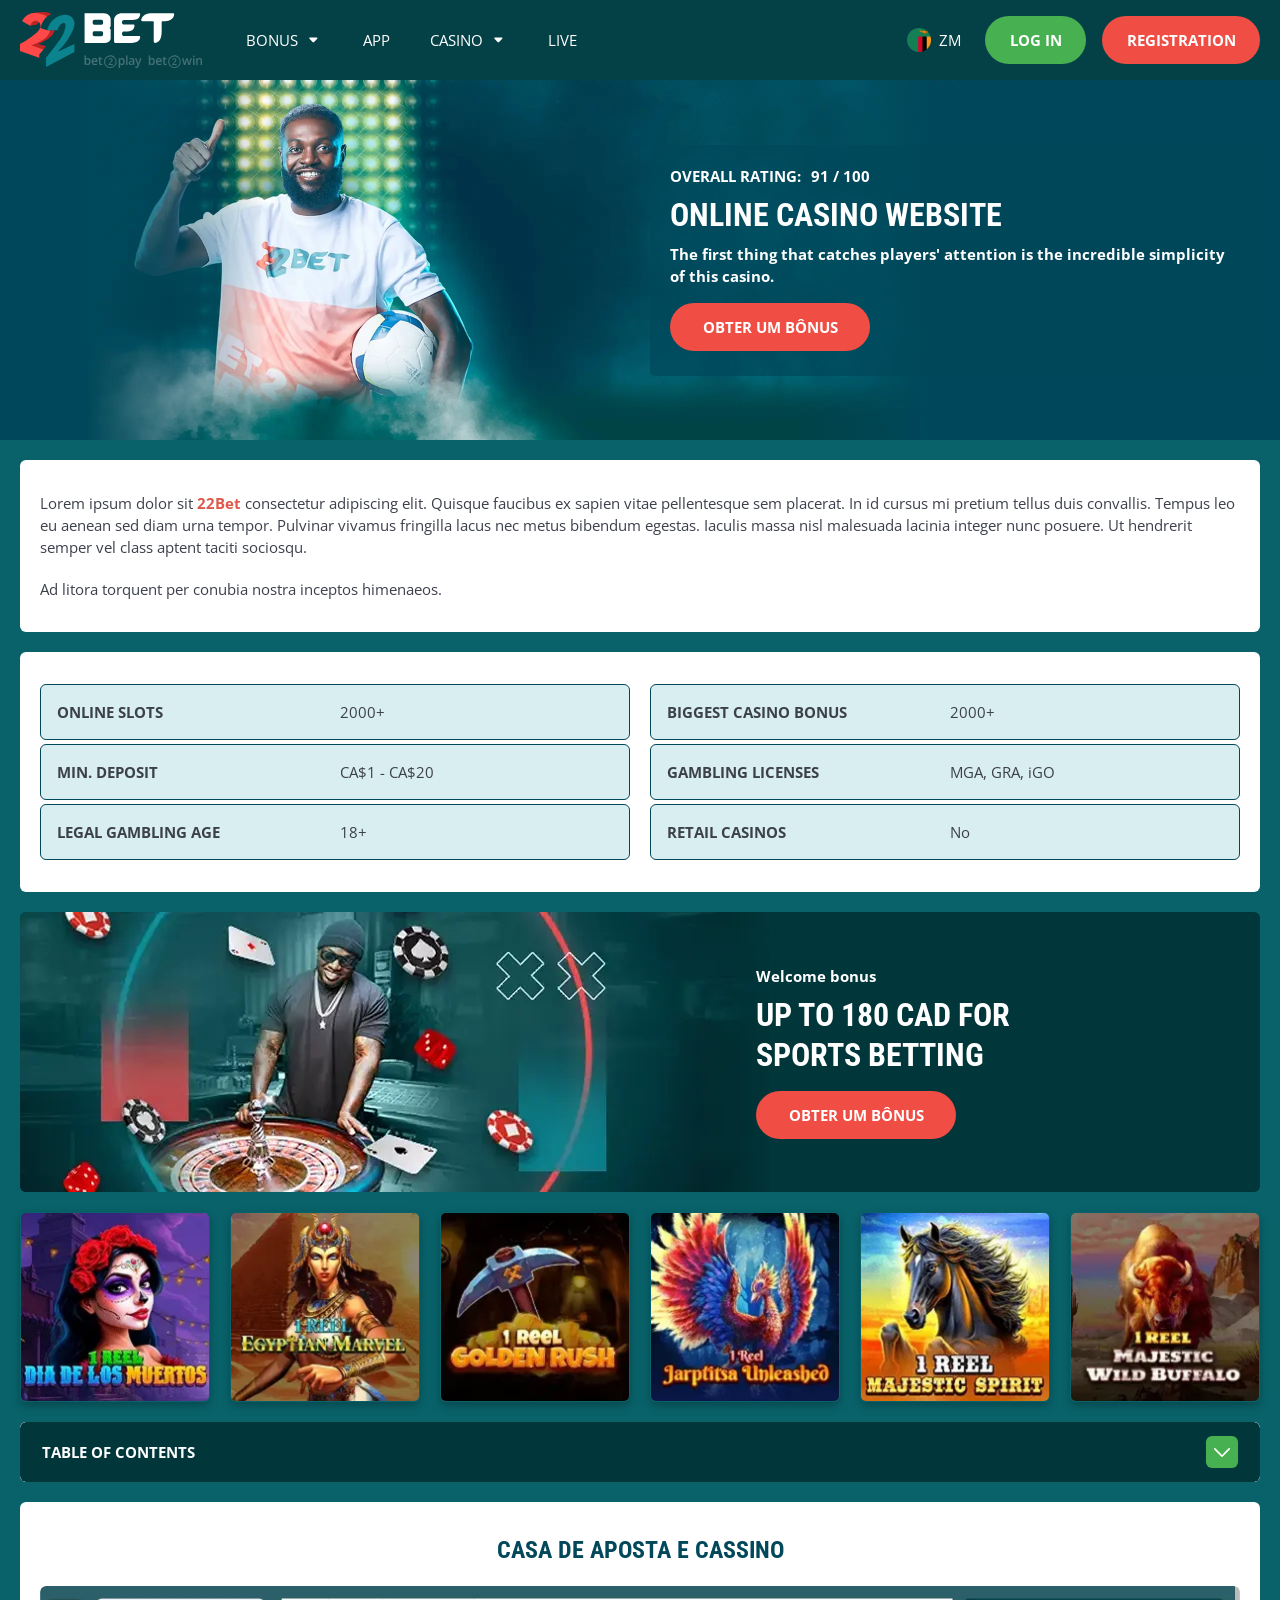
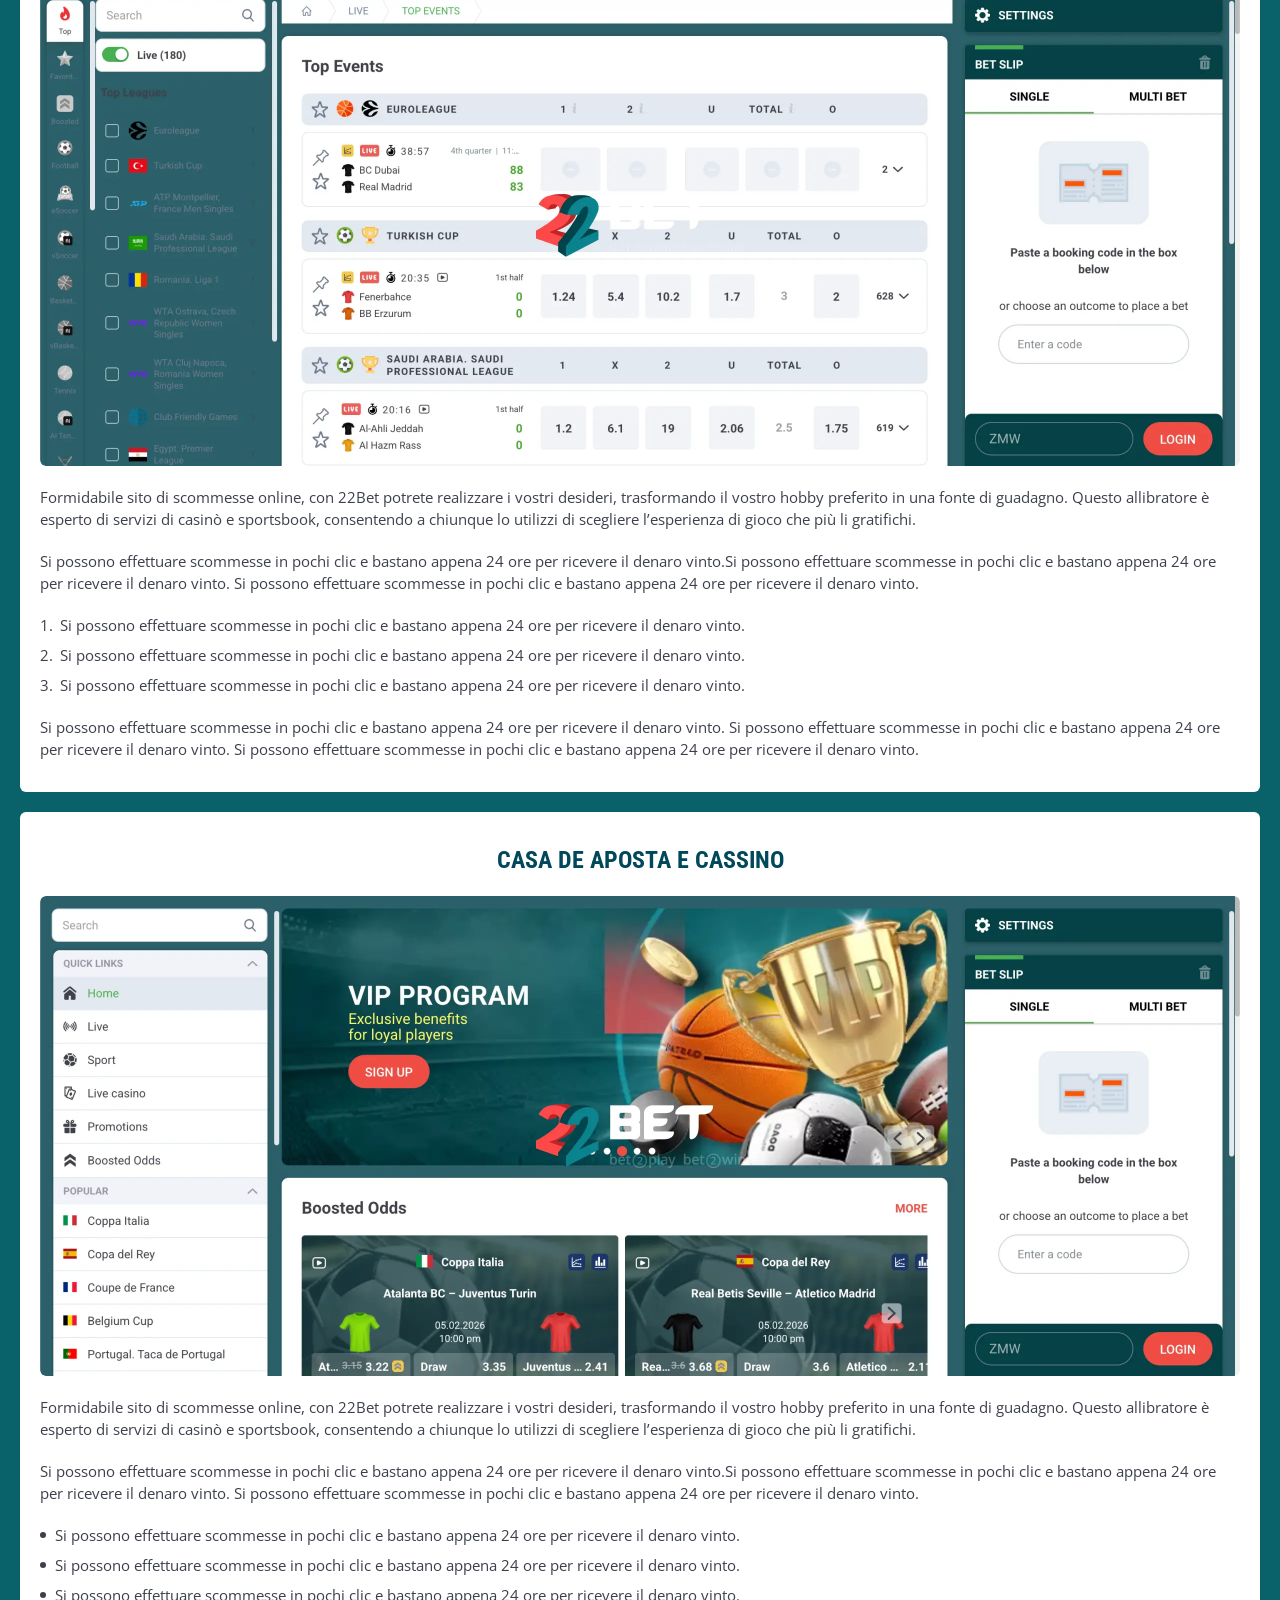
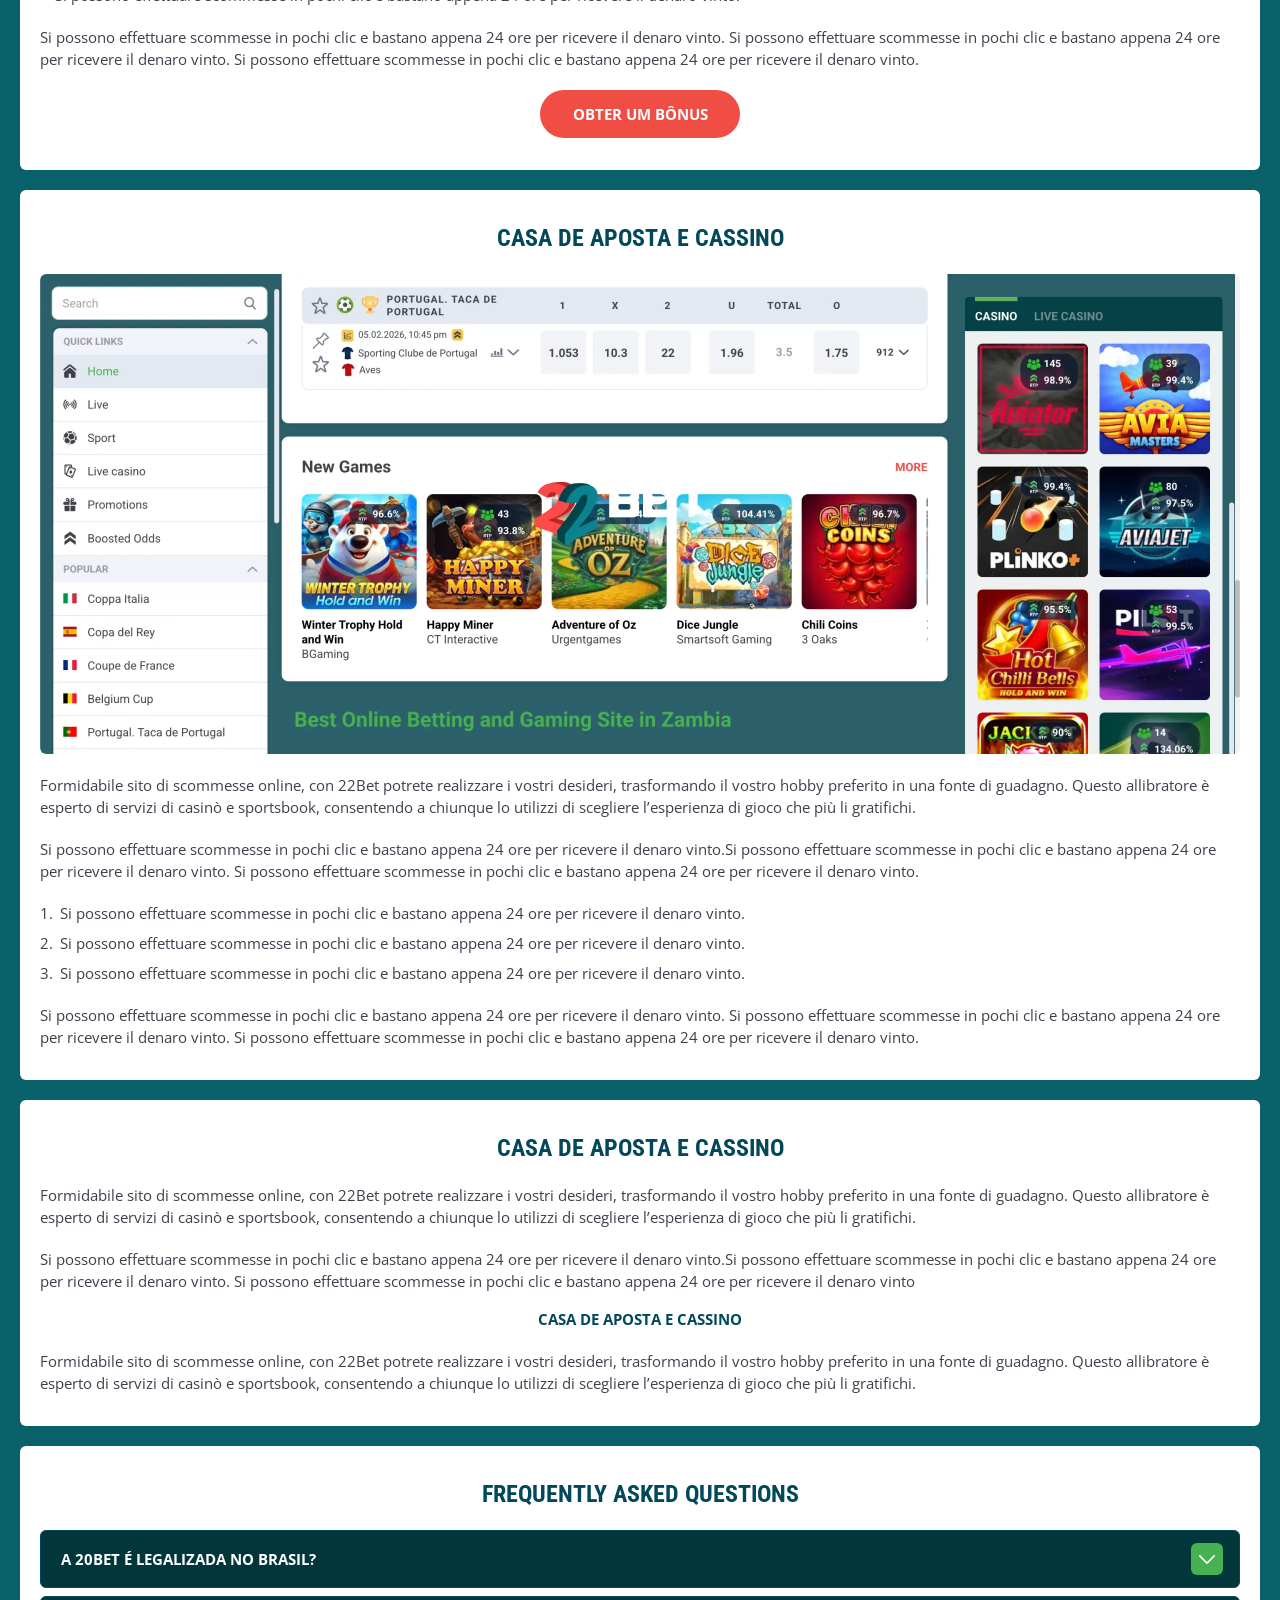
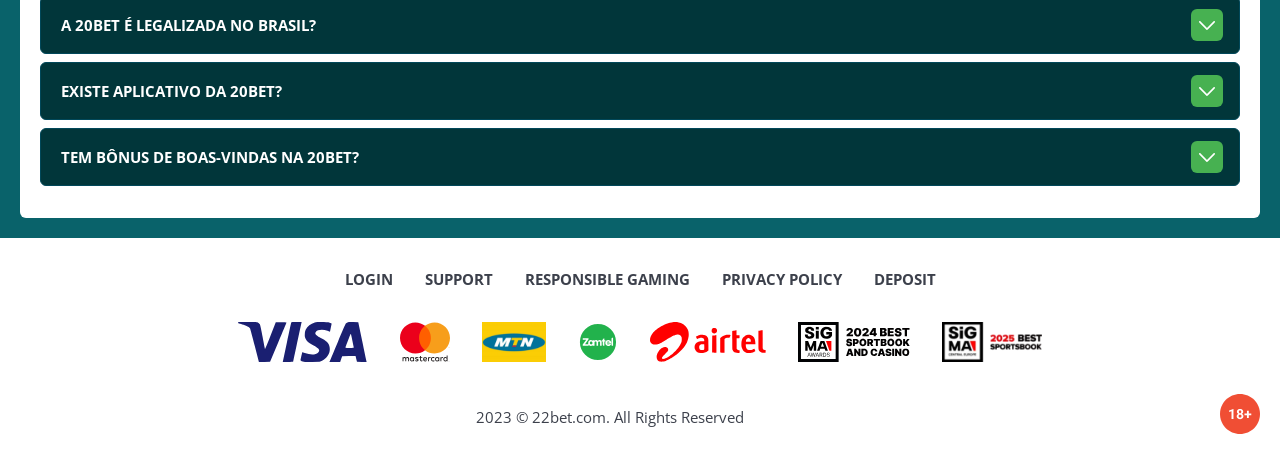
<file: index.html>
<!DOCTYPE html>
<html lang="zm">
  <head>
    <meta charset="UTF-8" />
   
    <meta name="viewport" content="width=device-width, initial-scale=1.0" />
    <title>22Bet </title>
    <meta name="description" content />
    <meta property="og:site_name" content />
    <meta property="og:title" content />
    <meta property="og:type" content="website" />
    <meta property="og:url" content />
    <meta property="og:image" content />
    <meta property="og:image:alt" content />
    <meta property="og:locale" content="zm" />
    <meta property="og:description" content />
    <link rel="preconnect" href="https://fonts.googleapis.com" />
    <link rel="preconnect" href="https://fonts.gstatic.com" crossorigin="anonymous" />
   <link href="https://fonts.googleapis.com/css2?family=Open+Sans:ital,wght@0,300..800;1,300..800&display=swap" rel="stylesheet">
<link href="https://fonts.googleapis.com/css?family=Roboto+Condensed&display=swap" rel="stylesheet">

   <link rel="stylesheet" href="./css/reset.css" />
    <link rel="stylesheet" href="./css/main.css" />
    <link rel="stylesheet" href="./css/media.css"/>
    <link rel="icon" href="./images/Group.png" type="image/x-icon"/>
    <script
    src="https://code.jquery.com/jquery-3.6.1.min.js"
    integrity="sha256-o88AwQnZB+VDvE9tvIXrMQaPlFFSUTR+nldQm1LuPXQ="
    crossorigin="anonymous"
  ></script>
  </head>
  <body>
    <header class="header">
      <section class="content header__content">
        <a href="./index.html" class="logo header__logo"
          ><img src="./images/logo.svg" alt="logo" title
        /></a>
        <button class="header__btn-menu" >
          <svg width="16px" height="16px" viewBox="0 0 16 16" xmlns="http://www.w3.org/2000/svg">
              <rect y="0" width="16" height="3" rx="1.5"></rect>
              <rect y="6.5" width="16" height="3" rx="1.5"></rect>
              <rect y="13" width="16" height="3" rx="1.5"></rect>
            </svg>
        </button>

          <nav class="menu header__menu">
            <ul class="header__menu-list">
                
              <li class="" >
              <div class="header__menu-wrapper">
                <div class="js-button-expander js-button-expander--menu" >
                <a href="./bonus.html" >
                <span>Bonus</span>
              </a>
              </div>
              <div class="header__menu-wrap js-expand-content js-expand-content--menu">
                <ul >
                  <li>
                    <a href="./freeSpins.html">
                    <span>Free Spins</span>
                  </a></li>
                  <li><a href="./promoCode.html">
                    <span>Promo Code</span>
                  </a>
                </li>
                  <li><a href="./welcomeBonus.html">
                    <span>Welcome Bonus</span>
                  </a>
                </li>
                <li><a href="./vip.html">
                    <span>VIP</span>
                  </a>
                </li>
                </ul>
              </div>
              </div>
               <a href="./bonus.html" class="header__menu-item">
                <span>Bonus</span>
              </a>
            </li>
              <li>
                <a href="./app.html">
                 App
                </a>
              </li>
              
              <li class="">
              <div class="header__menu-wrapper">
                <div class="js-button-expander js-button-expander--menu" >
                <a href="./casino.html" >
                <span> Casino</span>
              </a>
              </div>
              <div class="header__menu-wrap js-expand-content js-expand-content--menu">
                <ul >
                  <li>
                    <a href="./slots.html">
                    <span>Slots</span>
                  </a></li>
                 
                </ul>
              </div>
              </div>
               <a href="./casino.html" class="header__menu-item">
                <span>Casino</span>
              </a>
            </li>
               <li>
                <a href="./live.html">
               Live
                </a>
              </li>
              <li>
                    <a href="./freeSpins.html">
                    <span>Free Spins</span>
                  </a></li>
                  <li><a href="./promoCode.html">
                    <span>Promo Code</span>
                  </a>
                </li>
                  <li><a href="./welcomeBonus.html">
                    <span>Welcome Bonus</span>
                  </a>
                </li>
                <li><a href="./vip.html">
                    <span>VIP</span>
                  </a>
                </li>
             <li>
                    <a href="./slots.html">
                    <span>Slots</span>
                  </a></li>
             
             
            </ul>
            <div class="header__button header__button-menu " >
              <a href="#" class="button  button__login-menu">log in</a>
              <a href="#" class="button button__menu">registration</a>
            </div>
           
          </nav>
           <a href="" class="header__flag">
                <span><img src="./images/flag.png" alt="flag" title /></span>
                <span>zm</span>
              </a>
            <a href="#" class="button button__login">log in</a>
            <a href="#" class="button button__singup">registration</a>
            <!-- <div id="clock" class="header__time">00:00</div> -->
           
      </section>
    </header>
     <main class="main home main-page">
        <section class=" hero hero__page">
           
            <div class="background">
              <img src="./images/main/bg-main.webp" alt="hero" title />
              
            </div>
            <div class="hero__wrapper">
              <div class="hero__data">
                <div class="hero__rating" >
                  <p>Overall Rating:</p>
                 
                  <span >
                    <span >91</span>
                  <span>/</span> 
                  <span >100</span>
                  
                  </span>
                </div>
                <h1 class="title general hero__title">
                 Online Casino Website
                </h1>
                <p class="hero__text">The first thing that catches players' attention is the incredible simplicity of this casino.</p>
                <a href="#" class="button  hero__button">Obter um Bônus</a>
               
              </div>
             
            </div>
          </section>
      <section class="main__wrap main__wrap-page">
       
       <section class="content__wrapper content__wrapper-page">

         
        
       
          <section class="content article">
            <p>
             Lorem ipsum dolor sit <a href="#">22Bet</a> consectetur adipiscing elit. Quisque faucibus ex sapien vitae pellentesque sem placerat. In id cursus mi pretium tellus duis convallis. Tempus leo eu aenean sed diam urna tempor. Pulvinar vivamus fringilla lacus nec metus bibendum egestas. Iaculis massa nisl malesuada lacinia integer nunc posuere. Ut hendrerit semper vel class aptent taciti sociosqu.
            </p>
            <p>
             Ad litora torquent per conubia nostra inceptos himenaeos.
            </p>
          </section>
         
            <section class="content features">
           
              <table class="features__table">
               <tbody class="features__group">
                 
                   <tr>
                   <td>Online slots</td>
                   <td>2000+</td>
                  </tr>
                  <tr>
                   <td>Biggest casino bonus</td>
                   <td>2000+</td>
                  </tr>
                  <tr>
                   <td>Min. deposit</td>
                   <td>CA$1 - CA$20</td>
                  </tr>
              
                     <tr>
                     <td>Gambling licenses</td>
                     <td>MGA, GRA, iGO</td>
                   </tr>
                   <tr>
                     <td>Legal gambling age</td>
                     <td>18+</td>
                   </tr>
                   <tr>
                     <td>Retail casinos</td>
                     <td>No</td>
                   </tr>
                
               </tbody>
             </table>
            
         
           </section>  
             <section class="content banner">
            <div class="background  ">
<!--               
              <img src="./images/main/banner-main.webp" alt="banner" title />  -->
              <div class="background__decor  ">
              
              <img src="./images/main/decor-bannerMain.webp" alt="banner" title /> 
             
            </div>
            </div>
            <div class="banner__info">
              <p class="banner__subtitle">Welcome bonus</p>
              <h2 class="title high banner__title-main">
                  
               up to 180 CAD
for sports betting
              </h2>
            
              <a href="#" class="button banner__button">Obter um Bônus</a>
            </div>
          </section>
           <section class="content casino">
           
              <ul class="casino__list">
                <li class="casino__item">
                    <div class="casino__wrapper">
                      <img class="casino__img" src="./images/main/card-main1.webp" alt="" title>
                    <div class="casino__hover casino__hover-live">
                        
                        <div class="casino-box">
                            
                        <a href="#" class="button  casino__buttons">Play now</a>
                        </div>
                    </div>
                    </div>
                    
                </li>
                <li class="casino__item">
                  <div class="casino__wrapper">
                    <img class="casino__img" src="./images/main/card-main2.webp" alt="" title>
                <div class="casino__hover casino__hover-live">
                      
                        <div class="casino-box">
                            
                        <a href="#" class="button  casino__buttons">Play now</a>
                        </div>
                    </div>
                  </div>
                 
              </li>
              <li class="casino__item">
                <div class="casino__wrapper">
                  <img class="casino__img" src="./images/main/card-main3.webp" alt="" title>
               <div class="casino__hover casino__hover-live">
                        
                        <div class="casino-box">
                            
                        <a href="#" class="button  casino__buttons">Play now</a>
                        </div>
                    </div>
               
            </li>
             <li class="casino__item">
                <div class="casino__wrapper">
                  <img class="casino__img" src="./images/main/card-main4.webp" alt="" title>
               <div class="casino__hover casino__hover-live">
                        
                        <div class="casino-box">
                            
                        <a href="#" class="button  casino__buttons">Play now</a>
                        </div>
                    </div>
               
            </li>
             <li class="casino__item">
                <div class="casino__wrapper">
                  <img class="casino__img" src="./images/main/card-main5.webp" alt="" title>
               <div class="casino__hover casino__hover-live">
                        
                        <div class="casino-box">
                            
                        <a href="#" class="button  casino__buttons">Play now</a>
                        </div>
                    </div>
               
            </li>
            <li class="casino__item">
                <div class="casino__wrapper">
                  <img class="casino__img" src="./images/main/card-main6.webp" alt="" title>
               <div class="casino__hover casino__hover-live">
                        
                        <div class="casino-box">
                            
                        <a href="#" class="button  casino__buttons">Play now</a>
                        </div>
                    </div>
               
            </li>
    
      

              </ul>
         </section>
              <section class="content menu-review__content">
              

            
                <div class="menu__review-desk menu__review-content">Table of Contents</div>
                <ul class="menu__review menu__review-list">
                  <li><a href="#">Casa de Aposta e Cassino</a></li>
                    <li><a href="#">Casa de Aposta e Cassino</a></li>
                      <li><a href="#">Casa de Aposta e Cassino</a></li>
                        <li><a href="#">Casa de Aposta e Cassino</a></li>
                          <li><a href="#">Frequently Asked Questions</a></li>
                 
                </ul>
             
          
          </section>
          
        
          <section class="content article">
            <h2 class="title high article__title">Casa de Aposta e Cassino</h2>
             <div class="images">
              <img src="./images/main/image1-main.webp" alt="banner" title />
            </div>
            <p>
             Formidabile sito di scommesse online, con 22Bet potrete realizzare i vostri desideri, trasformando il vostro hobby preferito in una fonte di guadagno. Questo allibratore è esperto di servizi di casinò e sportsbook, consentendo a chiunque lo utilizzi di scegliere l’esperienza di gioco che più li gratifichi.
            </p>
            <p>
             Si possono effettuare scommesse in pochi clic e bastano appena 24 ore per ricevere il denaro vinto.Si possono effettuare scommesse in pochi clic e bastano appena 24 ore per ricevere il denaro vinto. Si possono effettuare scommesse in pochi clic e bastano appena 24 ore per ricevere il denaro vinto.
            </p>
           <ol>
              <li>Si possono effettuare scommesse in pochi clic e bastano appena 24 ore per ricevere il denaro vinto.</li>
              <li>Si possono effettuare scommesse in pochi clic e bastano appena 24 ore per ricevere il denaro vinto.</li>
              <li>Si possono effettuare scommesse in pochi clic e bastano appena 24 ore per ricevere il denaro vinto.</li>
            </ol>
            <p>Si possono effettuare scommesse in pochi clic e bastano appena 24 ore per ricevere il denaro vinto. Si possono effettuare scommesse in pochi clic e bastano appena 24 ore per ricevere il denaro vinto. Si possono effettuare scommesse in pochi clic e bastano appena 24 ore per ricevere il denaro vinto.</p>
          </section>
           <section class="content article">
            <h2 class="title high article__title">Casa de Aposta e Cassino</h2>
             <div class="images">
              <img src="./images/main/image2-main.webp" alt="banner" title />
            </div>
            <p>
             Formidabile sito di scommesse online, con 22Bet potrete realizzare i vostri desideri, trasformando il vostro hobby preferito in una fonte di guadagno. Questo allibratore è esperto di servizi di casinò e sportsbook, consentendo a chiunque lo utilizzi di scegliere l’esperienza di gioco che più li gratifichi.
            </p>
            <p>
             Si possono effettuare scommesse in pochi clic e bastano appena 24 ore per ricevere il denaro vinto.Si possono effettuare scommesse in pochi clic e bastano appena 24 ore per ricevere il denaro vinto. Si possono effettuare scommesse in pochi clic e bastano appena 24 ore per ricevere il denaro vinto.
            </p>
           <ul>
              <li>Si possono effettuare scommesse in pochi clic e bastano appena 24 ore per ricevere il denaro vinto.</li>
              <li>Si possono effettuare scommesse in pochi clic e bastano appena 24 ore per ricevere il denaro vinto.</li>
              <li>Si possono effettuare scommesse in pochi clic e bastano appena 24 ore per ricevere il denaro vinto.</li>
            </ul>
            <p>Si possono effettuare scommesse in pochi clic e bastano appena 24 ore per ricevere il denaro vinto. Si possono effettuare scommesse in pochi clic e bastano appena 24 ore per ricevere il denaro vinto. Si possono effettuare scommesse in pochi clic e bastano appena 24 ore per ricevere il denaro vinto.</p>
         <a href="#" class="button">Obter um Bônus</a>
          </section>
           <section class="content article">
            <h2 class="title high article__title">Casa de Aposta e Cassino</h2>
             <div class="images">
              <img src="./images/main/image3-main.webp" alt="banner" title />
            </div>
            <p>
             Formidabile sito di scommesse online, con 22Bet potrete realizzare i vostri desideri, trasformando il vostro hobby preferito in una fonte di guadagno. Questo allibratore è esperto di servizi di casinò e sportsbook, consentendo a chiunque lo utilizzi di scegliere l’esperienza di gioco che più li gratifichi.
            </p>
            <p>
             Si possono effettuare scommesse in pochi clic e bastano appena 24 ore per ricevere il denaro vinto.Si possono effettuare scommesse in pochi clic e bastano appena 24 ore per ricevere il denaro vinto. Si possono effettuare scommesse in pochi clic e bastano appena 24 ore per ricevere il denaro vinto.
            </p>
           <ol>
              <li>Si possono effettuare scommesse in pochi clic e bastano appena 24 ore per ricevere il denaro vinto.</li>
              <li>Si possono effettuare scommesse in pochi clic e bastano appena 24 ore per ricevere il denaro vinto.</li>
              <li>Si possono effettuare scommesse in pochi clic e bastano appena 24 ore per ricevere il denaro vinto.</li>
            </ol>
            <p>Si possono effettuare scommesse in pochi clic e bastano appena 24 ore per ricevere il denaro vinto. Si possono effettuare scommesse in pochi clic e bastano appena 24 ore per ricevere il denaro vinto. Si possono effettuare scommesse in pochi clic e bastano appena 24 ore per ricevere il denaro vinto.</p>
          </section>
           <section class="content article">
            <h2 class="title high article__title">Casa de Aposta e Cassino</h2>
            <p>Formidabile sito di scommesse online, con 22Bet potrete realizzare i vostri desideri, trasformando il vostro hobby preferito in una fonte di guadagno. Questo allibratore è esperto di servizi di casinò e sportsbook, consentendo a chiunque lo utilizzi di scegliere l’esperienza di gioco che più li gratifichi.</p>
            <p>Si possono effettuare scommesse in pochi clic e bastano appena 24 ore per ricevere il denaro vinto.Si possono effettuare scommesse in pochi clic e bastano appena 24 ore per ricevere il denaro vinto. Si possono effettuare scommesse in pochi clic e bastano appena 24 ore per ricevere il denaro vinto</p>
            <h3>Casa de Aposta e Cassino</h3>
            <p>Formidabile sito di scommesse online, con 22Bet potrete realizzare i vostri desideri, trasformando il vostro hobby preferito in una fonte di guadagno. Questo allibratore è esperto di servizi di casinò e sportsbook, consentendo a chiunque lo utilizzi di scegliere l’esperienza di gioco che più li gratifichi.</p>
           </section>

          <section class="content faq">
            <h2 class="title high faq__title">Frequently Asked Questions</h2>
            <ul class="faq__list " >
              <li class="faq__item"  >
                <h3 class="title medium faq__subtitle js-button-expander js-button-expander--faq"  >A 20Bet é legalizada no Brasil?
                 </h3>
                <div  class="faq__answer js-expand-content js-expand-content--faq" >
                  <p  >
                    Sim, a casa de apostas tem licença emitida por Curaçao, que é reconhecida no Brasil e a permite atuar por aqui.
                  </p>
                </div>
              </li>
              <li class="faq__item"  >
                <h3 class="title medium faq__subtitle js-button-expander js-button-expander--faq"  >A 20Bet é legalizada no Brasil?</h3>
                <div class="faq__answer js-expand-content js-expand-content--faq" >
                  <p  >
                    Sim, a casa de apostas tem licença emitida por Curaçao, que é reconhecida no Brasil e a permite atuar por aqui.
                  </p>
                </div>
              </li> 
              <li class="faq__item"  >
                <h3 class="title medium faq__subtitle js-button-expander js-button-expander--faq"  >Existe aplicativo da 20Bet?</h3>
                <div class="faq__answer js-expand-content js-expand-content--faq" >
                  <p  >
                   Sim, disponível para sistemas operacionais iOS e Android.
                  </p>
                </div>
              </li> 
              <li class="faq__item"  >
                <h3 class="title medium faq__subtitle js-button-expander js-button-expander--faq"  >Tem bônus de boas-vindas na 20Bet?</h3>
                <div class="faq__answer js-expand-content js-expand-content--faq" >
                  <p  >
                   O pacote especial para novos usuários da 20Bet paga 100% sobre o primeiro depósito, com limite de 600 BRL.
                  </p>
                </div>
              </li> 
             
            </ul>
          </section>
          
        </section> 
      
        <div class=""  onclick="scrollToTop()">
          <button class="main__arrow" id="scrollToTopBtn"></button>
        </div> 
        
      </section>
    </main> 
     <footer class=" footer ">
      <section class="content footer__content">
        <ul class="footer__menu">
         <li><a href="./login.html">Login</a></li>
         <li><a href="./support.html">Support</a></li>
         <li><a href="./responsible.html">Responsible Gaming</a></li>
         <li><a href="./policy.html">Privacy Policy</a></li>
         <li><a href="./deposit.html">Deposit</a></li>
        </ul>
       
          <ul class="footer__cards-list">
           
            <li>
              <a href="#"
                ><img src="./images/footer-img1.svg" alt="cardpay" title
              /></a>
            </li>
             <li>
              <a href="#"
                ><img src="./images/footer-img2.svg" alt="cardpay" title
              /></a>
            </li>
             <li>
              <a href="#"
                ><img src="./images/footer-img3.svg" alt="cardpay" title
              /></a>
            </li>
             <li>
              <a href="#"
                ><img src="./images/footer-img4.svg" alt="cardpay" title
              /></a>
            </li>
             <li>
              <a href="#"
                ><img src="./images/footer-img5.svg" alt="cardpay" title
              /></a>
            </li>
             <li>
              <a href="#"
                ><img src="./images/footer-img6.svg" alt="cardpay" title
              /></a>
            </li>
             <li>
              <a href="#"
                ><img src="./images/footer-img7.svg" alt="cardpay" title
              /></a>
            </li>
           
            
          </ul>
       
        <div class="footer__wrapp">
          <div class="footer__text">
           
            <p>2023 &copy; 22bet.com. All Rights Reserved
</p>
           
          </div>
          <div class="footer__age">
            <img src="./images/age.svg" alt="age" title />
          </div>
        </div>
      
      </section>
    </footer>
    <script src="./js/arrowUp.js" defer></script>
    <script src="./js/sidebar.js" defer></script>
    <script src="./js/expander.js" defer></script>
    <script src="./js/mobile-menu.js" defer></script>
    <!-- <script src="./js/clock.js" defer></script> -->
  </body>
</html>
</file>
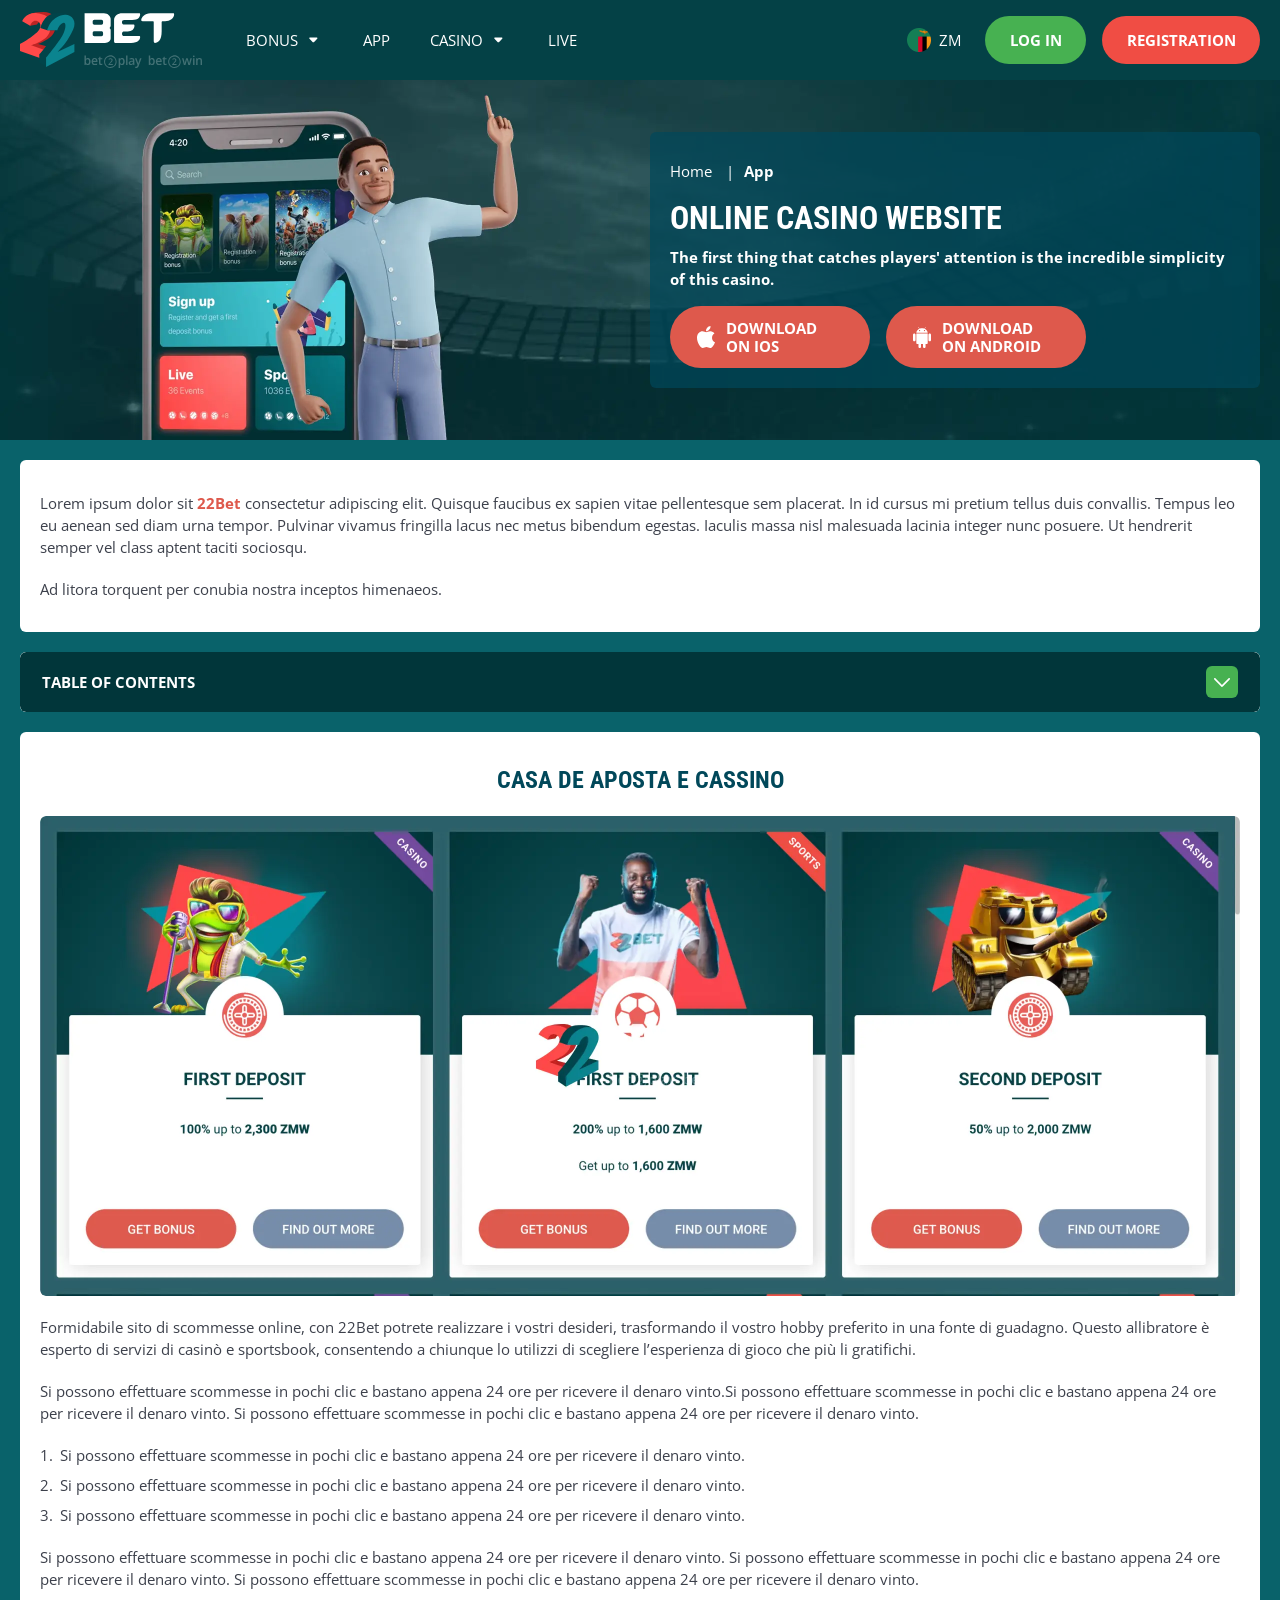
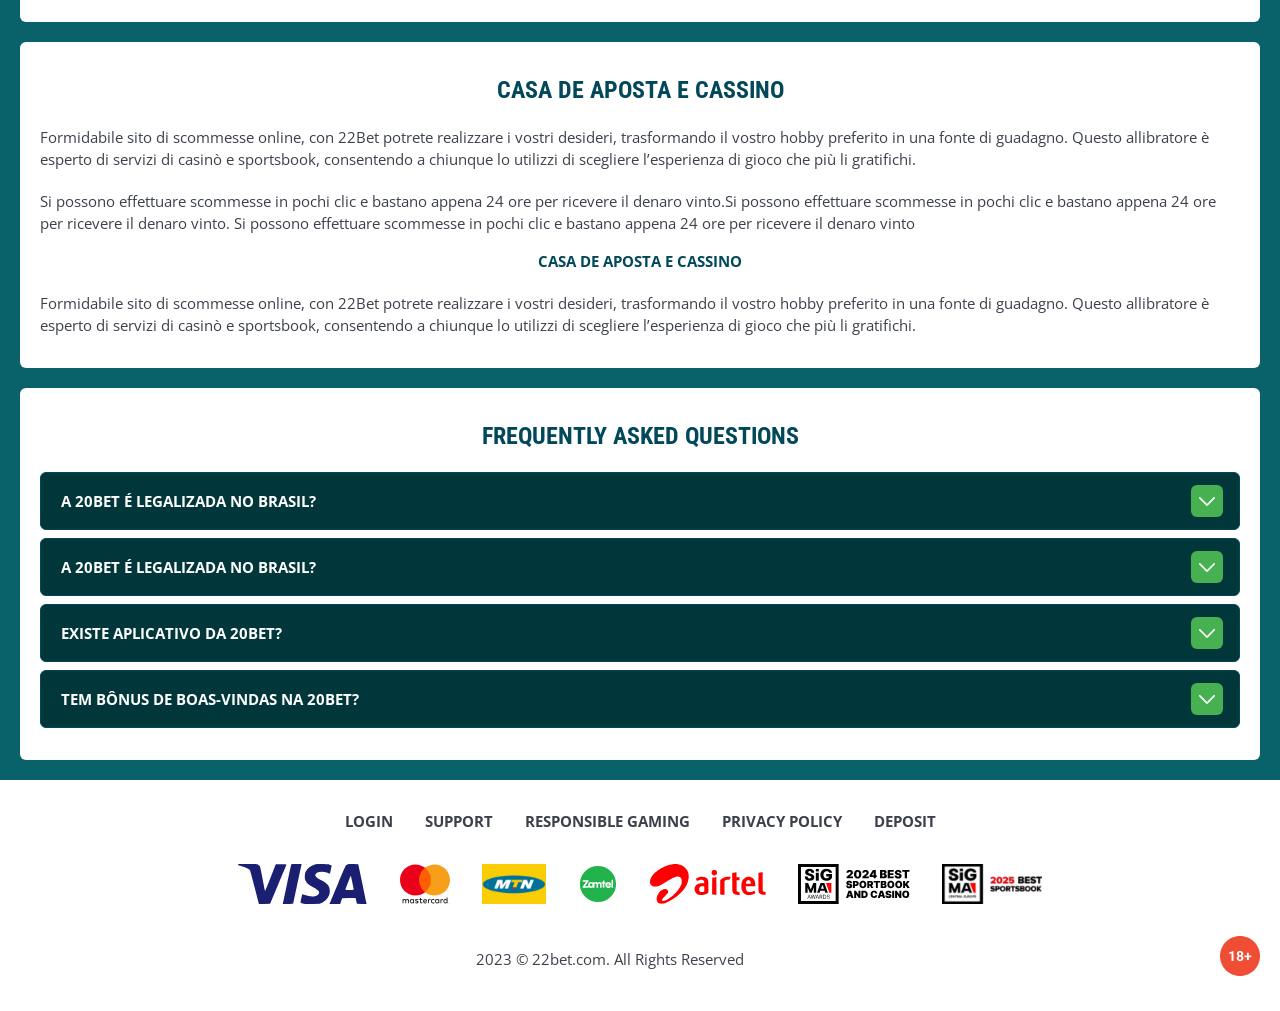
<file: app.html>
<!DOCTYPE html>
<html lang="zm">
  <head>
    <meta charset="UTF-8" />
   
    <meta name="viewport" content="width=device-width, initial-scale=1.0" />
    <title>22Bet </title>
    <meta name="description" content />
    <meta property="og:site_name" content />
    <meta property="og:title" content />
    <meta property="og:type" content="website" />
    <meta property="og:url" content />
    <meta property="og:image" content />
    <meta property="og:image:alt" content />
    <meta property="og:locale" content="zm" />
    <meta property="og:description" content />
    <link rel="preconnect" href="https://fonts.googleapis.com" />
    <link rel="preconnect" href="https://fonts.gstatic.com" crossorigin="anonymous" />
   <link href="https://fonts.googleapis.com/css2?family=Open+Sans:ital,wght@0,300..800;1,300..800&display=swap" rel="stylesheet">
<link href="https://fonts.googleapis.com/css?family=Roboto+Condensed&display=swap" rel="stylesheet">

   <link rel="stylesheet" href="./css/reset.css" />
    <link rel="stylesheet" href="./css/main.css" />
    <link rel="stylesheet" href="./css/media.css"/>
    <link rel="icon" href="./images/Group.png" type="image/x-icon"/>
    <script
    src="https://code.jquery.com/jquery-3.6.1.min.js"
    integrity="sha256-o88AwQnZB+VDvE9tvIXrMQaPlFFSUTR+nldQm1LuPXQ="
    crossorigin="anonymous"
  ></script>
  </head>
  <body>
    <header class="header">
      <section class="content header__content">
        <a href="./index.html" class="logo header__logo"
          ><img src="./images/logo.svg" alt="logo" title
        /></a>
        <button class="header__btn-menu" >
          <svg width="16px" height="16px" viewBox="0 0 16 16" xmlns="http://www.w3.org/2000/svg">
              <rect y="0" width="16" height="3" rx="1.5"></rect>
              <rect y="6.5" width="16" height="3" rx="1.5"></rect>
              <rect y="13" width="16" height="3" rx="1.5"></rect>
            </svg>
        </button>

          <nav class="menu header__menu">
            <ul class="header__menu-list">
                
              <li class="">
              <div class="header__menu-wrapper">
                <div class="js-button-expander js-button-expander--menu" >
                <a href="./bonus.html" >
                <span>Bonus</span>
              </a>
              </div>
              <div class="header__menu-wrap js-expand-content js-expand-content--menu">
                <ul >
                  <li>
                    <a href="./freeSpins.html">
                    <span>Free Spins</span>
                  </a></li>
                  <li><a href="./promoCode.html">
                    <span>Promo Code</span>
                  </a>
                </li>
                  <li><a href="./welcomeBonus.html">
                    <span>Welcome Bonus</span>
                  </a>
                </li>
                <li><a href="./vip.html">
                    <span>VIP</span>
                  </a>
                </li>
                </ul>
              </div>
              </div>
               <a href="./bonus.html" class="header__menu-item">
                <span>Bonus</span>
              </a>
            </li>
              <li>
                <a href="./app.html">
                 App
                </a>
              </li>
              
              <li class="">
              <div class="header__menu-wrapper">
                <div class="js-button-expander js-button-expander--menu" >
                <a href="./casino.html" >
                <span> Casino</span>
              </a>
              </div>
              <div class="header__menu-wrap js-expand-content js-expand-content--menu">
                <ul >
                  <li>
                    <a href="./slots.html">
                    <span>Slots</span>
                  </a></li>
                 
                </ul>
              </div>
              </div>
               <a href="./casino.html" class="header__menu-item">
                <span>Casino</span>
              </a>
            </li>
               <li>
                <a href="./live.html">
               Live
                </a>
              </li>
              <li>
                    <a href="./freeSpins.html">
                    <span>Free Spins</span>
                  </a></li>
                  <li><a href="./promoCode.html">
                    <span>Promo Code</span>
                  </a>
                </li>
                  <li><a href="./welcomeBonus.html">
                    <span>Welcome Bonus</span>
                  </a>
                </li>
                <li><a href="./vip.html">
                    <span>VIP</span>
                  </a>
                </li>
             <li>
                    <a href="./slots.html">
                    <span>Slots</span>
                  </a></li>
             
             
            </ul>
            <div class="header__button header__button-menu " >
              <a href="#" class="button  button__login-menu">log in</a>
              <a href="#" class="button button__menu">registration</a>
            </div>
           
          </nav>
           <a href="" class="header__flag">
                <span><img src="./images/flag.png" alt="flag" title /></span>
                <span>zm</span>
              </a>
            <a href="#" class="button button__login">log in</a>
            <a href="#" class="button button__singup">registration</a>
            <!-- <div id="clock" class="header__time">00:00</div>
            -->
      </section>
    </header>
     <main class="main home main-page">
        <section class=" hero hero__page hero__page-app">
           
            <div class="background ">
              <img src="./images/app/bg-app.webp" alt="hero" title />
              
            </div>
            <div class="hero__wrapper hero__wrapper-page">
              <div class="hero__data hero__data-app">
                <ul
                class="breadcrumbs "
                
              >
                <li
                  
                >
                  <a href="#" >
                    <span >Home</span></a
                  >
                 
                </li>
                <li
                  
                >
                  <a href="#" > <span >App</span></a>
                 
                </li>
              </ul>
                <h1 class="title general hero__title">
                  Online Casino Website
                </h1>
                 <p class="hero__text">The first thing that catches players' attention is the incredible simplicity of this casino.</p>
               
              <div class="banner__content banner__content-app">
             
                  <a href="#" class="banner__btn banner__btn-app">
                    <img src="./images/main/apple-app.svg" alt="icon" title>
                   Download </br>
on iOS
                  </a>
                  <a href="#" class="banner__btn banner__btn-android"
                    > <img src="./images/main/android-app.svg" alt="icon" title>Download </br>
on Android</a
                  >
                </div>
              </div>
             
            </div>
          </section>
      <section class="main__wrap main__wrap-page">
       
       <section class="content__wrapper content__wrapper-page">

         
        
       
          <section class="content article">
            <p>
             Lorem ipsum dolor sit <a href="#">22Bet</a> consectetur adipiscing elit. Quisque faucibus ex sapien vitae pellentesque sem placerat. In id cursus mi pretium tellus duis convallis. Tempus leo eu aenean sed diam urna tempor. Pulvinar vivamus fringilla lacus nec metus bibendum egestas. Iaculis massa nisl malesuada lacinia integer nunc posuere. Ut hendrerit semper vel class aptent taciti sociosqu.
            </p>
            <p>
             Ad litora torquent per conubia nostra inceptos himenaeos.
            </p>
          </section>
         
              <section class="content menu-review__content">
              

            
                <div class="menu__review-desk menu__review-content">Table of Contents</div>
                <ul class="menu__review menu__review-list">
                  <li><a href="#">Casa de Aposta e Cassino</a></li>
                    <li><a href="#">Casa de Aposta e Cassino</a></li>
                      <li><a href="#">Casa de Aposta e Cassino</a></li>
                        <li><a href="#">Casa de Aposta e Cassino</a></li>
                          <li><a href="#">Frequently Asked Questions</a></li>
                 
                </ul>
             
          
          </section>
          
        
          <section class="content article">
            <h2 class="title high article__title">Casa de Aposta e Cassino</h2>
             <div class="images">
              <img src="./images/app/image1-app.webp" alt="banner" title />
            </div>
            <p>
             Formidabile sito di scommesse online, con 22Bet potrete realizzare i vostri desideri, trasformando il vostro hobby preferito in una fonte di guadagno. Questo allibratore è esperto di servizi di casinò e sportsbook, consentendo a chiunque lo utilizzi di scegliere l’esperienza di gioco che più li gratifichi.
            </p>
            <p>
             Si possono effettuare scommesse in pochi clic e bastano appena 24 ore per ricevere il denaro vinto.Si possono effettuare scommesse in pochi clic e bastano appena 24 ore per ricevere il denaro vinto. Si possono effettuare scommesse in pochi clic e bastano appena 24 ore per ricevere il denaro vinto.
            </p>
           <ol>
              <li>Si possono effettuare scommesse in pochi clic e bastano appena 24 ore per ricevere il denaro vinto.</li>
              <li>Si possono effettuare scommesse in pochi clic e bastano appena 24 ore per ricevere il denaro vinto.</li>
              <li>Si possono effettuare scommesse in pochi clic e bastano appena 24 ore per ricevere il denaro vinto.</li>
            </ol>
            <p>Si possono effettuare scommesse in pochi clic e bastano appena 24 ore per ricevere il denaro vinto. Si possono effettuare scommesse in pochi clic e bastano appena 24 ore per ricevere il denaro vinto. Si possono effettuare scommesse in pochi clic e bastano appena 24 ore per ricevere il denaro vinto.</p>
          </section>
         
         
           <section class="content article">
            <h2 class="title high article__title">Casa de Aposta e Cassino</h2>
            <p>Formidabile sito di scommesse online, con 22Bet potrete realizzare i vostri desideri, trasformando il vostro hobby preferito in una fonte di guadagno. Questo allibratore è esperto di servizi di casinò e sportsbook, consentendo a chiunque lo utilizzi di scegliere l’esperienza di gioco che più li gratifichi.</p>
            <p>Si possono effettuare scommesse in pochi clic e bastano appena 24 ore per ricevere il denaro vinto.Si possono effettuare scommesse in pochi clic e bastano appena 24 ore per ricevere il denaro vinto. Si possono effettuare scommesse in pochi clic e bastano appena 24 ore per ricevere il denaro vinto</p>
            <h3>Casa de Aposta e Cassino</h3>
            <p>Formidabile sito di scommesse online, con 22Bet potrete realizzare i vostri desideri, trasformando il vostro hobby preferito in una fonte di guadagno. Questo allibratore è esperto di servizi di casinò e sportsbook, consentendo a chiunque lo utilizzi di scegliere l’esperienza di gioco che più li gratifichi.</p>
           </section>

          <section class="content faq">
            <h2 class="title high faq__title">Frequently Asked Questions</h2>
            <ul class="faq__list " >
              <li class="faq__item"  >
                <h3 class="title medium faq__subtitle js-button-expander js-button-expander--faq"  >A 20Bet é legalizada no Brasil?
                 </h3>
                <div  class="faq__answer js-expand-content js-expand-content--faq" >
                  <p  >
                    Sim, a casa de apostas tem licença emitida por Curaçao, que é reconhecida no Brasil e a permite atuar por aqui.
                  </p>
                </div>
              </li>
              <li class="faq__item"  >
                <h3 class="title medium faq__subtitle js-button-expander js-button-expander--faq"  >A 20Bet é legalizada no Brasil?</h3>
                <div class="faq__answer js-expand-content js-expand-content--faq" >
                  <p  >
                    Sim, a casa de apostas tem licença emitida por Curaçao, que é reconhecida no Brasil e a permite atuar por aqui.
                  </p>
                </div>
              </li> 
              <li class="faq__item"  >
                <h3 class="title medium faq__subtitle js-button-expander js-button-expander--faq"  >Existe aplicativo da 20Bet?</h3>
                <div class="faq__answer js-expand-content js-expand-content--faq" >
                  <p  >
                   Sim, disponível para sistemas operacionais iOS e Android.
                  </p>
                </div>
              </li> 
              <li class="faq__item"  >
                <h3 class="title medium faq__subtitle js-button-expander js-button-expander--faq"  >Tem bônus de boas-vindas na 20Bet?</h3>
                <div class="faq__answer js-expand-content js-expand-content--faq" >
                  <p  >
                   O pacote especial para novos usuários da 20Bet paga 100% sobre o primeiro depósito, com limite de 600 BRL.
                  </p>
                </div>
              </li> 
             
            </ul>
          </section>
          
        </section> 
      
        <div class=""  onclick="scrollToTop()">
          <button class="main__arrow" id="scrollToTopBtn"></button>
        </div> 
        
      </section>
    </main> 
 <footer class=" footer ">
      <section class="content footer__content">
        <ul class="footer__menu">
         <li><a href="./login.html">Login</a></li>
         <li><a href="./support.html">Support</a></li>
         <li><a href="./responsible.html">Responsible Gaming</a></li>
         <li><a href="./policy.html">Privacy Policy</a></li>
         <li><a href="./deposit.html">Deposit</a></li>
        </ul>
       
         
          <ul class="footer__cards-list">
           
            <li>
              <a href="#"
                ><img src="./images/footer-img1.svg" alt="cardpay" title
              /></a>
            </li>
             <li>
              <a href="#"
                ><img src="./images/footer-img2.svg" alt="cardpay" title
              /></a>
            </li>
             <li>
              <a href="#"
                ><img src="./images/footer-img3.svg" alt="cardpay" title
              /></a>
            </li>
             <li>
              <a href="#"
                ><img src="./images/footer-img4.svg" alt="cardpay" title
              /></a>
            </li>
             <li>
              <a href="#"
                ><img src="./images/footer-img5.svg" alt="cardpay" title
              /></a>
            </li>
             <li>
              <a href="#"
                ><img src="./images/footer-img6.svg" alt="cardpay" title
              /></a>
            </li>
             <li>
              <a href="#"
                ><img src="./images/footer-img7.svg" alt="cardpay" title
              /></a>
            </li>
           
            
          </ul>
       
        <div class="footer__wrapp">
          <div class="footer__text">
           
            <p>2023 &copy; 22bet.com. All Rights Reserved
</p>
           
          </div>
          <div class="footer__age">
            <img src="./images/age.svg" alt="age" title />
          </div>
        </div>
      
      </section>
    </footer>
    <script src="./js/arrowUp.js" defer></script>
    <script src="./js/sidebar.js" defer></script>
    <script src="./js/expander.js" defer></script>
    <script src="./js/mobile-menu.js" defer></script>
    <!-- <script src="./js/clock.js" defer></script> -->
  </body>
</html>
</file>
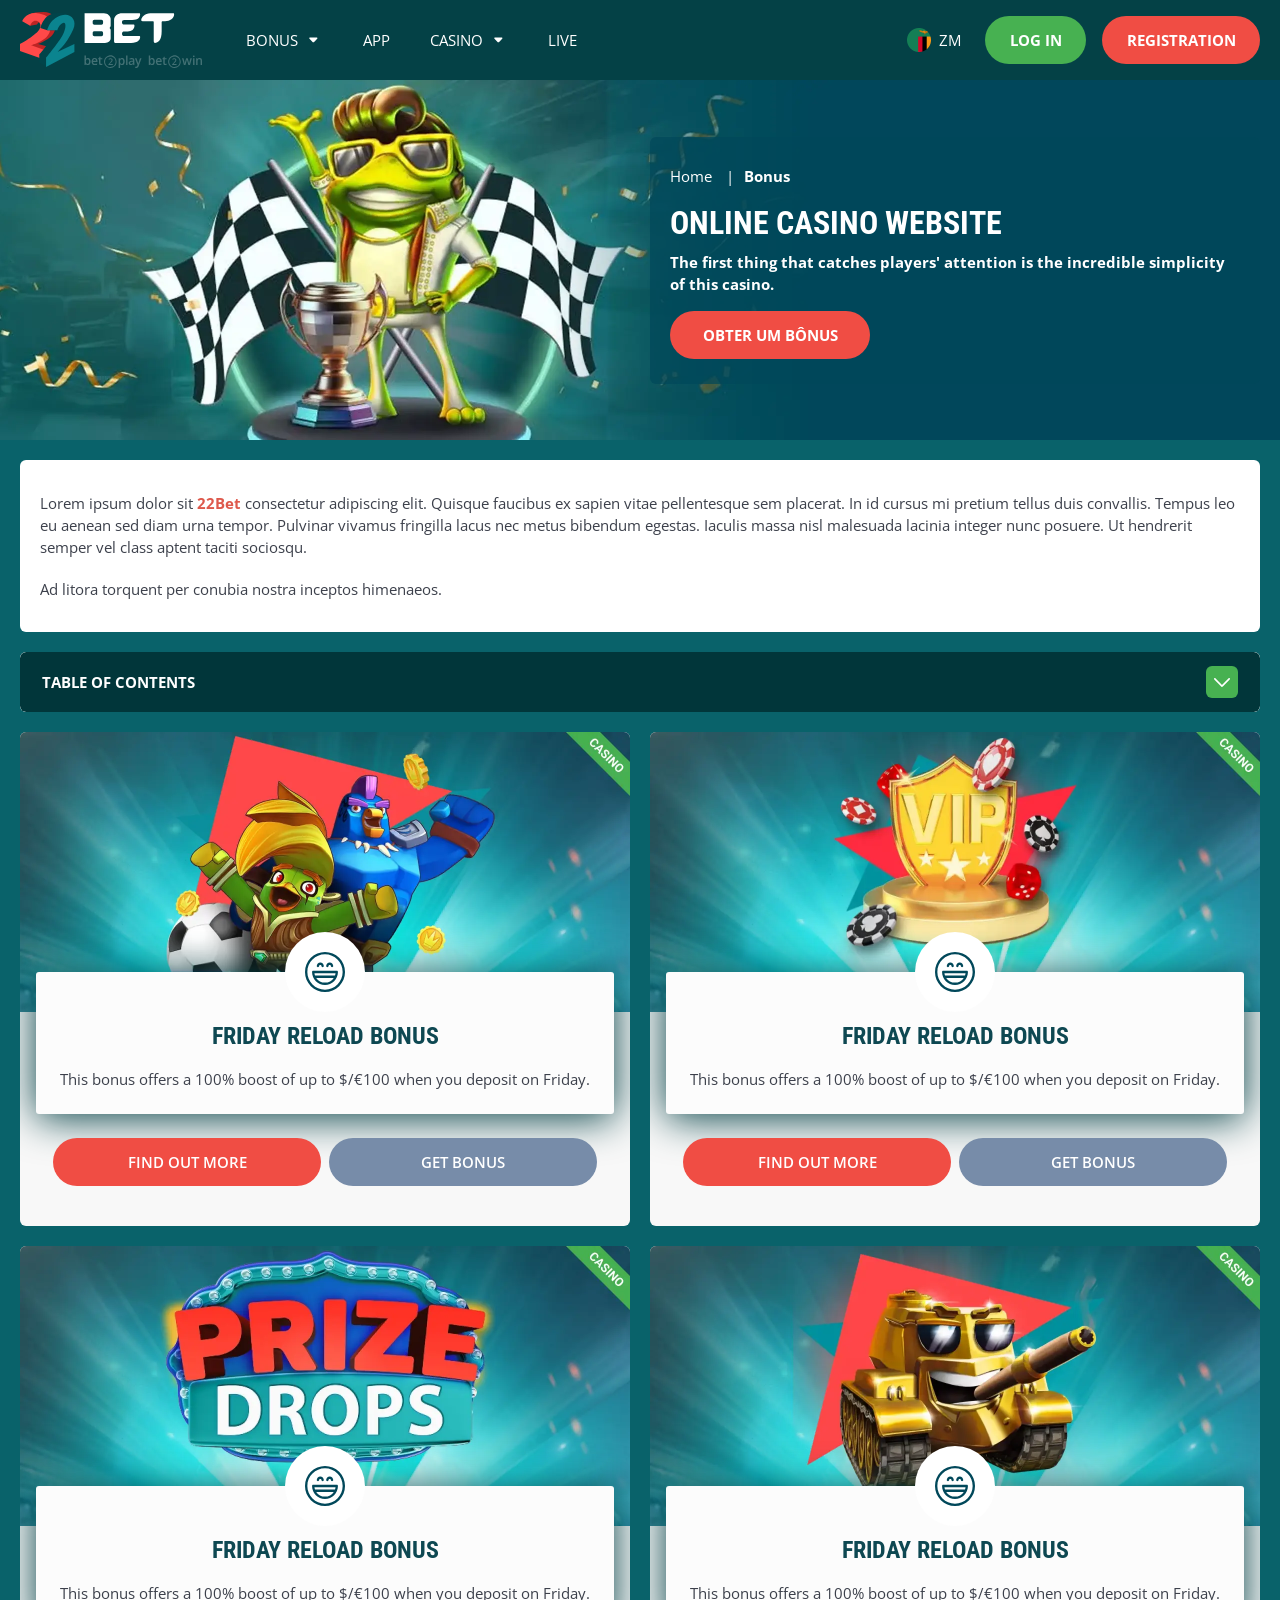
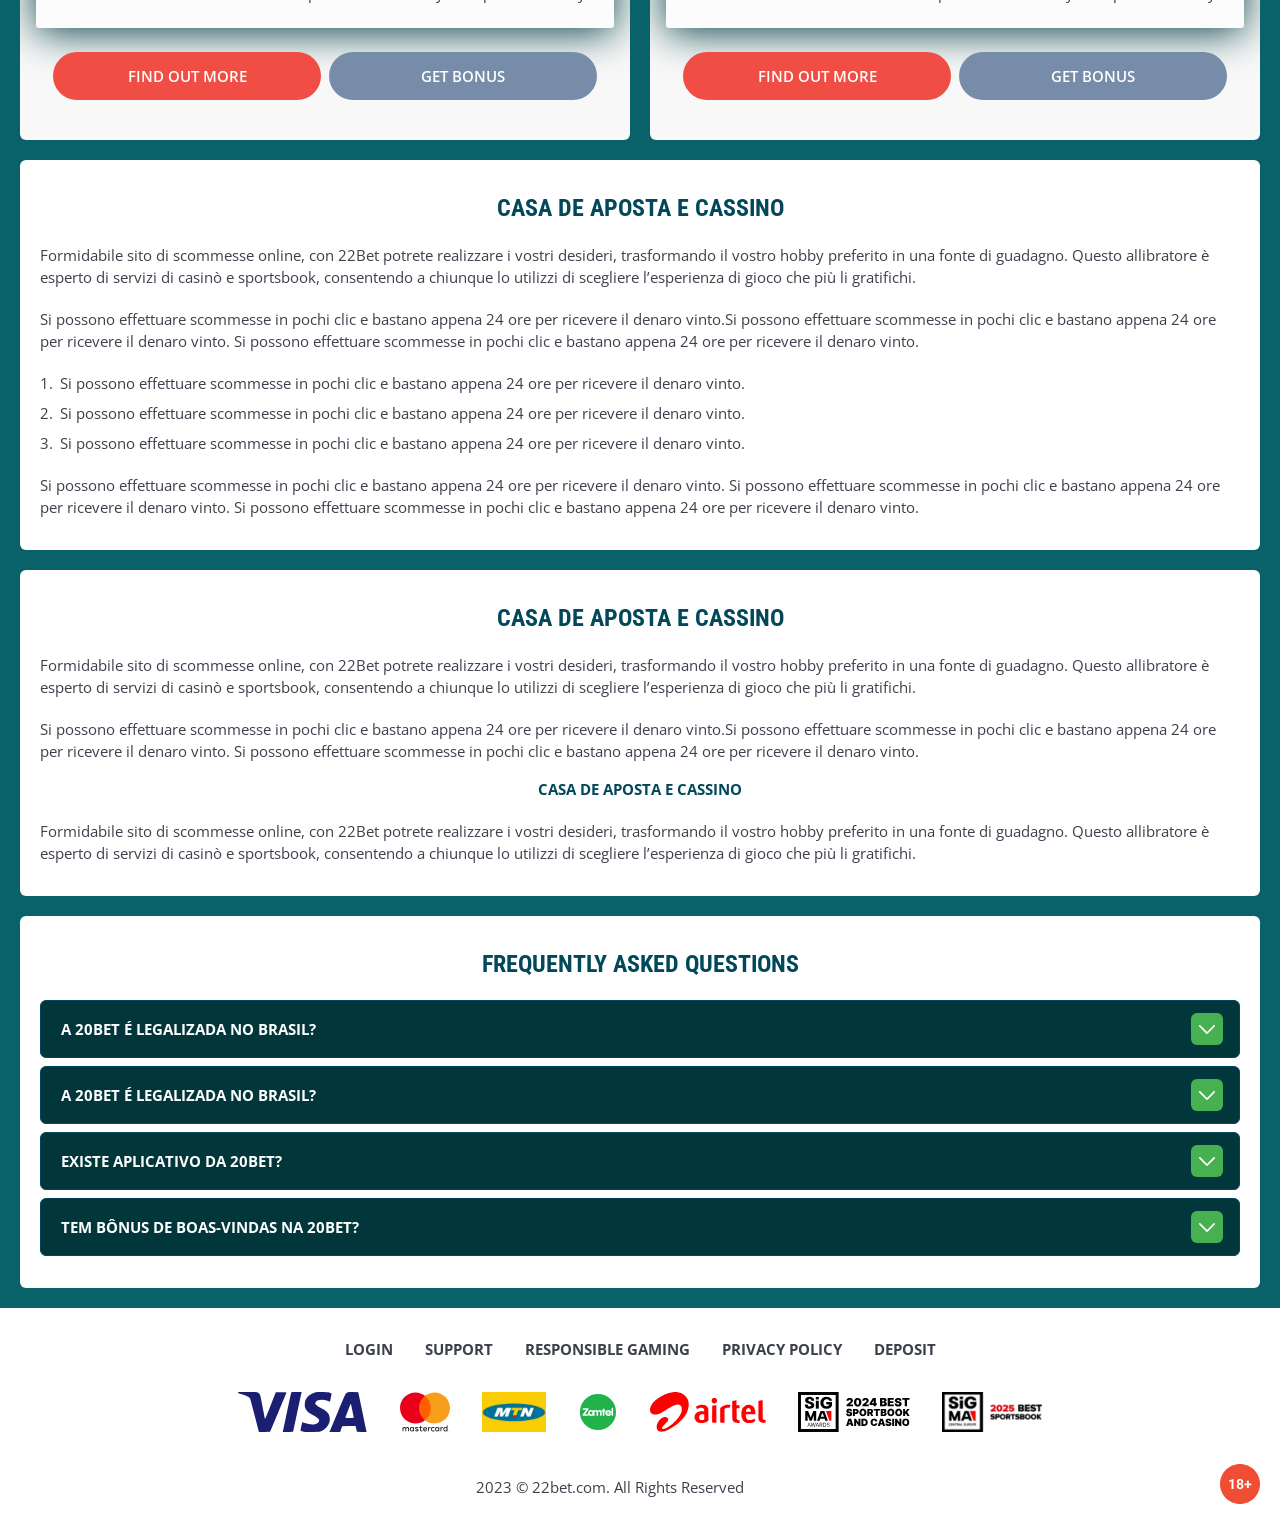
<file: bonus.html>
<!DOCTYPE html>
<html lang="zm">
  <head>
    <meta charset="UTF-8" />
   
    <meta name="viewport" content="width=device-width, initial-scale=1.0" />
    <title>22Bet no</title>
    <meta name="description" content />
    <meta property="og:site_name" content />
    <meta property="og:title" content />
    <meta property="og:type" content="website" />
    <meta property="og:url" content />
    <meta property="og:image" content />
    <meta property="og:image:alt" content />
    <meta property="og:locale" content="zm" />
    <meta property="og:description" content />
    <link rel="preconnect" href="https://fonts.googleapis.com" />
    <link rel="preconnect" href="https://fonts.gstatic.com" crossorigin="anonymous" />
    
   <link href="https://fonts.googleapis.com/css2?family=Open+Sans:ital,wght@0,300..800;1,300..800&display=swap" rel="stylesheet">
<link href="https://fonts.googleapis.com/css?family=Roboto+Condensed&display=swap" rel="stylesheet">

    <link rel="stylesheet" href="./css/reset.css" />
    <link rel="stylesheet" href="./css/main.css" />
    <link rel="stylesheet" href="./css/media.css"/>
    <link rel="icon" href="./images/Group.png" type="image/x-icon"/>
    <script
    src="https://code.jquery.com/jquery-3.6.1.min.js"
    integrity="sha256-o88AwQnZB+VDvE9tvIXrMQaPlFFSUTR+nldQm1LuPXQ="
    crossorigin="anonymous"
  ></script>
  </head>
  <body>
  <header class="header">
      <section class="content header__content">
        <a href="./index.html" class="logo header__logo"
          ><img src="./images/logo.svg" alt="logo" title
        /></a>
        <button class="header__btn-menu" >
          <svg width="16px" height="16px" viewBox="0 0 16 16" xmlns="http://www.w3.org/2000/svg">
              <rect y="0" width="16" height="3" rx="1.5"></rect>
              <rect y="6.5" width="16" height="3" rx="1.5"></rect>
              <rect y="13" width="16" height="3" rx="1.5"></rect>
            </svg>
        </button>

          <nav class="menu header__menu">
            <ul class="header__menu-list">
                
              <li class="">
              <div class="header__menu-wrapper">
                <div class="js-button-expander js-button-expander--menu" >
                <a href="./bonus.html" >
                <span>Bonus</span>
              </a>
              </div>
              <div class="header__menu-wrap js-expand-content js-expand-content--menu">
                <ul >
                  <li>
                    <a href="./freeSpins.html">
                    <span>Free Spins</span>
                  </a></li>
                  <li><a href="./promoCode.html">
                    <span>Promo Code</span>
                  </a>
                </li>
                  <li><a href="./welcomeBonus.html">
                    <span>Welcome Bonus</span>
                  </a>
                </li>
                <li><a href="./vip.html">
                    <span>VIP</span>
                  </a>
                </li>
                </ul>
              </div>
              </div>
               <a href="./bonus.html" class="header__menu-item">
                <span>Bonus</span>
              </a>
            </li>
              <li>
                <a href="./app.html">
                 App
                </a>
              </li>
              
              <li class="">
              <div class="header__menu-wrapper">
                <div class="js-button-expander js-button-expander--menu" >
                <a href="./casino.html" >
                <span> Casino</span>
              </a>
              </div>
              <div class="header__menu-wrap js-expand-content js-expand-content--menu">
                <ul >
                  <li>
                    <a href="./slots.html">
                    <span>Slots</span>
                  </a></li>
                 
                </ul>
              </div>
              </div>
               <a href="./casino.html" class="header__menu-item">
                <span>Casino</span>
              </a>
            </li>
               <li>
                <a href="./live.html">
               Live
                </a>
              </li>
              <li>
                    <a href="./freeSpins.html">
                    <span>Free Spins</span>
                  </a></li>
                  <li><a href="./promoCode.html">
                    <span>Promo Code</span>
                  </a>
                </li>
                  <li><a href="./welcomeBonus.html">
                    <span>Welcome Bonus</span>
                  </a>
                </li>
                <li><a href="./vip.html">
                    <span>VIP</span>
                  </a>
                </li>
             <li>
                    <a href="./slots.html">
                    <span>Slots</span>
                  </a></li>
             
             
            </ul>
            <div class="header__button header__button-menu " >
              <a href="#" class="button  button__login-menu">log in</a>
              <a href="#" class="button button__menu">registration</a>
            </div>
           
          </nav>
           <a href="" class="header__flag">
                <span><img src="./images/flag.png" alt="flag" title /></span>
                <span>zm</span>
              </a>
            <a href="#" class="button button__login">log in</a>
            <a href="#" class="button button__singup">registration</a>
            <!-- <div id="clock" class="header__time">00:00</div> -->
           
      </section>
    </header>
     <main class="main home main-page">
        <section class=" hero hero__page">
           
            <div class="background ">
              <img src="./images/bonus/bg-bonus.webp" alt="hero" title />
              
            </div>
            <div class="hero__wrapper hero__wrapper-page">
              <div class="hero__data hero__data-bonus">
                <ul
                class="breadcrumbs "
                
              >
                <li
                  
                >
                  <a href="#" >
                    <span >Home</span></a
                  >
                 
                </li>
                <li
                  
                >
                  <a href="#" > <span >Bonus</span></a>
                 
                </li>
              </ul>
                <h1 class="title general hero__title">
                  Online Casino Website
                </h1>
                 <p class="hero__text">The first thing that catches players' attention is the incredible simplicity of this casino.</p>
               
                <a href="#" class="button  hero__button ">Obter um Bônus</a>
               
              </div>
             
            </div>
          </section>
      <section class="main__wrap main__wrap-page">
       
       <section class="content__wrapper content__wrapper-page">
        <section class="content article">
            <p>
             Lorem ipsum dolor sit <a href="#">22Bet</a> consectetur adipiscing elit. Quisque faucibus ex sapien vitae pellentesque sem placerat. In id cursus mi pretium tellus duis convallis. Tempus leo eu aenean sed diam urna tempor. Pulvinar vivamus fringilla lacus nec metus bibendum egestas. Iaculis massa nisl malesuada lacinia integer nunc posuere. Ut hendrerit semper vel class aptent taciti sociosqu.
            </p>
            <p>
             Ad litora torquent per conubia nostra inceptos himenaeos.
            </p>
          </section>
          <section class="content menu-review__content">
                <div class="menu__review-desk menu__review-content">Table of Contents</div>
                <ul class="menu__review menu__review-list">
                  <li><a href="#">Casa de Aposta e Cassino</a></li>
                    <li><a href="#">Casa de Aposta e Cassino</a></li>
                      <li><a href="#">Casa de Aposta e Cassino</a></li>
                        <li><a href="#">Casa de Aposta e Cassino</a></li>
                          <li><a href="#">Frequently Asked Questions</a></li>
                </ul>
             
          
          </section>
         
          <section class="content bonuses">
            <ul class="bonuses__list">
               <li class="bonuses__item">
                 
                  <div class="bonuses__img">
                     <img src="./images/bonus/banner-bonus1.webp" alt="" title="">
                  </div>
                  <div class="bonuses__desc">
                     <div class="wrap">
                        <span class="bonuses__icon">
                           <img src="./images/bonus/bonus-icon.svg" alt="" title="">
                        </span>
                        <h2 class="title high bonuses__title">Friday Reload Bonus</h2>
                        <div class="bonuses__text">
                           <p>This bonus offers a 100% boost of up to $/€100 when you deposit on Friday.</p>
                        </div>
                        
                     </div>
                     <div class="bonuses__buttons">
                      <a href="#" class="button bonuses__button">Find out more</a>
                      <a href="#" class="button bonuses__button">Get Bonus</a>
                   </div>
                  </div>
                  
               </li>
               <li class="bonuses__item">
                 
                  <div class="bonuses__img">
                     <img src="./images/bonus/banner-bonus2.webp" alt="" title="">
                  </div>
                  <div class="bonuses__desc">
                     <div class="wrap">
                        <span class="bonuses__icon">
                           <img src="./images/bonus/bonus-icon.svg" alt="" title="">
                        </span>
                        <h2 class="title high bonuses__title">Friday Reload Bonus</h2>
                        <div class="bonuses__text">
                           <p>This bonus offers a 100% boost of up to $/€100 when you deposit on Friday.</p>
                        </div>
                        
                     </div>
                     <div class="bonuses__buttons">
                      <a href="#" class="button bonuses__button">Find out more</a>
                      <a href="#" class="button bonuses__button">Get Bonus</a>
                   </div>
                  </div>
               </li>
               <li class="bonuses__item">
                
                  <div class="bonuses__img">
                     <img src="./images/bonus/banner-bonus3.webp" alt="" title="">
                  </div>
                  <div class="bonuses__desc">
                     <div class="wrap">
                        <span class="bonuses__icon">
                           <img src="./images/bonus/bonus-icon.svg" alt="" title="">
                        </span>
                        <h2 class="title high bonuses__title">Friday Reload Bonus</h2>
                        <div class="bonuses__text">
                           <p>This bonus offers a 100% boost of up to $/€100 when you deposit on Friday.</p>
                        </div>
                       
                     </div>
                     <div class="bonuses__buttons">
                      <a href="#" class="button bonuses__button">Find out more</a>
                      <a href="#" class="button bonuses__button">Get Bonus</a>
                   </div>
                  </div>
               </li>
               <li class="bonuses__item">
                  
                  <div class="bonuses__img">
                     <img src="./images/bonus/banner-bonus4.webp" alt="" title="">
                  </div>
                  <div class="bonuses__desc">
                     <div class="wrap">
                        <span class="bonuses__icon">
                           <img src="./images/bonus/bonus-icon.svg" alt="" title="">
                        </span>
                        <h2 class="title high bonuses__title">Friday Reload Bonus</h2>
                        <div class="bonuses__text">
                           <p>This bonus offers a 100% boost of up to $/€100 when you deposit on Friday.</p>
                        </div>
                        
                     </div>
                     <div class="bonuses__buttons">
                      <a href="#" class="button bonuses__button">Find out more</a>
                      <a href="#" class="button bonuses__button">Get Bonus</a>
                      
                   </div>
                  </div>
               </li>
            </ul>
         </section>
         <section class="content article">
            <h2 class="title high article__title">Casa de Aposta e Cassino</h2>
            
            <p>
             Formidabile sito di scommesse online, con 22Bet potrete realizzare i vostri desideri, trasformando il vostro hobby preferito in una fonte di guadagno. Questo allibratore è esperto di servizi di casinò e sportsbook, consentendo a chiunque lo utilizzi di scegliere l’esperienza di gioco che più li gratifichi.
            </p>
            <p>
             Si possono effettuare scommesse in pochi clic e bastano appena 24 ore per ricevere il denaro vinto.Si possono effettuare scommesse in pochi clic e bastano appena 24 ore per ricevere il denaro vinto. Si possono effettuare scommesse in pochi clic e bastano appena 24 ore per ricevere il denaro vinto.
            </p>
           <ol>
              <li>Si possono effettuare scommesse in pochi clic e bastano appena 24 ore per ricevere il denaro vinto.</li>
              <li>Si possono effettuare scommesse in pochi clic e bastano appena 24 ore per ricevere il denaro vinto.</li>
              <li>Si possono effettuare scommesse in pochi clic e bastano appena 24 ore per ricevere il denaro vinto.</li>
            </ol>
            <p>Si possono effettuare scommesse in pochi clic e bastano appena 24 ore per ricevere il denaro vinto. Si possono effettuare scommesse in pochi clic e bastano appena 24 ore per ricevere il denaro vinto. Si possono effettuare scommesse in pochi clic e bastano appena 24 ore per ricevere il denaro vinto.</p>
          </section>
           <section class="content article">
            <h2 class="title high article__title">Casa de Aposta e Cassino</h2>
            
            <p>
             Formidabile sito di scommesse online, con 22Bet potrete realizzare i vostri desideri, trasformando il vostro hobby preferito in una fonte di guadagno. Questo allibratore è esperto di servizi di casinò e sportsbook, consentendo a chiunque lo utilizzi di scegliere l’esperienza di gioco che più li gratifichi.
            </p>
            <p>
             Si possono effettuare scommesse in pochi clic e bastano appena 24 ore per ricevere il denaro vinto.Si possono effettuare scommesse in pochi clic e bastano appena 24 ore per ricevere il denaro vinto. Si possono effettuare scommesse in pochi clic e bastano appena 24 ore per ricevere il denaro vinto.
            </p>
          
            <h3>Casa de Aposta e Cassino</h3>
            <p>Formidabile sito di scommesse online, con 22Bet potrete realizzare i vostri desideri, trasformando il vostro hobby preferito in una fonte di guadagno. Questo allibratore è esperto di servizi di casinò e sportsbook, consentendo a chiunque lo utilizzi di scegliere l’esperienza di gioco che più li gratifichi.</p>
          </section>
        
           <section class="content faq">
            <h2 class="title high faq__title">Frequently Asked Questions</h2>
            <ul class="faq__list " >
              <li class="faq__item"  >
                <h3 class="title medium faq__subtitle js-button-expander js-button-expander--faq"  >A 20Bet é legalizada no Brasil?
                 </h3>
                <div  class="faq__answer js-expand-content js-expand-content--faq" >
                  <p  >
                    Sim, a casa de apostas tem licença emitida por Curaçao, que é reconhecida no Brasil e a permite atuar por aqui.
                  </p>
                </div>
              </li>
              <li class="faq__item"  >
                <h3 class="title medium faq__subtitle js-button-expander js-button-expander--faq"  >A 20Bet é legalizada no Brasil?</h3>
                <div class="faq__answer js-expand-content js-expand-content--faq" >
                  <p  >
                    Sim, a casa de apostas tem licença emitida por Curaçao, que é reconhecida no Brasil e a permite atuar por aqui.
                  </p>
                </div>
              </li> 
              <li class="faq__item"  >
                <h3 class="title medium faq__subtitle js-button-expander js-button-expander--faq"  >Existe aplicativo da 20Bet?</h3>
                <div class="faq__answer js-expand-content js-expand-content--faq" >
                  <p  >
                   Sim, disponível para sistemas operacionais iOS e Android.
                  </p>
                </div>
              </li> 
              <li class="faq__item"  >
                <h3 class="title medium faq__subtitle js-button-expander js-button-expander--faq"  >Tem bônus de boas-vindas na 20Bet?</h3>
                <div class="faq__answer js-expand-content js-expand-content--faq" >
                  <p  >
                   O pacote especial para novos usuários da 20Bet paga 100% sobre o primeiro depósito, com limite de 600 BRL.
                  </p>
                </div>
              </li> 
             
            </ul>
          </section>
          
        </section> 
        
        <div class=""  onclick="scrollToTop()">
          <button class="main__arrow" id="scrollToTopBtn"></button>
        </div> 
        
      </section>
    </main> 
  <footer class=" footer ">
      <section class="content footer__content">
        <ul class="footer__menu">
         <li><a href="./login.html">Login</a></li>
         <li><a href="./support.html">Support</a></li>
         <li><a href="./responsible.html">Responsible Gaming</a></li>
         <li><a href="./policy.html">Privacy Policy</a></li>
         <li><a href="./deposit.html">Deposit</a></li>
        </ul>
       
             <ul class="footer__cards-list">
           
            <li>
              <a href="#"
                ><img src="./images/footer-img1.svg" alt="cardpay" title
              /></a>
            </li>
             <li>
              <a href="#"
                ><img src="./images/footer-img2.svg" alt="cardpay" title
              /></a>
            </li>
             <li>
              <a href="#"
                ><img src="./images/footer-img3.svg" alt="cardpay" title
              /></a>
            </li>
             <li>
              <a href="#"
                ><img src="./images/footer-img4.svg" alt="cardpay" title
              /></a>
            </li>
             <li>
              <a href="#"
                ><img src="./images/footer-img5.svg" alt="cardpay" title
              /></a>
            </li>
             <li>
              <a href="#"
                ><img src="./images/footer-img6.svg" alt="cardpay" title
              /></a>
            </li>
             <li>
              <a href="#"
                ><img src="./images/footer-img7.svg" alt="cardpay" title
              /></a>
            </li>
           
            
          </ul>
       
        <div class="footer__wrapp">
          <div class="footer__text">
           
            <p>2023 &copy; 22bet.com. All Rights Reserved
</p>
           
          </div>
          <div class="footer__age">
            <img src="./images/age.svg" alt="age" title />
          </div>
        </div>
      
      </section>
    </footer>
    
    <script src="./js/sidebar.js" defer></script>
    <script src="./js/expander.js" defer></script>
    <script src="./js/mobile-menu.js" defer></script>
    <!-- <script src="./js/clock.js" defer></script> -->
       <script src="./js/arrowUp.js" defer></script>
  </body>
</html>
</file>
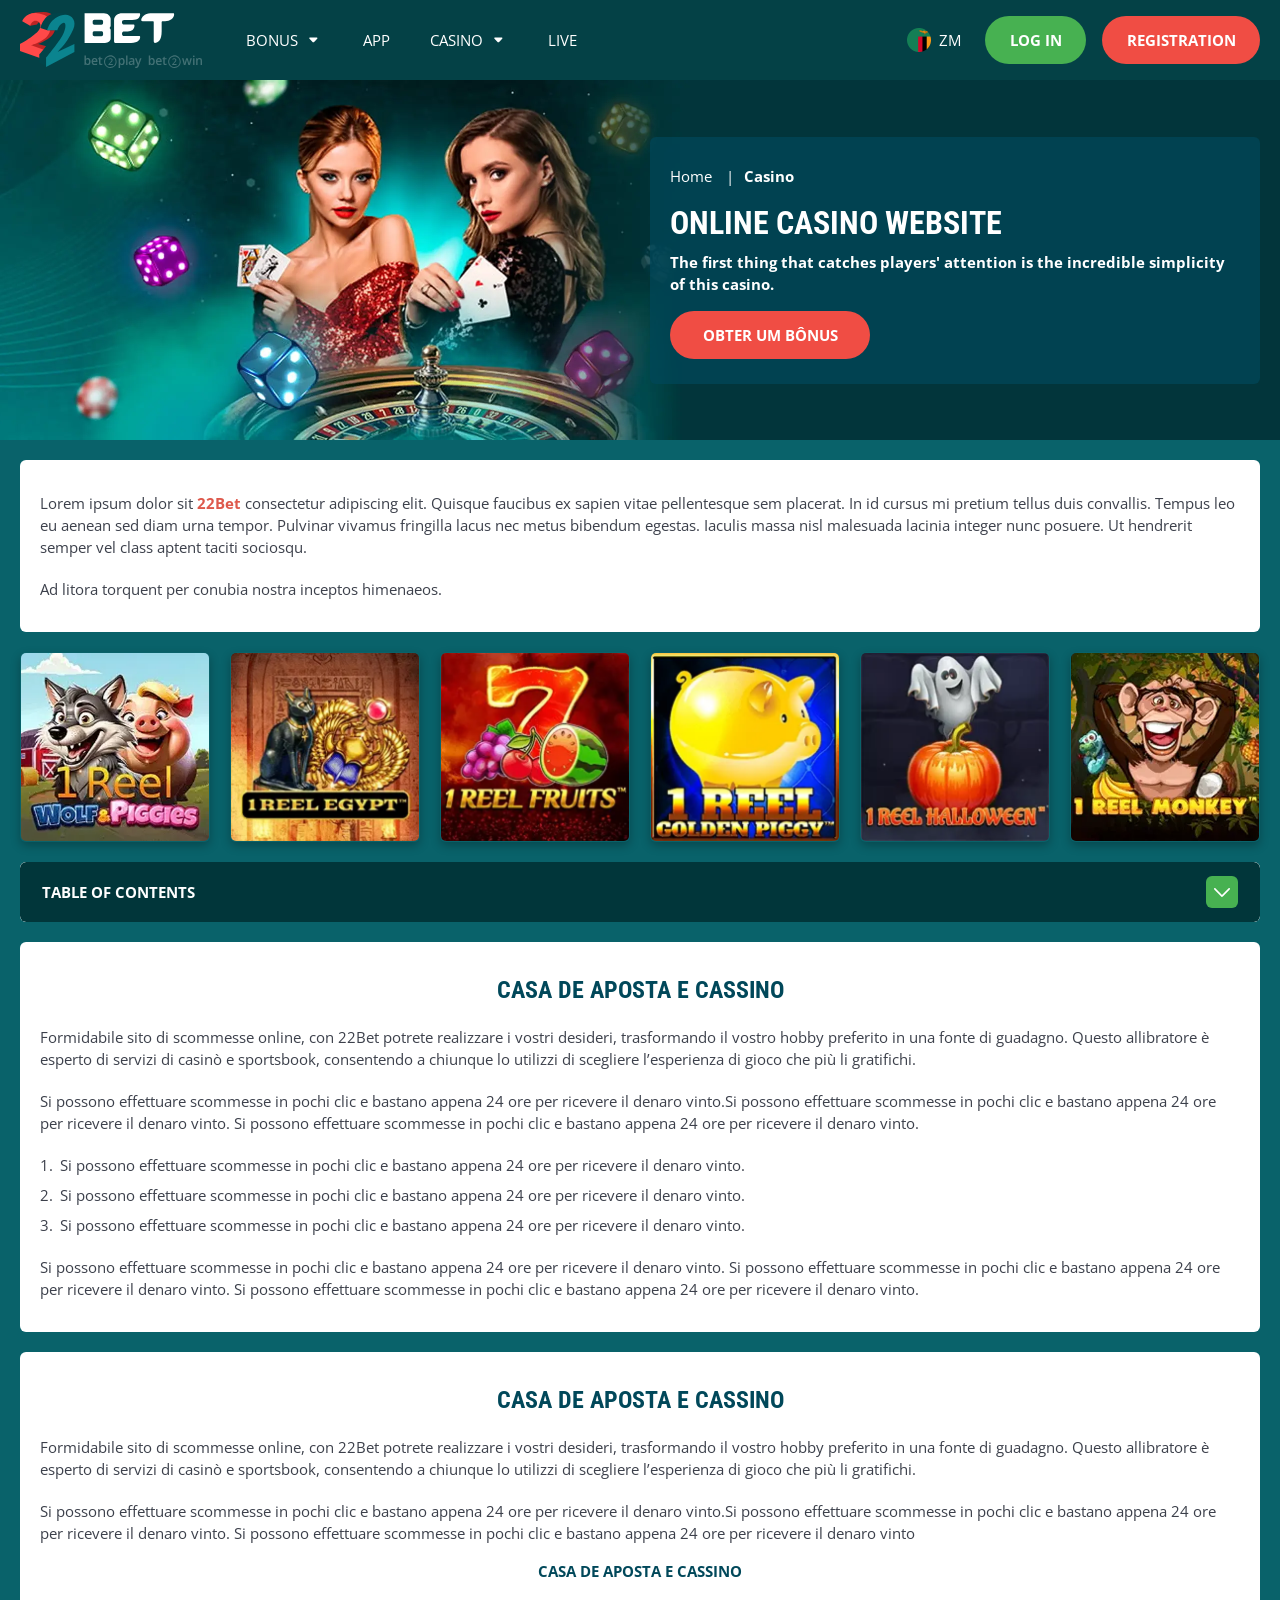
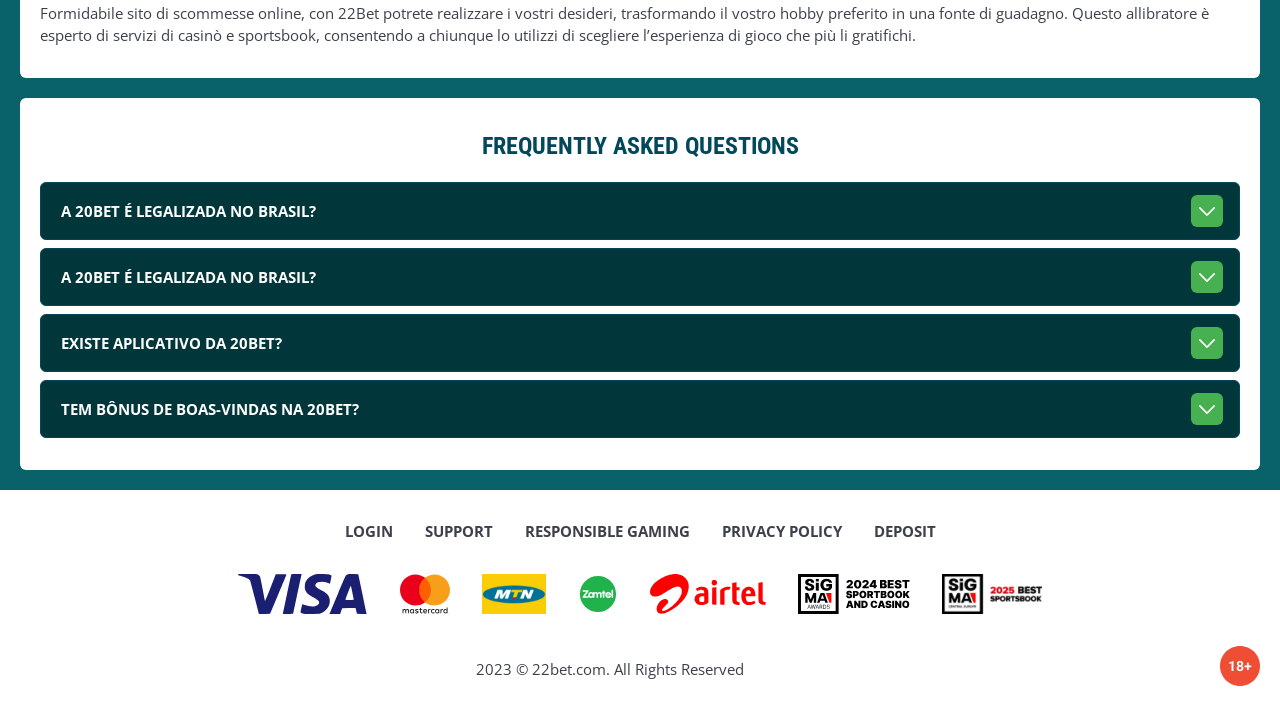
<file: casino.html>
<!DOCTYPE html>
<html lang="zm">
  <head>
    <meta charset="UTF-8" />
   
    <meta name="viewport" content="width=device-width, initial-scale=1.0" />
    <title>22Bet </title>
    <meta name="description" content />
    <meta property="og:site_name" content />
    <meta property="og:title" content />
    <meta property="og:type" content="website" />
    <meta property="og:url" content />
    <meta property="og:image" content />
    <meta property="og:image:alt" content />
    <meta property="og:locale" content="zm" />
    <meta property="og:description" content />
    <link rel="preconnect" href="https://fonts.googleapis.com" />
    <link rel="preconnect" href="https://fonts.gstatic.com" crossorigin="anonymous" />
   <link href="https://fonts.googleapis.com/css2?family=Open+Sans:ital,wght@0,300..800;1,300..800&display=swap" rel="stylesheet">
<link href="https://fonts.googleapis.com/css?family=Roboto+Condensed&display=swap" rel="stylesheet">

   <link rel="stylesheet" href="./css/reset.css" />
    <link rel="stylesheet" href="./css/main.css" />
    <link rel="stylesheet" href="./css/media.css"/>
    <link rel="icon" href="./images/Group.png" type="image/x-icon"/>
    <script
    src="https://code.jquery.com/jquery-3.6.1.min.js"
    integrity="sha256-o88AwQnZB+VDvE9tvIXrMQaPlFFSUTR+nldQm1LuPXQ="
    crossorigin="anonymous"
  ></script>
  </head>
  <body>
    <header class="header">
      <section class="content header__content">
        <a href="./index.html" class="logo header__logo"
          ><img src="./images/logo.svg" alt="logo" title
        /></a>
        <button class="header__btn-menu" >
          <svg width="16px" height="16px" viewBox="0 0 16 16" xmlns="http://www.w3.org/2000/svg">
              <rect y="0" width="16" height="3" rx="1.5"></rect>
              <rect y="6.5" width="16" height="3" rx="1.5"></rect>
              <rect y="13" width="16" height="3" rx="1.5"></rect>
            </svg>
        </button>

          <nav class="menu header__menu">
            <ul class="header__menu-list">
                
              <li class="">
              <div class="header__menu-wrapper">
                <div class="js-button-expander js-button-expander--menu" >
                <a href="./bonus.html" >
                <span>Bonus</span>
              </a>
              </div>
              <div class="header__menu-wrap js-expand-content js-expand-content--menu">
                <ul >
                  <li>
                    <a href="./freeSpins.html">
                    <span>Free Spins</span>
                  </a></li>
                  <li><a href="./promoCode.html">
                    <span>Promo Code</span>
                  </a>
                </li>
                  <li><a href="./welcomeBonus.html">
                    <span>Welcome Bonus</span>
                  </a>
                </li>
                <li><a href="./vip.html">
                    <span>VIP</span>
                  </a>
                </li>
                </ul>
              </div>
              </div>
               <a href="./bonus.html" class="header__menu-item">
                <span>Bonus</span>
              </a>
            </li>
              <li>
                <a href="./app.html">
                 App
                </a>
              </li>
              
              <li class="">
              <div class="header__menu-wrapper">
                <div class="js-button-expander js-button-expander--menu" >
                <a href="./casino.html" >
                <span> Casino</span>
              </a>
              </div>
              <div class="header__menu-wrap js-expand-content js-expand-content--menu">
                <ul >
                  <li>
                    <a href="./slots.html">
                    <span>Slots</span>
                  </a></li>
                 
                </ul>
              </div>
              </div>
               <a href="./bonus.html" class="header__menu-item">
                <span>Casino</span>
              </a>
            </li>
               <li>
                <a href="./live.html">
               Live
                </a>
              </li>
              <li>
                    <a href="./freeSpins.html">
                    <span>Free Spins</span>
                  </a></li>
                  <li><a href="./promoCode.html">
                    <span>Promo Code</span>
                  </a>
                </li>
                  <li><a href="./welcomeBonus.html">
                    <span>Welcome Bonus</span>
                  </a>
                </li>
                <li><a href="./vip.html">
                    <span>VIP</span>
                  </a>
                </li>
             <li>
                    <a href="./slots.html">
                    <span>Slots</span>
                  </a></li>
             
             
            </ul>
            <div class="header__button header__button-menu " >
              <a href="#" class="button  button__login-menu">log in</a>
              <a href="#" class="button button__menu">registration</a>
            </div>
           
          </nav>
           <a href="" class="header__flag">
                <span><img src="./images/flag.png" alt="flag" title /></span>
                <span>zm</span>
              </a>
            <a href="#" class="button button__login">log in</a>
            <a href="#" class="button button__singup">registration</a>
            <!-- <div id="clock" class="header__time">00:00</div>
            -->
      </section>
    </header>
     <main class="main home main-page">
        <section class=" hero hero__page">
           
            <div class="background ">
              <img src="./images/casino/bg-casino.webp" alt="hero" title />
              
            </div>
            <div class="hero__wrapper hero__wrapper-page">
              <div class="hero__data hero__data-bonus">
                <ul
                class="breadcrumbs "
                
              >
                <li
                  
                >
                  <a href="#" >
                    <span >Home</span></a
                  >
                 
                </li>
                <li
                  
                >
                  <a href="#" > <span >Casino</span></a>
                 
                </li>
              </ul>
                <h1 class="title general hero__title">
                  Online Casino Website
                </h1>
                 <p class="hero__text">The first thing that catches players' attention is the incredible simplicity of this casino.</p>
               
                <a href="#" class="button  hero__button ">Obter um Bônus</a>
               
              </div>
             
            </div>
          </section>
      <section class="main__wrap main__wrap-page">
       
       <section class="content__wrapper content__wrapper-page">

         
        
       
          <section class="content article">
            <p>
             Lorem ipsum dolor sit <a href="#">22Bet</a> consectetur adipiscing elit. Quisque faucibus ex sapien vitae pellentesque sem placerat. In id cursus mi pretium tellus duis convallis. Tempus leo eu aenean sed diam urna tempor. Pulvinar vivamus fringilla lacus nec metus bibendum egestas. Iaculis massa nisl malesuada lacinia integer nunc posuere. Ut hendrerit semper vel class aptent taciti sociosqu.
            </p>
            <p>
             Ad litora torquent per conubia nostra inceptos himenaeos.
            </p>
          </section>
               <section class="content casino">
           
              <ul class="casino__list">
                <li class="casino__item">
                    <div class="casino__wrapper">
                      <img class="casino__img" src="./images/casino/card-casino1.webp" alt="" title>
                    <div class="casino__hover casino__hover-live">
                        
                        <div class="casino-box">
                            
                        <a href="#" class="button  casino__buttons">Play now</a>
                        </div>
                    </div>
                    </div>
                    
                </li>
                <li class="casino__item">
                  <div class="casino__wrapper">
                    <img class="casino__img" src="./images/casino/card-casino2.webp" alt="" title>
                <div class="casino__hover casino__hover-live">
                      
                        <div class="casino-box">
                            
                        <a href="#" class="button  casino__buttons">Play now</a>
                        </div>
                    </div>
                  </div>
                 
              </li>
              <li class="casino__item">
                <div class="casino__wrapper">
                  <img class="casino__img" src="./images/casino/card-casino3.webp" alt="" title>
               <div class="casino__hover casino__hover-live">
                        
                        <div class="casino-box">
                            
                        <a href="#" class="button  casino__buttons">Play now</a>
                        </div>
                    </div>
               
            </li>
             <li class="casino__item">
                <div class="casino__wrapper">
                  <img class="casino__img" src="./images/casino/card-casino4.webp" alt="" title>
               <div class="casino__hover casino__hover-live">
                        
                        <div class="casino-box">
                            
                        <a href="#" class="button  casino__buttons">Play now</a>
                        </div>
                    </div>
               
            </li>
             <li class="casino__item">
                <div class="casino__wrapper">
                  <img class="casino__img" src="./images/casino/card-casino5.webp" alt="" title>
               <div class="casino__hover casino__hover-live">
                        
                        <div class="casino-box">
                            
                        <a href="#" class="button  casino__buttons">Play now</a>
                        </div>
                    </div>
               
            </li>
           <li class="casino__item">
                <div class="casino__wrapper">
                  <img class="casino__img" src="./images/casino/card-casino6.webp" alt="" title>
               <div class="casino__hover casino__hover-live">
                        
                        <div class="casino-box">
                            
                        <a href="#" class="button  casino__buttons">Play now</a>
                        </div>
                    </div>
               
            </li>
           
    
      

              </ul>
         </section>
             
        
        
              <section class="content menu-review__content">
              

            
                <div class="menu__review-desk menu__review-content">Table of Contents</div>
                <ul class="menu__review menu__review-list">
                  <li><a href="#">Casa de Aposta e Cassino</a></li>
                    <li><a href="#">Casa de Aposta e Cassino</a></li>
                      <li><a href="#">Casa de Aposta e Cassino</a></li>
                        <li><a href="#">Casa de Aposta e Cassino</a></li>
                          <li><a href="#">Frequently Asked Questions</a></li>
                 
                </ul>
             
          
          </section>
          
        
          <section class="content article">
            <h2 class="title high article__title">Casa de Aposta e Cassino</h2>
             
            <p>
             Formidabile sito di scommesse online, con 22Bet potrete realizzare i vostri desideri, trasformando il vostro hobby preferito in una fonte di guadagno. Questo allibratore è esperto di servizi di casinò e sportsbook, consentendo a chiunque lo utilizzi di scegliere l’esperienza di gioco che più li gratifichi.
            </p>
            <p>
             Si possono effettuare scommesse in pochi clic e bastano appena 24 ore per ricevere il denaro vinto.Si possono effettuare scommesse in pochi clic e bastano appena 24 ore per ricevere il denaro vinto. Si possono effettuare scommesse in pochi clic e bastano appena 24 ore per ricevere il denaro vinto.
            </p>
           <ol>
              <li>Si possono effettuare scommesse in pochi clic e bastano appena 24 ore per ricevere il denaro vinto.</li>
              <li>Si possono effettuare scommesse in pochi clic e bastano appena 24 ore per ricevere il denaro vinto.</li>
              <li>Si possono effettuare scommesse in pochi clic e bastano appena 24 ore per ricevere il denaro vinto.</li>
            </ol>
            <p>Si possono effettuare scommesse in pochi clic e bastano appena 24 ore per ricevere il denaro vinto. Si possono effettuare scommesse in pochi clic e bastano appena 24 ore per ricevere il denaro vinto. Si possono effettuare scommesse in pochi clic e bastano appena 24 ore per ricevere il denaro vinto.</p>
          </section>
         
         
           <section class="content article">
            <h2 class="title high article__title">Casa de Aposta e Cassino</h2>
            <p>Formidabile sito di scommesse online, con 22Bet potrete realizzare i vostri desideri, trasformando il vostro hobby preferito in una fonte di guadagno. Questo allibratore è esperto di servizi di casinò e sportsbook, consentendo a chiunque lo utilizzi di scegliere l’esperienza di gioco che più li gratifichi.</p>
            <p>Si possono effettuare scommesse in pochi clic e bastano appena 24 ore per ricevere il denaro vinto.Si possono effettuare scommesse in pochi clic e bastano appena 24 ore per ricevere il denaro vinto. Si possono effettuare scommesse in pochi clic e bastano appena 24 ore per ricevere il denaro vinto</p>
            <h3>Casa de Aposta e Cassino</h3>
            <p>Formidabile sito di scommesse online, con 22Bet potrete realizzare i vostri desideri, trasformando il vostro hobby preferito in una fonte di guadagno. Questo allibratore è esperto di servizi di casinò e sportsbook, consentendo a chiunque lo utilizzi di scegliere l’esperienza di gioco che più li gratifichi.</p>
           </section>

          <section class="content faq">
            <h2 class="title high faq__title">Frequently Asked Questions</h2>
            <ul class="faq__list " >
              <li class="faq__item"  >
                <h3 class="title medium faq__subtitle js-button-expander js-button-expander--faq"  >A 20Bet é legalizada no Brasil?
                 </h3>
                <div  class="faq__answer js-expand-content js-expand-content--faq" >
                  <p  >
                    Sim, a casa de apostas tem licença emitida por Curaçao, que é reconhecida no Brasil e a permite atuar por aqui.
                  </p>
                </div>
              </li>
              <li class="faq__item"  >
                <h3 class="title medium faq__subtitle js-button-expander js-button-expander--faq"  >A 20Bet é legalizada no Brasil?</h3>
                <div class="faq__answer js-expand-content js-expand-content--faq" >
                  <p  >
                    Sim, a casa de apostas tem licença emitida por Curaçao, que é reconhecida no Brasil e a permite atuar por aqui.
                  </p>
                </div>
              </li> 
              <li class="faq__item"  >
                <h3 class="title medium faq__subtitle js-button-expander js-button-expander--faq"  >Existe aplicativo da 20Bet?</h3>
                <div class="faq__answer js-expand-content js-expand-content--faq" >
                  <p  >
                   Sim, disponível para sistemas operacionais iOS e Android.
                  </p>
                </div>
              </li> 
              <li class="faq__item"  >
                <h3 class="title medium faq__subtitle js-button-expander js-button-expander--faq"  >Tem bônus de boas-vindas na 20Bet?</h3>
                <div class="faq__answer js-expand-content js-expand-content--faq" >
                  <p  >
                   O pacote especial para novos usuários da 20Bet paga 100% sobre o primeiro depósito, com limite de 600 BRL.
                  </p>
                </div>
              </li> 
             
            </ul>
          </section>
          
        </section> 
      
        <div class=""  onclick="scrollToTop()">
          <button class="main__arrow" id="scrollToTopBtn"></button>
        </div> 
        
      </section>
    </main> 
       <footer class=" footer ">
      <section class="content footer__content">
        <ul class="footer__menu">
         <li><a href="./login.html">Login</a></li>
         <li><a href="./support.html">Support</a></li>
         <li><a href="./responsible.html">Responsible Gaming</a></li>
         <li><a href="./policy.html">Privacy Policy</a></li>
         <li><a href="./deposit.html">Deposit</a></li>
        </ul>
       
        <ul class="footer__cards-list">
           
            <li>
              <a href="#"
                ><img src="./images/footer-img1.svg" alt="cardpay" title
              /></a>
            </li>
             <li>
              <a href="#"
                ><img src="./images/footer-img2.svg" alt="cardpay" title
              /></a>
            </li>
             <li>
              <a href="#"
                ><img src="./images/footer-img3.svg" alt="cardpay" title
              /></a>
            </li>
             <li>
              <a href="#"
                ><img src="./images/footer-img4.svg" alt="cardpay" title
              /></a>
            </li>
             <li>
              <a href="#"
                ><img src="./images/footer-img5.svg" alt="cardpay" title
              /></a>
            </li>
             <li>
              <a href="#"
                ><img src="./images/footer-img6.svg" alt="cardpay" title
              /></a>
            </li>
             <li>
              <a href="#"
                ><img src="./images/footer-img7.svg" alt="cardpay" title
              /></a>
            </li>
           
            
          </ul>
       
       
        <div class="footer__wrapp">
          <div class="footer__text">
           
            <p>2023 &copy; 22bet.com. All Rights Reserved
</p>
           
          </div>
          <div class="footer__age">
            <img src="./images/age.svg" alt="age" title />
          </div>
        </div>
      
      </section>
    </footer>
    <script src="./js/arrowUp.js" defer></script>
    <script src="./js/sidebar.js" defer></script>
    <script src="./js/expander.js" defer></script>
    <script src="./js/mobile-menu.js" defer></script>
    <!-- <script src="./js/clock.js" defer></script> -->
  </body>
</html>
</file>
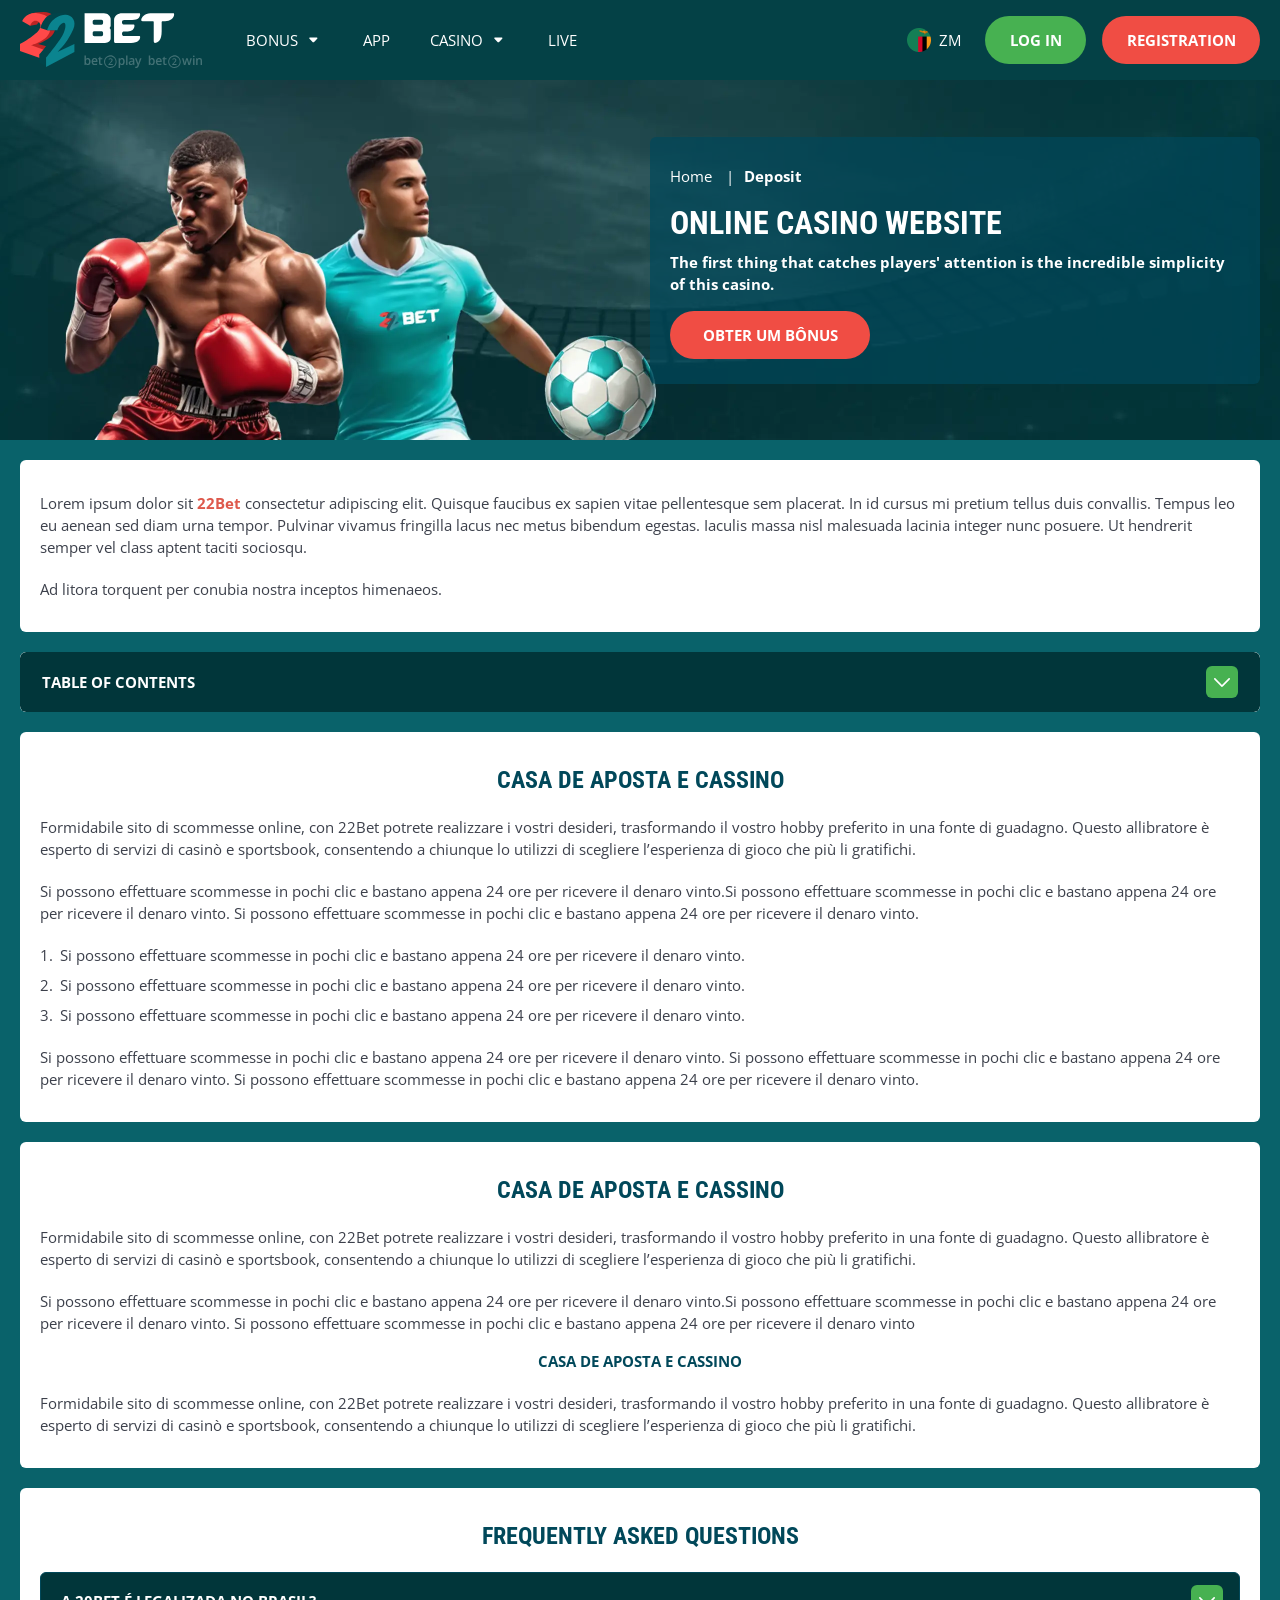
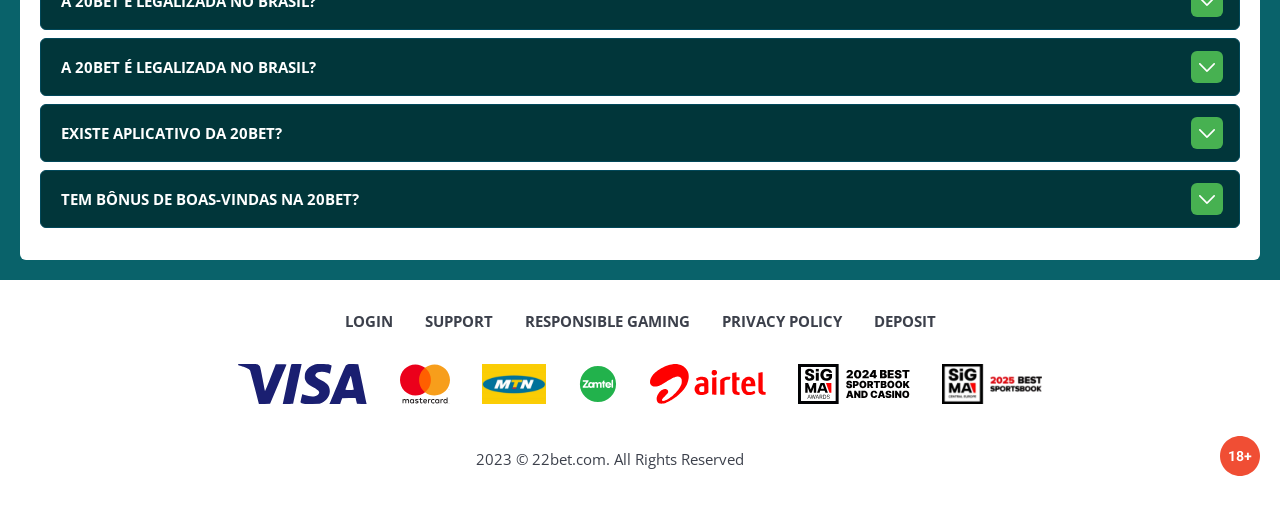
<file: deposit.html>
<!DOCTYPE html>
<html lang="zm">
  <head>
    <meta charset="UTF-8" />
   
    <meta name="viewport" content="width=device-width, initial-scale=1.0" />
    <title>22Bet </title>
    <meta name="description" content />
    <meta property="og:site_name" content />
    <meta property="og:title" content />
    <meta property="og:type" content="website" />
    <meta property="og:url" content />
    <meta property="og:image" content />
    <meta property="og:image:alt" content />
    <meta property="og:locale" content="zm" />
    <meta property="og:description" content />
    <link rel="preconnect" href="https://fonts.googleapis.com" />
    <link rel="preconnect" href="https://fonts.gstatic.com" crossorigin="anonymous" />
   <link href="https://fonts.googleapis.com/css2?family=Open+Sans:ital,wght@0,300..800;1,300..800&display=swap" rel="stylesheet">
<link href="https://fonts.googleapis.com/css?family=Roboto+Condensed&display=swap" rel="stylesheet">

   <link rel="stylesheet" href="./css/reset.css" />
    <link rel="stylesheet" href="./css/main.css" />
    <link rel="stylesheet" href="./css/media.css"/>
    <link rel="icon" href="./images/Group.png" type="image/x-icon"/>
    <script
    src="https://code.jquery.com/jquery-3.6.1.min.js"
    integrity="sha256-o88AwQnZB+VDvE9tvIXrMQaPlFFSUTR+nldQm1LuPXQ="
    crossorigin="anonymous"
  ></script>
  </head>
  <body>
    <header class="header">
      <section class="content header__content">
        <a href="./index.html" class="logo header__logo"
          ><img src="./images/logo.svg" alt="logo" title
        /></a>
        <button class="header__btn-menu" >
          <svg width="16px" height="16px" viewBox="0 0 16 16" xmlns="http://www.w3.org/2000/svg">
              <rect y="0" width="16" height="3" rx="1.5"></rect>
              <rect y="6.5" width="16" height="3" rx="1.5"></rect>
              <rect y="13" width="16" height="3" rx="1.5"></rect>
            </svg>
        </button>

          <nav class="menu header__menu">
            <ul class="header__menu-list">
                
              <li class="">
              <div class="header__menu-wrapper">
                <div class="js-button-expander js-button-expander--menu" >
                <a href="./bonus.html" >
                <span>Bonus</span>
              </a>
              </div>
              <div class="header__menu-wrap js-expand-content js-expand-content--menu">
                <ul >
                  <li>
                    <a href="./freeSpins.html">
                    <span>Free Spins</span>
                  </a></li>
                  <li><a href="./promoCode.html">
                    <span>Promo Code</span>
                  </a>
                </li>
                  <li><a href="./welcomeBonus.html">
                    <span>Welcome Bonus</span>
                  </a>
                </li>
                <li><a href="./vip.html">
                    <span>VIP</span>
                  </a>
                </li>
                </ul>
              </div>
              </div>
               <a href="./bonus.html" class="header__menu-item">
                <span>Bonus</span>
              </a>
            </li>
              <li>
                <a href="./app.html">
                 App
                </a>
              </li>
              
              <li class="">
              <div class="header__menu-wrapper">
                <div class="js-button-expander js-button-expander--menu" >
                <a href="./casino.html" >
                <span> Casino</span>
              </a>
              </div>
              <div class="header__menu-wrap js-expand-content js-expand-content--menu">
                <ul >
                  <li>
                    <a href="./slots.html">
                    <span>Slots</span>
                  </a></li>
                 
                </ul>
              </div>
              </div>
               <a href="./casino.html" class="header__menu-item">
                <span>Casino</span>
              </a>
            </li>
               <li>
                <a href="./live.html">
               Live
                </a>
              </li>
              <li>
                    <a href="./freeSpins.html">
                    <span>Free Spins</span>
                  </a></li>
                  <li><a href="./promoCode.html">
                    <span>Promo Code</span>
                  </a>
                </li>
                  <li><a href="./welcomeBonus.html">
                    <span>Welcome Bonus</span>
                  </a>
                </li>
                <li><a href="./vip.html">
                    <span>VIP</span>
                  </a>
                </li>
             <li>
                    <a href="./slots.html">
                    <span>Slots</span>
                  </a></li>
             
             
            </ul>
            <div class="header__button header__button-menu " >
              <a href="#" class="button  button__login-menu">log in</a>
              <a href="#" class="button button__menu">registration</a>
            </div>
           
          </nav>
           <a href="" class="header__flag">
                <span><img src="./images/flag.png" alt="flag" title /></span>
                <span>zm</span>
              </a>
            <a href="#" class="button button__login">log in</a>
            <a href="#" class="button button__singup">registration</a>
            <!-- <div id="clock" class="header__time">00:00</div>
            -->
      </section>
    </header>
     <main class="main home main-page">
        <section class=" hero hero__page">
           
            <div class="background ">
              <img src="./images/layout-images/bg-deposit.webp" alt="hero" title />
              
            </div>
            <div class="hero__wrapper hero__wrapper-page">
              <div class="hero__data hero__data-bonus">
                <ul
                class="breadcrumbs "
                
              >
                <li
                  
                >
                  <a href="#" >
                    <span >Home</span></a
                  >
                 
                </li>
                <li
                  
                >
                  <a href="#" > <span >Deposit</span></a>
                 
                </li>
              </ul>
                <h1 class="title general hero__title">
                  Online Casino Website
                </h1>
                 <p class="hero__text">The first thing that catches players' attention is the incredible simplicity of this casino.</p>
               
                <a href="#" class="button  hero__button ">Obter um Bônus</a>
               
              </div>
             
            </div>
          </section>
      <section class="main__wrap main__wrap-page">
       
       <section class="content__wrapper content__wrapper-page">

         
        
       
          <section class="content article">
            <p>
             Lorem ipsum dolor sit <a href="#">22Bet</a> consectetur adipiscing elit. Quisque faucibus ex sapien vitae pellentesque sem placerat. In id cursus mi pretium tellus duis convallis. Tempus leo eu aenean sed diam urna tempor. Pulvinar vivamus fringilla lacus nec metus bibendum egestas. Iaculis massa nisl malesuada lacinia integer nunc posuere. Ut hendrerit semper vel class aptent taciti sociosqu.
            </p>
            <p>
             Ad litora torquent per conubia nostra inceptos himenaeos.
            </p>
          </section>
         
              <section class="content menu-review__content">
              

            
                <div class="menu__review-desk menu__review-content">Table of Contents</div>
                <ul class="menu__review menu__review-list">
                  <li><a href="#">Casa de Aposta e Cassino</a></li>
                    <li><a href="#">Casa de Aposta e Cassino</a></li>
                      <li><a href="#">Casa de Aposta e Cassino</a></li>
                        <li><a href="#">Casa de Aposta e Cassino</a></li>
                          <li><a href="#">Frequently Asked Questions</a></li>
                 
                </ul>
             
          
          </section>
          
        
          <section class="content article">
            <h2 class="title high article__title">Casa de Aposta e Cassino</h2>
             
            <p>
             Formidabile sito di scommesse online, con 22Bet potrete realizzare i vostri desideri, trasformando il vostro hobby preferito in una fonte di guadagno. Questo allibratore è esperto di servizi di casinò e sportsbook, consentendo a chiunque lo utilizzi di scegliere l’esperienza di gioco che più li gratifichi.
            </p>
            <p>
             Si possono effettuare scommesse in pochi clic e bastano appena 24 ore per ricevere il denaro vinto.Si possono effettuare scommesse in pochi clic e bastano appena 24 ore per ricevere il denaro vinto. Si possono effettuare scommesse in pochi clic e bastano appena 24 ore per ricevere il denaro vinto.
            </p>
           <ol>
              <li>Si possono effettuare scommesse in pochi clic e bastano appena 24 ore per ricevere il denaro vinto.</li>
              <li>Si possono effettuare scommesse in pochi clic e bastano appena 24 ore per ricevere il denaro vinto.</li>
              <li>Si possono effettuare scommesse in pochi clic e bastano appena 24 ore per ricevere il denaro vinto.</li>
            </ol>
            <p>Si possono effettuare scommesse in pochi clic e bastano appena 24 ore per ricevere il denaro vinto. Si possono effettuare scommesse in pochi clic e bastano appena 24 ore per ricevere il denaro vinto. Si possono effettuare scommesse in pochi clic e bastano appena 24 ore per ricevere il denaro vinto.</p>
          </section>
         
         
           <section class="content article">
            <h2 class="title high article__title">Casa de Aposta e Cassino</h2>
            <p>Formidabile sito di scommesse online, con 22Bet potrete realizzare i vostri desideri, trasformando il vostro hobby preferito in una fonte di guadagno. Questo allibratore è esperto di servizi di casinò e sportsbook, consentendo a chiunque lo utilizzi di scegliere l’esperienza di gioco che più li gratifichi.</p>
            <p>Si possono effettuare scommesse in pochi clic e bastano appena 24 ore per ricevere il denaro vinto.Si possono effettuare scommesse in pochi clic e bastano appena 24 ore per ricevere il denaro vinto. Si possono effettuare scommesse in pochi clic e bastano appena 24 ore per ricevere il denaro vinto</p>
            <h3>Casa de Aposta e Cassino</h3>
            <p>Formidabile sito di scommesse online, con 22Bet potrete realizzare i vostri desideri, trasformando il vostro hobby preferito in una fonte di guadagno. Questo allibratore è esperto di servizi di casinò e sportsbook, consentendo a chiunque lo utilizzi di scegliere l’esperienza di gioco che più li gratifichi.</p>
           </section>

          <section class="content faq">
            <h2 class="title high faq__title">Frequently Asked Questions</h2>
            <ul class="faq__list " >
              <li class="faq__item"  >
                <h3 class="title medium faq__subtitle js-button-expander js-button-expander--faq"  >A 20Bet é legalizada no Brasil?
                 </h3>
                <div  class="faq__answer js-expand-content js-expand-content--faq" >
                  <p  >
                    Sim, a casa de apostas tem licença emitida por Curaçao, que é reconhecida no Brasil e a permite atuar por aqui.
                  </p>
                </div>
              </li>
              <li class="faq__item"  >
                <h3 class="title medium faq__subtitle js-button-expander js-button-expander--faq"  >A 20Bet é legalizada no Brasil?</h3>
                <div class="faq__answer js-expand-content js-expand-content--faq" >
                  <p  >
                    Sim, a casa de apostas tem licença emitida por Curaçao, que é reconhecida no Brasil e a permite atuar por aqui.
                  </p>
                </div>
              </li> 
              <li class="faq__item"  >
                <h3 class="title medium faq__subtitle js-button-expander js-button-expander--faq"  >Existe aplicativo da 20Bet?</h3>
                <div class="faq__answer js-expand-content js-expand-content--faq" >
                  <p  >
                   Sim, disponível para sistemas operacionais iOS e Android.
                  </p>
                </div>
              </li> 
              <li class="faq__item"  >
                <h3 class="title medium faq__subtitle js-button-expander js-button-expander--faq"  >Tem bônus de boas-vindas na 20Bet?</h3>
                <div class="faq__answer js-expand-content js-expand-content--faq" >
                  <p  >
                   O pacote especial para novos usuários da 20Bet paga 100% sobre o primeiro depósito, com limite de 600 BRL.
                  </p>
                </div>
              </li> 
             
            </ul>
          </section>
          
        </section> 
      
        <div class=""  onclick="scrollToTop()">
          <button class="main__arrow" id="scrollToTopBtn"></button>
        </div> 
        
      </section>
    </main> 
   <footer class=" footer ">
      <section class="content footer__content">
        <ul class="footer__menu">
         <li><a href="./login.html">Login</a></li>
         <li><a href="./support.html">Support</a></li>
         <li><a href="./responsible.html">Responsible Gaming</a></li>
         <li><a href="./policy.html">Privacy Policy</a></li>
         <li><a href="./deposit.html">Deposit</a></li>
        </ul>
       
         
          <ul class="footer__cards-list">
           
            <li>
              <a href="#"
                ><img src="./images/footer-img1.svg" alt="cardpay" title
              /></a>
            </li>
             <li>
              <a href="#"
                ><img src="./images/footer-img2.svg" alt="cardpay" title
              /></a>
            </li>
             <li>
              <a href="#"
                ><img src="./images/footer-img3.svg" alt="cardpay" title
              /></a>
            </li>
             <li>
              <a href="#"
                ><img src="./images/footer-img4.svg" alt="cardpay" title
              /></a>
            </li>
             <li>
              <a href="#"
                ><img src="./images/footer-img5.svg" alt="cardpay" title
              /></a>
            </li>
             <li>
              <a href="#"
                ><img src="./images/footer-img6.svg" alt="cardpay" title
              /></a>
            </li>
             <li>
              <a href="#"
                ><img src="./images/footer-img7.svg" alt="cardpay" title
              /></a>
            </li>
           
            
          </ul>
       
        <div class="footer__wrapp">
          <div class="footer__text">
           
            <p>2023 &copy; 22bet.com. All Rights Reserved
</p>
           
          </div>
          <div class="footer__age">
            <img src="./images/age.svg" alt="age" title />
          </div>
        </div>
      
      </section>
    </footer>
    <script src="./js/arrowUp.js" defer></script>
    <script src="./js/sidebar.js" defer></script>
    <script src="./js/expander.js" defer></script>
    <script src="./js/mobile-menu.js" defer></script>
    <!-- <script src="./js/clock.js" defer></script> -->
  </body>
</html>
</file>
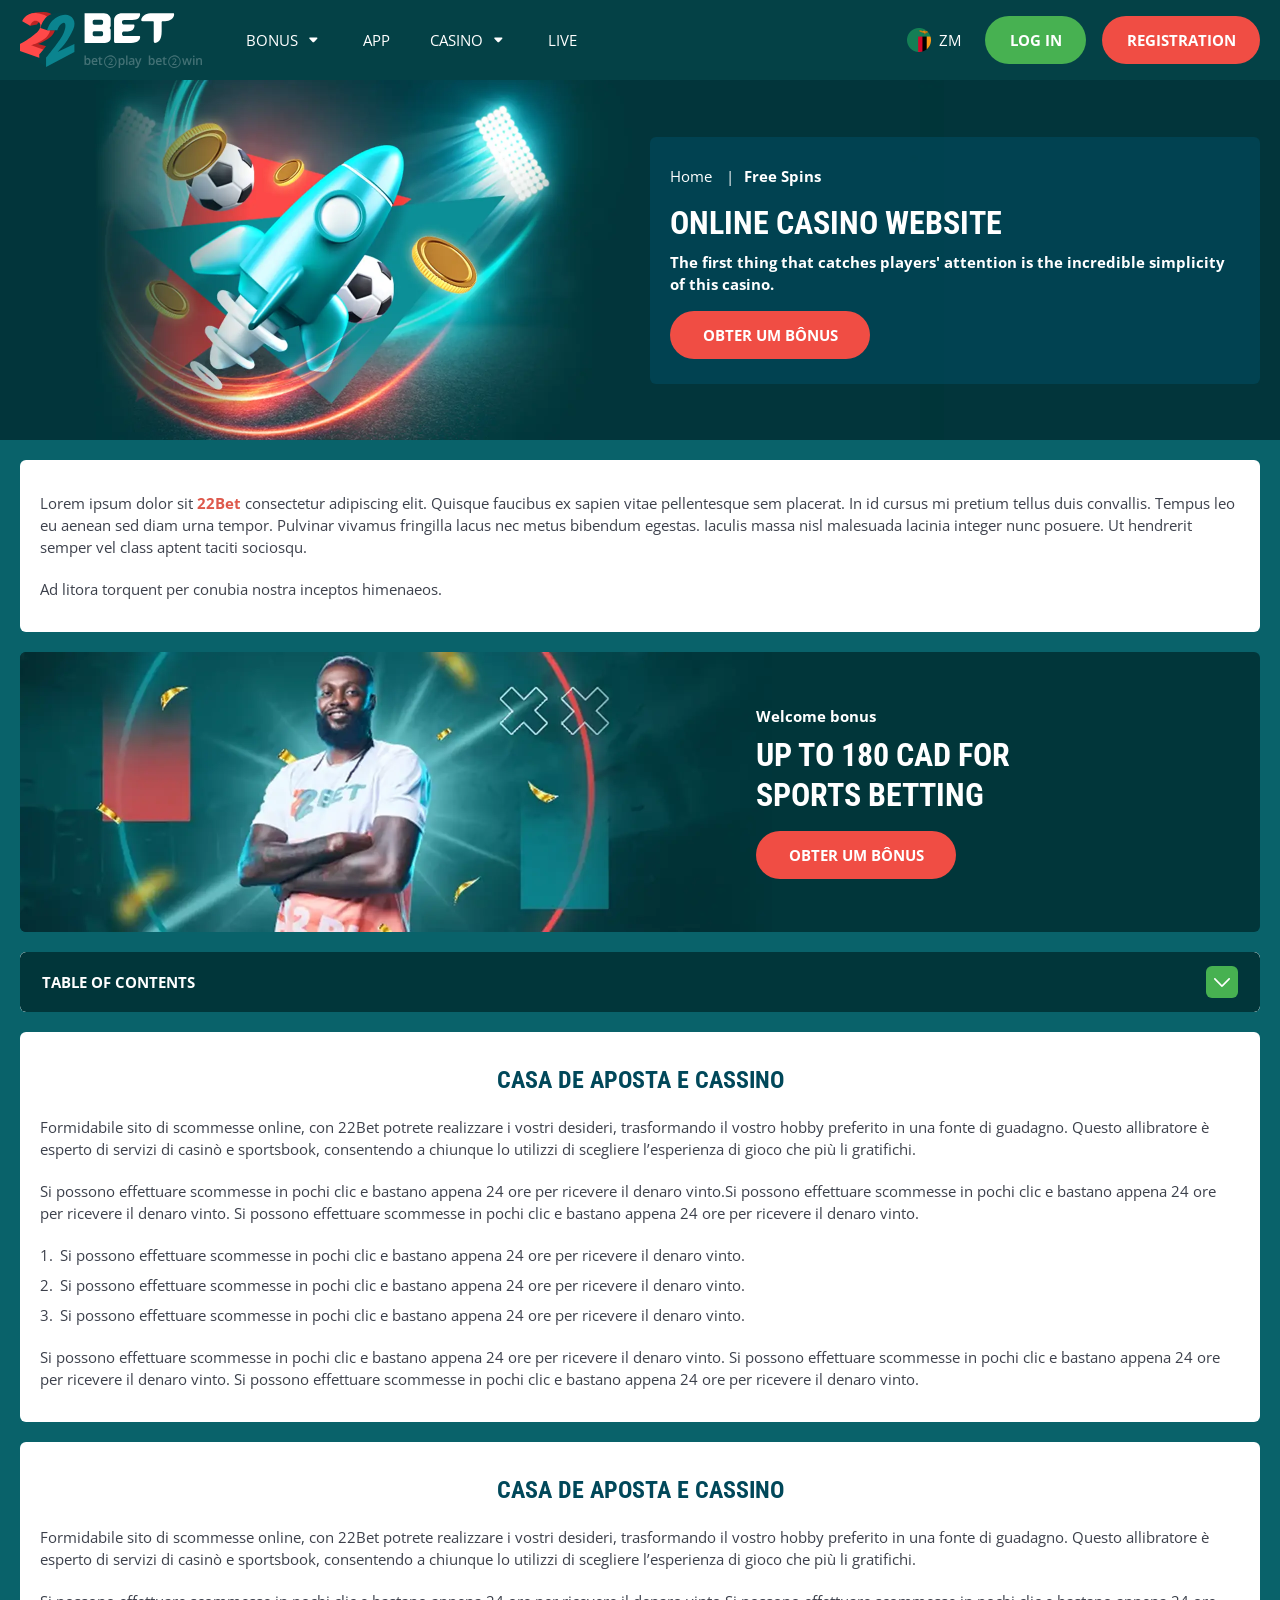
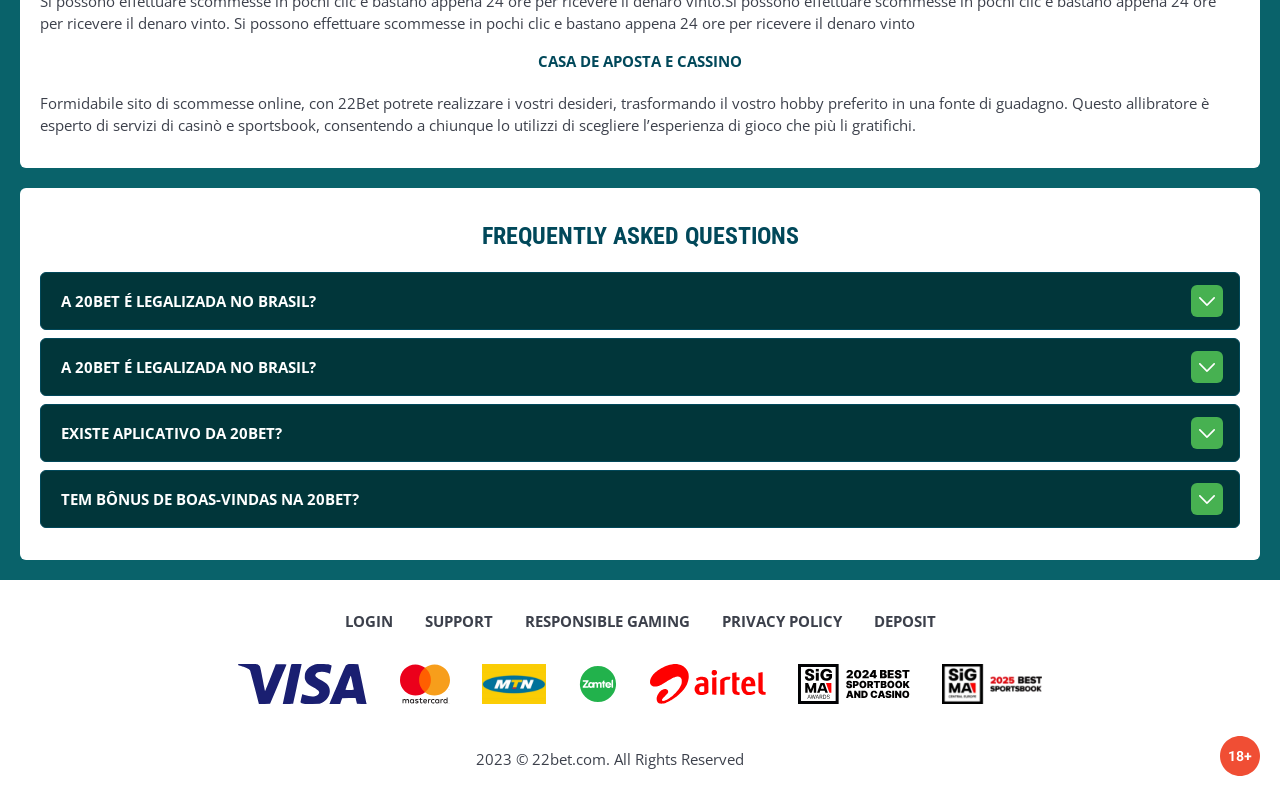
<file: freeSpins.html>
<!DOCTYPE html>
<html lang="zm">
  <head>
    <meta charset="UTF-8" />
   
    <meta name="viewport" content="width=device-width, initial-scale=1.0" />
    <title>22Bet </title>
    <meta name="description" content />
    <meta property="og:site_name" content />
    <meta property="og:title" content />
    <meta property="og:type" content="website" />
    <meta property="og:url" content />
    <meta property="og:image" content />
    <meta property="og:image:alt" content />
    <meta property="og:locale" content="zm" />
    <meta property="og:description" content />
    <link rel="preconnect" href="https://fonts.googleapis.com" />
    <link rel="preconnect" href="https://fonts.gstatic.com" crossorigin="anonymous" />
   <link href="https://fonts.googleapis.com/css2?family=Open+Sans:ital,wght@0,300..800;1,300..800&display=swap" rel="stylesheet">
<link href="https://fonts.googleapis.com/css?family=Roboto+Condensed&display=swap" rel="stylesheet">

   <link rel="stylesheet" href="./css/reset.css" />
    <link rel="stylesheet" href="./css/main.css" />
    <link rel="stylesheet" href="./css/media.css"/>
    <link rel="icon" href="./images/Group.png" type="image/x-icon"/>
    <script
    src="https://code.jquery.com/jquery-3.6.1.min.js"
    integrity="sha256-o88AwQnZB+VDvE9tvIXrMQaPlFFSUTR+nldQm1LuPXQ="
    crossorigin="anonymous"
  ></script>
  </head>
  <body>
    <header class="header">
      <section class="content header__content">
        <a href="./index.html" class="logo header__logo"
          ><img src="./images/logo.svg" alt="logo" title
        /></a>
        <button class="header__btn-menu" >
          <svg width="16px" height="16px" viewBox="0 0 16 16" xmlns="http://www.w3.org/2000/svg">
              <rect y="0" width="16" height="3" rx="1.5"></rect>
              <rect y="6.5" width="16" height="3" rx="1.5"></rect>
              <rect y="13" width="16" height="3" rx="1.5"></rect>
            </svg>
        </button>

          <nav class="menu header__menu">
            <ul class="header__menu-list">
                
              <li class="">
              <div class="header__menu-wrapper">
                <div class="js-button-expander js-button-expander--menu" >
                <a href="./bonus.html" >
                <span>Bonus</span>
              </a>
              </div>
              <div class="header__menu-wrap js-expand-content js-expand-content--menu">
                <ul >
                  <li>
                    <a href="./freeSpins.html">
                    <span>Free Spins</span>
                  </a></li>
                  <li><a href="./promoCode.html">
                    <span>Promo Code</span>
                  </a>
                </li>
                  <li><a href="./welcomeBonus.html">
                    <span>Welcome Bonus</span>
                  </a>
                </li>
                <li><a href="./vip.html">
                    <span>VIP</span>
                  </a>
                </li>
                </ul>
              </div>
              </div>
               <a href="./bonus.html" class="header__menu-item">
                <span>Bonus</span>
              </a>
            </li>
              <li>
                <a href="./app.html">
                 App
                </a>
              </li>
              
              <li class="">
              <div class="header__menu-wrapper">
                <div class="js-button-expander js-button-expander--menu" >
                <a href="./casino.html" >
                <span> Casino</span>
              </a>
              </div>
              <div class="header__menu-wrap js-expand-content js-expand-content--menu">
                <ul >
                  <li>
                    <a href="./slots.html">
                    <span>Slots</span>
                  </a></li>
                 
                </ul>
              </div>
              </div>
               <a href="./casino.html" class="header__menu-item">
                <span>Casino</span>
              </a>
            </li>
               <li>
                <a href="./live.html">
               Live
                </a>
              </li>
              <li>
                    <a href="./freeSpins.html">
                    <span>Free Spins</span>
                  </a></li>
                  <li><a href="./promoCode.html">
                    <span>Promo Code</span>
                  </a>
                </li>
                  <li><a href="./welcomeBonus.html">
                    <span>Welcome Bonus</span>
                  </a>
                </li>
                <li><a href="./vip.html">
                    <span>VIP</span>
                  </a>
                </li>
             <li>
                    <a href="./slots.html">
                    <span>Slots</span>
                  </a></li>
             
             
            </ul>
            <div class="header__button header__button-menu " >
              <a href="#" class="button  button__login-menu">log in</a>
              <a href="#" class="button button__menu">registration</a>
            </div>
           
          </nav>
            <a href="" class="header__flag">
                <span><img src="./images/flag.png" alt="flag" title /></span>
                <span>zm</span>
              </a>
            <a href="#" class="button button__login">log in</a>
            <a href="#" class="button button__singup">registration</a>
            <!-- <div id="clock" class="header__time">00:00</div>
           -->
      </section>
    </header>
     <main class="main home main-page">
        <section class=" hero hero__page">
           
            <div class="background ">
              <img src="./images/layout-images/bg-freeSpin.webp" alt="hero" title />
              
            </div>
            <div class="hero__wrapper hero__wrapper-page">
              <div class="hero__data hero__data-bonus">
                <ul
                class="breadcrumbs "
                
              >
                <li
                  
                >
                  <a href="#" >
                    <span >Home</span></a
                  >
                 
                </li>
                <li
                  
                >
                  <a href="#" > <span >Free Spins</span></a>
                 
                </li>
              </ul>
                <h1 class="title general hero__title">
                  Online Casino Website
                </h1>
                 <p class="hero__text">The first thing that catches players' attention is the incredible simplicity of this casino.</p>
               
                <a href="#" class="button  hero__button ">Obter um Bônus</a>
               
              </div>
             
            </div>
          </section>
      <section class="main__wrap main__wrap-page">
       
       <section class="content__wrapper content__wrapper-page">

         
        
       
          <section class="content article">
            <p>
             Lorem ipsum dolor sit <a href="#">22Bet</a> consectetur adipiscing elit. Quisque faucibus ex sapien vitae pellentesque sem placerat. In id cursus mi pretium tellus duis convallis. Tempus leo eu aenean sed diam urna tempor. Pulvinar vivamus fringilla lacus nec metus bibendum egestas. Iaculis massa nisl malesuada lacinia integer nunc posuere. Ut hendrerit semper vel class aptent taciti sociosqu.
            </p>
            <p>
             Ad litora torquent per conubia nostra inceptos himenaeos.
            </p>
          </section>
         
             
             <section class="content banner">
            <div class="background ">
              
              <!-- <img src="./images/layout-images/banner-freeSpin.webp" alt="banner" title />
               -->
             <div class="background__decor  ">
              
              <img src="./images/layout-images/decor-bannerFS.webp" alt="banner" title /> 
             
            </div>
            </div>
            <div class="banner__info">
              <p class="banner__subtitle">Welcome bonus</p>
              <h2 class="title high banner__title-main">
                  
               up to 180 CAD
for sports betting
              </h2>
            
              <a href="#" class="button banner__button">Obter um Bônus</a>
            </div>
          </section>
        
              <section class="content menu-review__content">
              

            
                <div class="menu__review-desk menu__review-content">Table of Contents</div>
                <ul class="menu__review menu__review-list">
                  <li><a href="#">Casa de Aposta e Cassino</a></li>
                    <li><a href="#">Casa de Aposta e Cassino</a></li>
                      <li><a href="#">Casa de Aposta e Cassino</a></li>
                        <li><a href="#">Casa de Aposta e Cassino</a></li>
                          <li><a href="#">Frequently Asked Questions</a></li>
                 
                </ul>
             
          
          </section>
          
        
          <section class="content article">
            <h2 class="title high article__title">Casa de Aposta e Cassino</h2>
             
            <p>
             Formidabile sito di scommesse online, con 22Bet potrete realizzare i vostri desideri, trasformando il vostro hobby preferito in una fonte di guadagno. Questo allibratore è esperto di servizi di casinò e sportsbook, consentendo a chiunque lo utilizzi di scegliere l’esperienza di gioco che più li gratifichi.
            </p>
            <p>
             Si possono effettuare scommesse in pochi clic e bastano appena 24 ore per ricevere il denaro vinto.Si possono effettuare scommesse in pochi clic e bastano appena 24 ore per ricevere il denaro vinto. Si possono effettuare scommesse in pochi clic e bastano appena 24 ore per ricevere il denaro vinto.
            </p>
           <ol>
              <li>Si possono effettuare scommesse in pochi clic e bastano appena 24 ore per ricevere il denaro vinto.</li>
              <li>Si possono effettuare scommesse in pochi clic e bastano appena 24 ore per ricevere il denaro vinto.</li>
              <li>Si possono effettuare scommesse in pochi clic e bastano appena 24 ore per ricevere il denaro vinto.</li>
            </ol>
            <p>Si possono effettuare scommesse in pochi clic e bastano appena 24 ore per ricevere il denaro vinto. Si possono effettuare scommesse in pochi clic e bastano appena 24 ore per ricevere il denaro vinto. Si possono effettuare scommesse in pochi clic e bastano appena 24 ore per ricevere il denaro vinto.</p>
          </section>
         
         
           <section class="content article">
            <h2 class="title high article__title">Casa de Aposta e Cassino</h2>
            <p>Formidabile sito di scommesse online, con 22Bet potrete realizzare i vostri desideri, trasformando il vostro hobby preferito in una fonte di guadagno. Questo allibratore è esperto di servizi di casinò e sportsbook, consentendo a chiunque lo utilizzi di scegliere l’esperienza di gioco che più li gratifichi.</p>
            <p>Si possono effettuare scommesse in pochi clic e bastano appena 24 ore per ricevere il denaro vinto.Si possono effettuare scommesse in pochi clic e bastano appena 24 ore per ricevere il denaro vinto. Si possono effettuare scommesse in pochi clic e bastano appena 24 ore per ricevere il denaro vinto</p>
            <h3>Casa de Aposta e Cassino</h3>
            <p>Formidabile sito di scommesse online, con 22Bet potrete realizzare i vostri desideri, trasformando il vostro hobby preferito in una fonte di guadagno. Questo allibratore è esperto di servizi di casinò e sportsbook, consentendo a chiunque lo utilizzi di scegliere l’esperienza di gioco che più li gratifichi.</p>
           </section>

          <section class="content faq">
            <h2 class="title high faq__title">Frequently Asked Questions</h2>
            <ul class="faq__list " >
              <li class="faq__item"  >
                <h3 class="title medium faq__subtitle js-button-expander js-button-expander--faq"  >A 20Bet é legalizada no Brasil?
                 </h3>
                <div  class="faq__answer js-expand-content js-expand-content--faq" >
                  <p  >
                    Sim, a casa de apostas tem licença emitida por Curaçao, que é reconhecida no Brasil e a permite atuar por aqui.
                  </p>
                </div>
              </li>
              <li class="faq__item"  >
                <h3 class="title medium faq__subtitle js-button-expander js-button-expander--faq"  >A 20Bet é legalizada no Brasil?</h3>
                <div class="faq__answer js-expand-content js-expand-content--faq" >
                  <p  >
                    Sim, a casa de apostas tem licença emitida por Curaçao, que é reconhecida no Brasil e a permite atuar por aqui.
                  </p>
                </div>
              </li> 
              <li class="faq__item"  >
                <h3 class="title medium faq__subtitle js-button-expander js-button-expander--faq"  >Existe aplicativo da 20Bet?</h3>
                <div class="faq__answer js-expand-content js-expand-content--faq" >
                  <p  >
                   Sim, disponível para sistemas operacionais iOS e Android.
                  </p>
                </div>
              </li> 
              <li class="faq__item"  >
                <h3 class="title medium faq__subtitle js-button-expander js-button-expander--faq"  >Tem bônus de boas-vindas na 20Bet?</h3>
                <div class="faq__answer js-expand-content js-expand-content--faq" >
                  <p  >
                   O pacote especial para novos usuários da 20Bet paga 100% sobre o primeiro depósito, com limite de 600 BRL.
                  </p>
                </div>
              </li> 
             
            </ul>
          </section>
          
        </section> 
      
        <div class=""  onclick="scrollToTop()">
          <button class="main__arrow" id="scrollToTopBtn"></button>
        </div> 
        
      </section>
    </main> 
    <footer class=" footer ">
      <section class="content footer__content">
        <ul class="footer__menu">
         <li><a href="./login.html">Login</a></li>
         <li><a href="./support.html">Support</a></li>
         <li><a href="./responsible.html">Responsible Gaming</a></li>
         <li><a href="./policy.html">Privacy Policy</a></li>
         <li><a href="./deposit.html">Deposit</a></li>
        </ul>
       
             <ul class="footer__cards-list">
           
            <li>
              <a href="#"
                ><img src="./images/footer-img1.svg" alt="cardpay" title
              /></a>
            </li>
             <li>
              <a href="#"
                ><img src="./images/footer-img2.svg" alt="cardpay" title
              /></a>
            </li>
             <li>
              <a href="#"
                ><img src="./images/footer-img3.svg" alt="cardpay" title
              /></a>
            </li>
             <li>
              <a href="#"
                ><img src="./images/footer-img4.svg" alt="cardpay" title
              /></a>
            </li>
             <li>
              <a href="#"
                ><img src="./images/footer-img5.svg" alt="cardpay" title
              /></a>
            </li>
             <li>
              <a href="#"
                ><img src="./images/footer-img6.svg" alt="cardpay" title
              /></a>
            </li>
             <li>
              <a href="#"
                ><img src="./images/footer-img7.svg" alt="cardpay" title
              /></a>
            </li>
           
            
          </ul>
       
        <div class="footer__wrapp">
          <div class="footer__text">
           
            <p>2023 &copy; 22bet.com. All Rights Reserved
</p>
           
          </div>
          <div class="footer__age">
            <img src="./images/age.svg" alt="age" title />
          </div>
        </div>
      
      </section>
    </footer>
    <script src="./js/arrowUp.js" defer></script>
    <script src="./js/sidebar.js" defer></script>
    <script src="./js/expander.js" defer></script>
    <script src="./js/mobile-menu.js" defer></script>
    <!-- <script src="./js/clock.js" defer></script> -->
  </body>
</html>
</file>
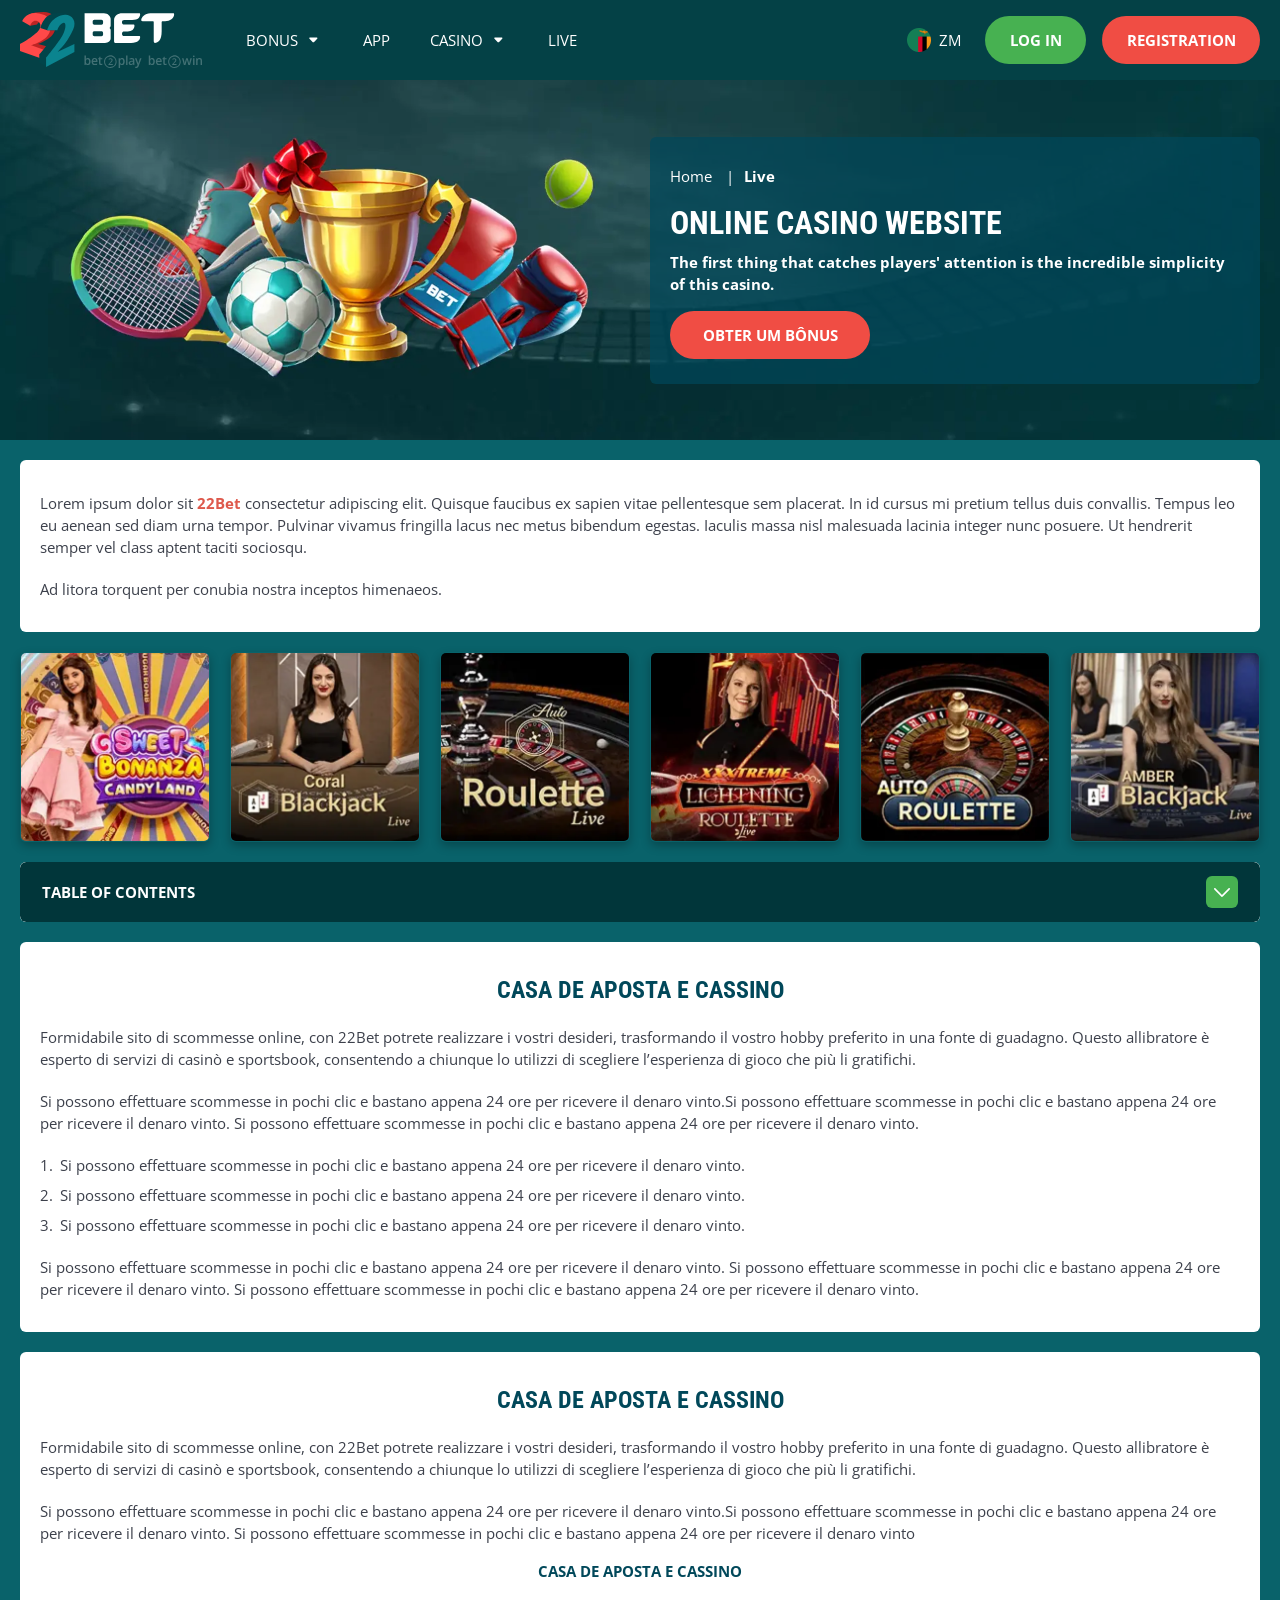
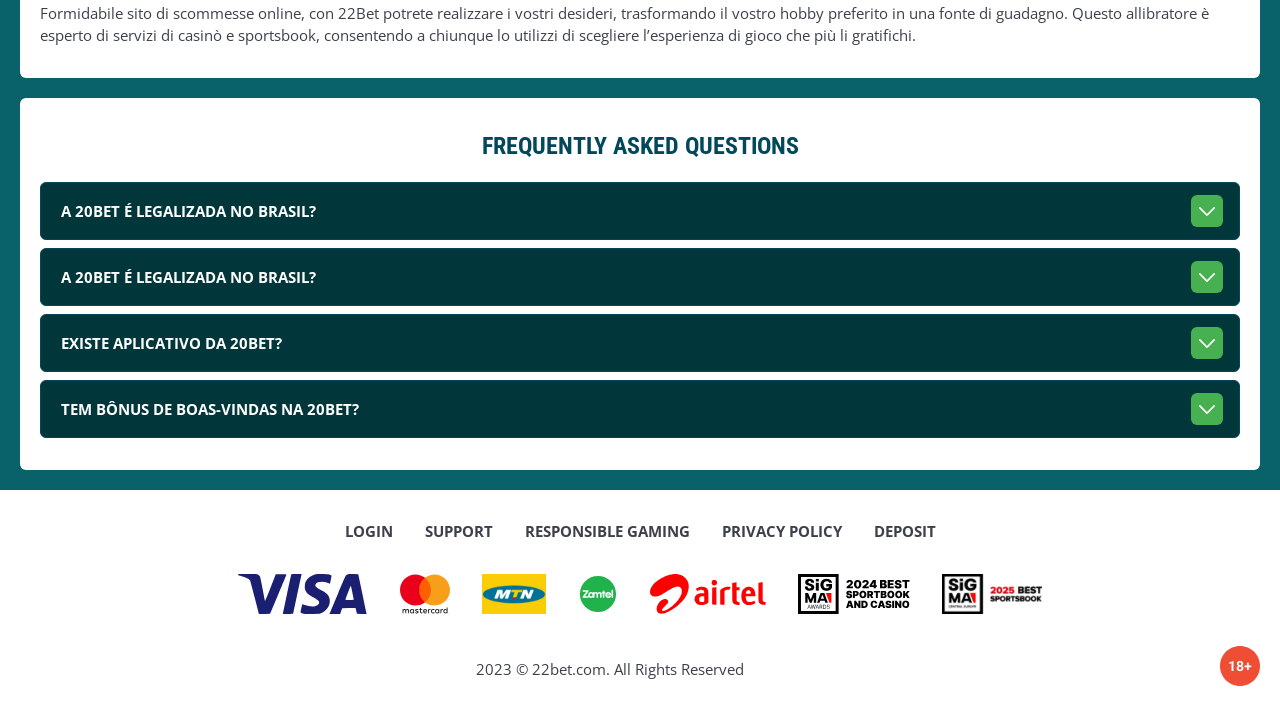
<file: live.html>
<!DOCTYPE html>
<html lang="zm">
  <head>
    <meta charset="UTF-8" />
   
    <meta name="viewport" content="width=device-width, initial-scale=1.0" />
    <title>22Bet </title>
    <meta name="description" content />
    <meta property="og:site_name" content />
    <meta property="og:title" content />
    <meta property="og:type" content="website" />
    <meta property="og:url" content />
    <meta property="og:image" content />
    <meta property="og:image:alt" content />
    <meta property="og:locale" content="zm" />
    <meta property="og:description" content />
    <link rel="preconnect" href="https://fonts.googleapis.com" />
    <link rel="preconnect" href="https://fonts.gstatic.com" crossorigin="anonymous" />
   <link href="https://fonts.googleapis.com/css2?family=Open+Sans:ital,wght@0,300..800;1,300..800&display=swap" rel="stylesheet">
<link href="https://fonts.googleapis.com/css?family=Roboto+Condensed&display=swap" rel="stylesheet">

   <link rel="stylesheet" href="./css/reset.css" />
    <link rel="stylesheet" href="./css/main.css" />
    <link rel="stylesheet" href="./css/media.css"/>
    <link rel="icon" href="./images/Group.png" type="image/x-icon"/>
    <script
    src="https://code.jquery.com/jquery-3.6.1.min.js"
    integrity="sha256-o88AwQnZB+VDvE9tvIXrMQaPlFFSUTR+nldQm1LuPXQ="
    crossorigin="anonymous"
  ></script>
  </head>
  <body>
    <header class="header">
      <section class="content header__content">
        <a href="./index.html" class="logo header__logo"
          ><img src="./images/logo.svg" alt="logo" title
        /></a>
        <button class="header__btn-menu" >
          <svg width="16px" height="16px" viewBox="0 0 16 16" xmlns="http://www.w3.org/2000/svg">
              <rect y="0" width="16" height="3" rx="1.5"></rect>
              <rect y="6.5" width="16" height="3" rx="1.5"></rect>
              <rect y="13" width="16" height="3" rx="1.5"></rect>
            </svg>
        </button>

          <nav class="menu header__menu">
            <ul class="header__menu-list">
                
              <li class="">
              <div class="header__menu-wrapper">
                <div class="js-button-expander js-button-expander--menu" >
                <a href="./bonus.html" >
                <span>Bonus</span>
              </a>
              </div>
              <div class="header__menu-wrap js-expand-content js-expand-content--menu">
                <ul >
                  <li>
                    <a href="./freeSpins.html">
                    <span>Free Spins</span>
                  </a></li>
                  <li><a href="./promoCode.html">
                    <span>Promo Code</span>
                  </a>
                </li>
                  <li><a href="./welcomeBonus.html">
                    <span>Welcome Bonus</span>
                  </a>
                </li>
                <li><a href="./vip.html">
                    <span>VIP</span>
                  </a>
                </li>
                </ul>
              </div>
              </div>
               <a href="./bonus.html" class="header__menu-item">
                <span>Bonus</span>
              </a>
            </li>
              <li>
                <a href="./app.html">
                 App
                </a>
              </li>
              
              <li class="">
              <div class="header__menu-wrapper">
                <div class="js-button-expander js-button-expander--menu" >
                <a href="./casino.html" >
                <span> Casino</span>
              </a>
              </div>
              <div class="header__menu-wrap js-expand-content js-expand-content--menu">
                <ul >
                  <li>
                    <a href="./slots.html">
                    <span>Slots</span>
                  </a></li>
                 
                </ul>
              </div>
              </div>
               <a href="./casino.html" class="header__menu-item">
                <span>Casino</span>
              </a>
            </li>
               <li>
                <a href="./live.html">
               Live
                </a>
              </li>
              <li>
                    <a href="./freeSpins.html">
                    <span>Free Spins</span>
                  </a></li>
                  <li><a href="./promoCode.html">
                    <span>Promo Code</span>
                  </a>
                </li>
                  <li><a href="./welcomeBonus.html">
                    <span>Welcome Bonus</span>
                  </a>
                </li>
                <li><a href="./vip.html">
                    <span>VIP</span>
                  </a>
                </li>
             <li>
                    <a href="./slots.html">
                    <span>Slots</span>
                  </a></li>
             
             
            </ul>
            <div class="header__button header__button-menu " >
              <a href="#" class="button  button__login-menu">log in</a>
              <a href="#" class="button button__menu">registration</a>
            </div>
           
          </nav>
          <a href="" class="header__flag">
                <span><img src="./images/flag.png" alt="flag" title /></span>
                <span>zm</span>
              </a>
            <a href="#" class="button button__login">log in</a>
            <a href="#" class="button button__singup">registration</a>
            <!-- <div id="clock" class="header__time">00:00</div>
             -->
      </section>
    </header>
     <main class="main home main-page">
        <section class=" hero hero__page">
           
            <div class="background ">
              <img src="./images/live/bg-live.webp" alt="hero" title />
              
            </div>
            <div class="hero__wrapper hero__wrapper-page">
              <div class="hero__data hero__data-bonus">
                <ul
                class="breadcrumbs "
                
              >
                <li
                  
                >
                  <a href="#" >
                    <span >Home</span></a
                  >
                 
                </li>
                <li
                  
                >
                  <a href="#" > <span >Live</span></a>
                 
                </li>
              </ul>
                <h1 class="title general hero__title">
                  Online Casino Website
                </h1>
                 <p class="hero__text">The first thing that catches players' attention is the incredible simplicity of this casino.</p>
               
                <a href="#" class="button  hero__button ">Obter um Bônus</a>
               
              </div>
             
            </div>
          </section>
      <section class="main__wrap main__wrap-page">
       
       <section class="content__wrapper content__wrapper-page">

         
        
       
          <section class="content article">
            <p>
             Lorem ipsum dolor sit <a href="#">22Bet</a> consectetur adipiscing elit. Quisque faucibus ex sapien vitae pellentesque sem placerat. In id cursus mi pretium tellus duis convallis. Tempus leo eu aenean sed diam urna tempor. Pulvinar vivamus fringilla lacus nec metus bibendum egestas. Iaculis massa nisl malesuada lacinia integer nunc posuere. Ut hendrerit semper vel class aptent taciti sociosqu.
            </p>
            <p>
             Ad litora torquent per conubia nostra inceptos himenaeos.
            </p>
          </section>
               <section class="content casino">
           
              <ul class="casino__list">
                <li class="casino__item">
                    <div class="casino__wrapper">
                      <img class="casino__img" src="./images/live/card-live1.webp" alt="" title>
                    <div class="casino__hover casino__hover-live">
                        
                        <div class="casino-box">
                            
                        <a href="#" class="button  casino__buttons">Play now</a>
                        </div>
                    </div>
                    </div>
                    
                </li>
                <li class="casino__item">
                  <div class="casino__wrapper">
                    <img class="casino__img" src="./images/live/card-live2.webp" alt="" title>
                <div class="casino__hover casino__hover-live">
                      
                        <div class="casino-box">
                            
                        <a href="#" class="button  casino__buttons">Play now</a>
                        </div>
                    </div>
                  </div>
                 
              </li>
              <li class="casino__item">
                <div class="casino__wrapper">
                  <img class="casino__img" src="./images/live/card-live3.webp" alt="" title>
               <div class="casino__hover casino__hover-live">
                        
                        <div class="casino-box">
                            
                        <a href="#" class="button  casino__buttons">Play now</a>
                        </div>
                    </div>
               
            </li>
             <li class="casino__item">
                <div class="casino__wrapper">
                  <img class="casino__img" src="./images/live/card-live4.webp" alt="" title>
               <div class="casino__hover casino__hover-live">
                        
                        <div class="casino-box">
                            
                        <a href="#" class="button  casino__buttons">Play now</a>
                        </div>
                    </div>
               
            </li>
             <li class="casino__item">
                <div class="casino__wrapper">
                  <img class="casino__img" src="./images/live/card-live5.webp" alt="" title>
               <div class="casino__hover casino__hover-live">
                        
                        <div class="casino-box">
                            
                        <a href="#" class="button  casino__buttons">Play now</a>
                        </div>
                    </div>
               
            </li>
             <li class="casino__item">
                <div class="casino__wrapper">
                  <img class="casino__img" src="./images/live/card-live6.webp" alt="" title>
               <div class="casino__hover casino__hover-live">
                        
                        <div class="casino-box">
                            
                        <a href="#" class="button  casino__buttons">Play now</a>
                        </div>
                    </div>
               
            </li>
           
    
      

              </ul>
         </section>
             
        
        
              <section class="content menu-review__content">
              

            
                <div class="menu__review-desk menu__review-content">Table of Contents</div>
                <ul class="menu__review menu__review-list">
                  <li><a href="#">Casa de Aposta e Cassino</a></li>
                    <li><a href="#">Casa de Aposta e Cassino</a></li>
                      <li><a href="#">Casa de Aposta e Cassino</a></li>
                        <li><a href="#">Casa de Aposta e Cassino</a></li>
                          <li><a href="#">Frequently Asked Questions</a></li>
                 
                </ul>
             
          
          </section>
          
        
          <section class="content article">
            <h2 class="title high article__title">Casa de Aposta e Cassino</h2>
             
            <p>
             Formidabile sito di scommesse online, con 22Bet potrete realizzare i vostri desideri, trasformando il vostro hobby preferito in una fonte di guadagno. Questo allibratore è esperto di servizi di casinò e sportsbook, consentendo a chiunque lo utilizzi di scegliere l’esperienza di gioco che più li gratifichi.
            </p>
            <p>
             Si possono effettuare scommesse in pochi clic e bastano appena 24 ore per ricevere il denaro vinto.Si possono effettuare scommesse in pochi clic e bastano appena 24 ore per ricevere il denaro vinto. Si possono effettuare scommesse in pochi clic e bastano appena 24 ore per ricevere il denaro vinto.
            </p>
           <ol>
              <li>Si possono effettuare scommesse in pochi clic e bastano appena 24 ore per ricevere il denaro vinto.</li>
              <li>Si possono effettuare scommesse in pochi clic e bastano appena 24 ore per ricevere il denaro vinto.</li>
              <li>Si possono effettuare scommesse in pochi clic e bastano appena 24 ore per ricevere il denaro vinto.</li>
            </ol>
            <p>Si possono effettuare scommesse in pochi clic e bastano appena 24 ore per ricevere il denaro vinto. Si possono effettuare scommesse in pochi clic e bastano appena 24 ore per ricevere il denaro vinto. Si possono effettuare scommesse in pochi clic e bastano appena 24 ore per ricevere il denaro vinto.</p>
          </section>
         
         
           <section class="content article">
            <h2 class="title high article__title">Casa de Aposta e Cassino</h2>
            <p>Formidabile sito di scommesse online, con 22Bet potrete realizzare i vostri desideri, trasformando il vostro hobby preferito in una fonte di guadagno. Questo allibratore è esperto di servizi di casinò e sportsbook, consentendo a chiunque lo utilizzi di scegliere l’esperienza di gioco che più li gratifichi.</p>
            <p>Si possono effettuare scommesse in pochi clic e bastano appena 24 ore per ricevere il denaro vinto.Si possono effettuare scommesse in pochi clic e bastano appena 24 ore per ricevere il denaro vinto. Si possono effettuare scommesse in pochi clic e bastano appena 24 ore per ricevere il denaro vinto</p>
            <h3>Casa de Aposta e Cassino</h3>
            <p>Formidabile sito di scommesse online, con 22Bet potrete realizzare i vostri desideri, trasformando il vostro hobby preferito in una fonte di guadagno. Questo allibratore è esperto di servizi di casinò e sportsbook, consentendo a chiunque lo utilizzi di scegliere l’esperienza di gioco che più li gratifichi.</p>
           </section>

          <section class="content faq">
            <h2 class="title high faq__title">Frequently Asked Questions</h2>
            <ul class="faq__list " >
              <li class="faq__item"  >
                <h3 class="title medium faq__subtitle js-button-expander js-button-expander--faq"  >A 20Bet é legalizada no Brasil?
                 </h3>
                <div  class="faq__answer js-expand-content js-expand-content--faq" >
                  <p  >
                    Sim, a casa de apostas tem licença emitida por Curaçao, que é reconhecida no Brasil e a permite atuar por aqui.
                  </p>
                </div>
              </li>
              <li class="faq__item"  >
                <h3 class="title medium faq__subtitle js-button-expander js-button-expander--faq"  >A 20Bet é legalizada no Brasil?</h3>
                <div class="faq__answer js-expand-content js-expand-content--faq" >
                  <p  >
                    Sim, a casa de apostas tem licença emitida por Curaçao, que é reconhecida no Brasil e a permite atuar por aqui.
                  </p>
                </div>
              </li> 
              <li class="faq__item"  >
                <h3 class="title medium faq__subtitle js-button-expander js-button-expander--faq"  >Existe aplicativo da 20Bet?</h3>
                <div class="faq__answer js-expand-content js-expand-content--faq" >
                  <p  >
                   Sim, disponível para sistemas operacionais iOS e Android.
                  </p>
                </div>
              </li> 
              <li class="faq__item"  >
                <h3 class="title medium faq__subtitle js-button-expander js-button-expander--faq"  >Tem bônus de boas-vindas na 20Bet?</h3>
                <div class="faq__answer js-expand-content js-expand-content--faq" >
                  <p  >
                   O pacote especial para novos usuários da 20Bet paga 100% sobre o primeiro depósito, com limite de 600 BRL.
                  </p>
                </div>
              </li> 
             
            </ul>
          </section>
          
        </section> 
      
        <div class=""  onclick="scrollToTop()">
          <button class="main__arrow" id="scrollToTopBtn"></button>
        </div> 
        
      </section>
    </main> 
       <footer class=" footer ">
      <section class="content footer__content">
        <ul class="footer__menu">
         <li><a href="./login.html">Login</a></li>
         <li><a href="./support.html">Support</a></li>
         <li><a href="./responsible.html">Responsible Gaming</a></li>
         <li><a href="./policy.html">Privacy Policy</a></li>
         <li><a href="./deposit.html">Deposit</a></li>
        </ul>
       
         <ul class="footer__cards-list">
           
            <li>
              <a href="#"
                ><img src="./images/footer-img1.svg" alt="cardpay" title
              /></a>
            </li>
             <li>
              <a href="#"
                ><img src="./images/footer-img2.svg" alt="cardpay" title
              /></a>
            </li>
             <li>
              <a href="#"
                ><img src="./images/footer-img3.svg" alt="cardpay" title
              /></a>
            </li>
             <li>
              <a href="#"
                ><img src="./images/footer-img4.svg" alt="cardpay" title
              /></a>
            </li>
             <li>
              <a href="#"
                ><img src="./images/footer-img5.svg" alt="cardpay" title
              /></a>
            </li>
             <li>
              <a href="#"
                ><img src="./images/footer-img6.svg" alt="cardpay" title
              /></a>
            </li>
             <li>
              <a href="#"
                ><img src="./images/footer-img7.svg" alt="cardpay" title
              /></a>
            </li>
           
            
          </ul>
        <div class="footer__wrapp">
          <div class="footer__text">
           
            <p>2023 &copy; 22bet.com. All Rights Reserved
</p>
           
          </div>
          <div class="footer__age">
            <img src="./images/age.svg" alt="age" title />
          </div>
        </div>
      
      </section>
    </footer>
    <script src="./js/arrowUp.js" defer></script>
    <script src="./js/sidebar.js" defer></script>
    <script src="./js/expander.js" defer></script>
    <script src="./js/mobile-menu.js" defer></script>
    <!-- <script src="./js/clock.js" defer></script> -->
  </body>
</html>
</file>
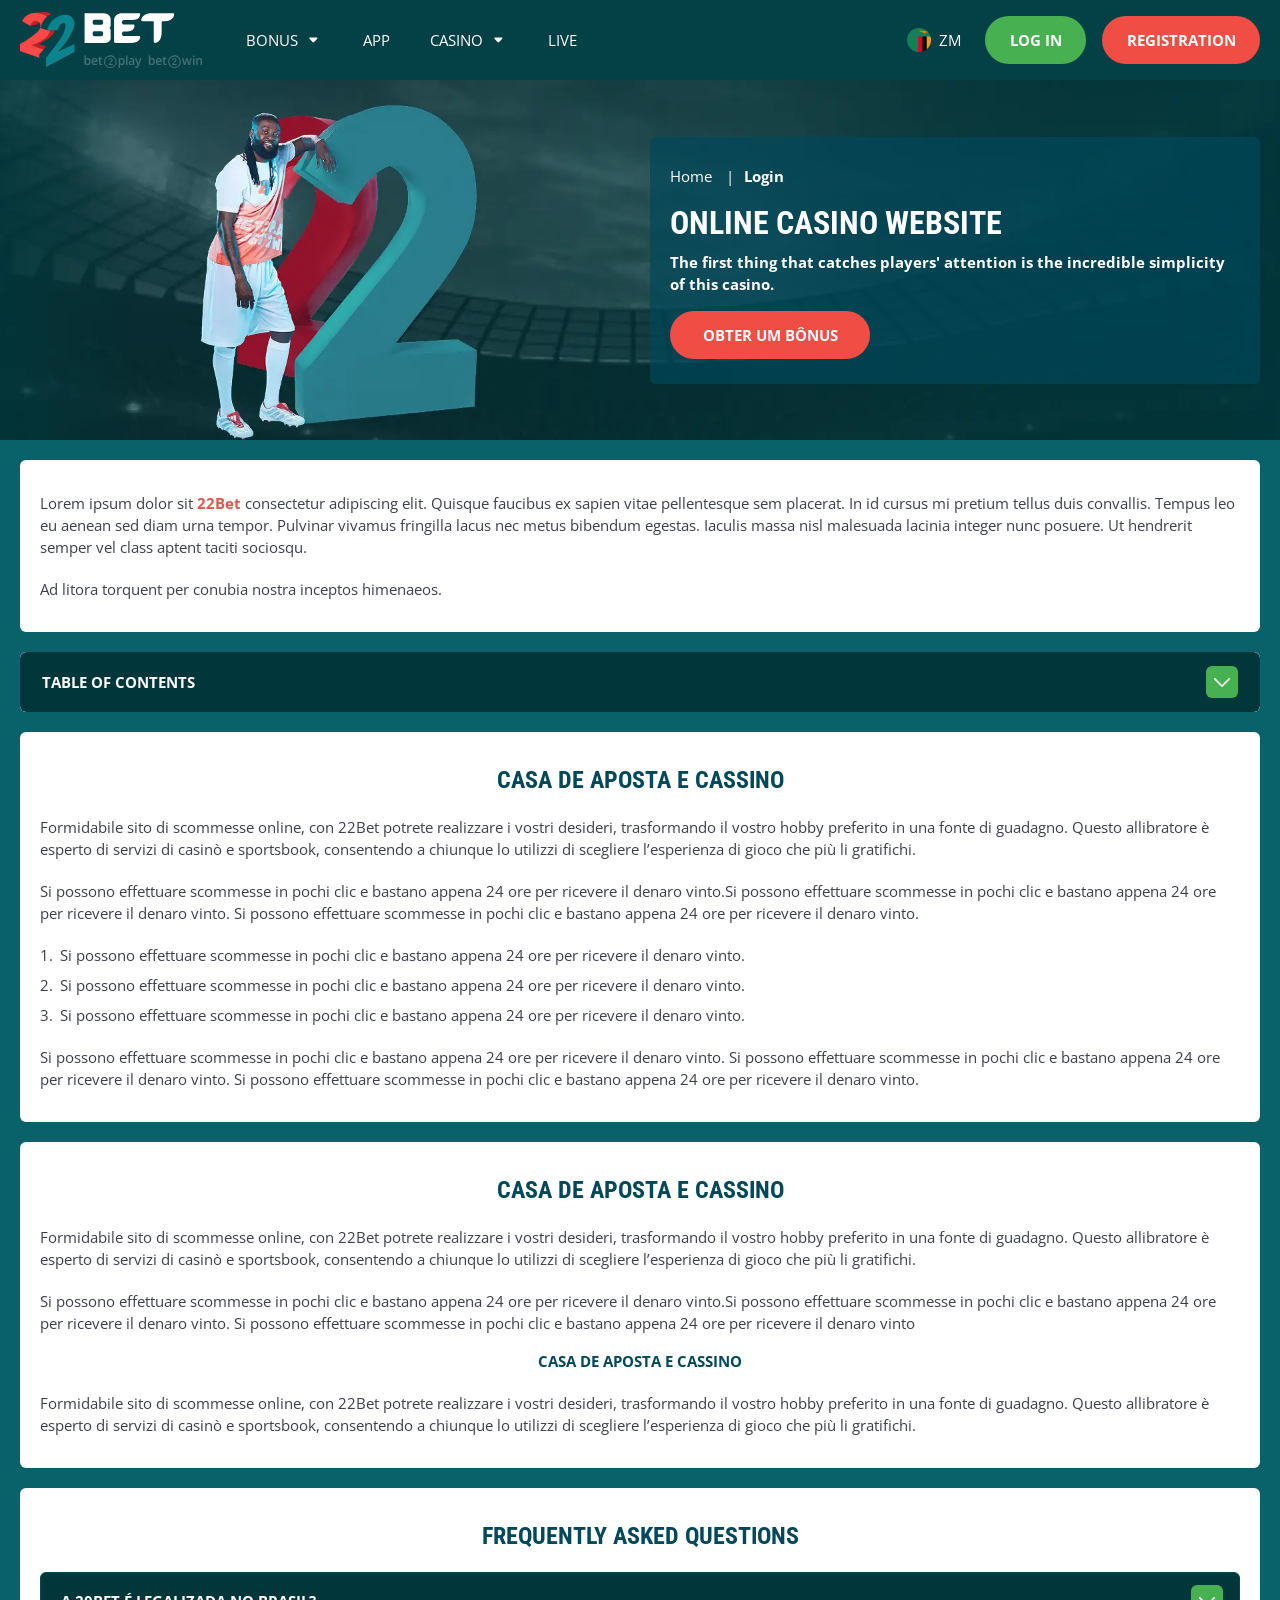
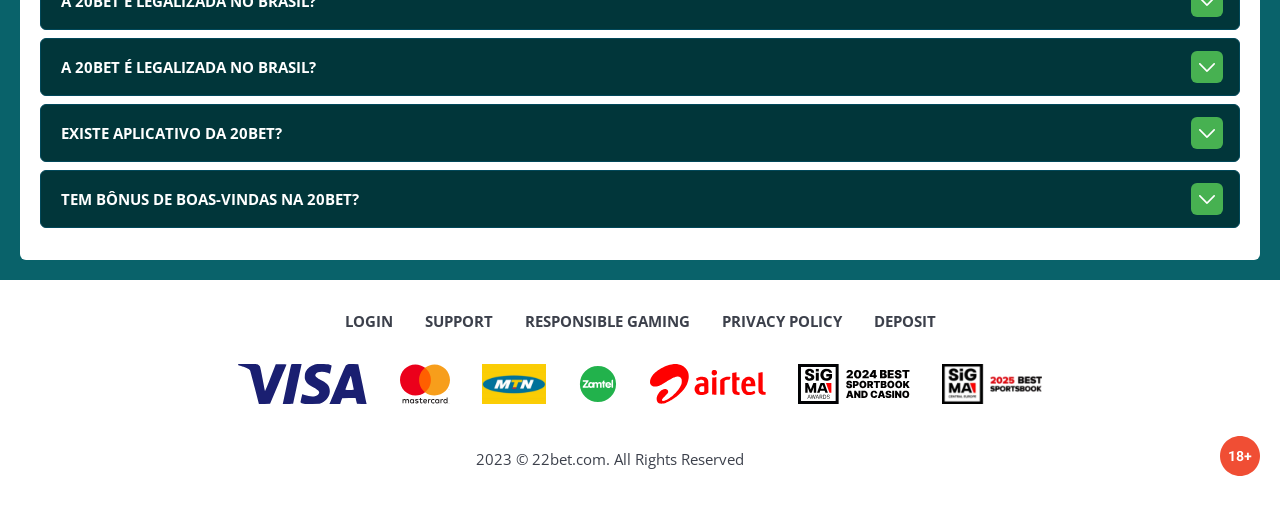
<file: login.html>
<!DOCTYPE html>
<html lang="zm">
  <head>
    <meta charset="UTF-8" />
   
    <meta name="viewport" content="width=device-width, initial-scale=1.0" />
    <title>22Bet </title>
    <meta name="description" content />
    <meta property="og:site_name" content />
    <meta property="og:title" content />
    <meta property="og:type" content="website" />
    <meta property="og:url" content />
    <meta property="og:image" content />
    <meta property="og:image:alt" content />
    <meta property="og:locale" content="zm" />
    <meta property="og:description" content />
    <link rel="preconnect" href="https://fonts.googleapis.com" />
    <link rel="preconnect" href="https://fonts.gstatic.com" crossorigin="anonymous" />
   <link href="https://fonts.googleapis.com/css2?family=Open+Sans:ital,wght@0,300..800;1,300..800&display=swap" rel="stylesheet">
<link href="https://fonts.googleapis.com/css?family=Roboto+Condensed&display=swap" rel="stylesheet">

   <link rel="stylesheet" href="./css/reset.css" />
    <link rel="stylesheet" href="./css/main.css" />
    <link rel="stylesheet" href="./css/media.css"/>
    <link rel="icon" href="./images/Group.png" type="image/x-icon"/>
    <script
    src="https://code.jquery.com/jquery-3.6.1.min.js"
    integrity="sha256-o88AwQnZB+VDvE9tvIXrMQaPlFFSUTR+nldQm1LuPXQ="
    crossorigin="anonymous"
  ></script>
  </head>
  <body>
    <header class="header">
      <section class="content header__content">
        <a href="./index.html" class="logo header__logo"
          ><img src="./images/logo.svg" alt="logo" title
        /></a>
        <button class="header__btn-menu" >
          <svg width="16px" height="16px" viewBox="0 0 16 16" xmlns="http://www.w3.org/2000/svg">
              <rect y="0" width="16" height="3" rx="1.5"></rect>
              <rect y="6.5" width="16" height="3" rx="1.5"></rect>
              <rect y="13" width="16" height="3" rx="1.5"></rect>
            </svg>
        </button>

          <nav class="menu header__menu">
            <ul class="header__menu-list">
                
              <li class="">
              <div class="header__menu-wrapper">
                <div class="js-button-expander js-button-expander--menu" >
                <a href="./bonus.html" >
                <span>Bonus</span>
              </a>
              </div>
              <div class="header__menu-wrap js-expand-content js-expand-content--menu">
                <ul >
                  <li>
                    <a href="./freeSpins.html">
                    <span>Free Spins</span>
                  </a></li>
                  <li><a href="./promoCode.html">
                    <span>Promo Code</span>
                  </a>
                </li>
                  <li><a href="./welcomeBonus.html">
                    <span>Welcome Bonus</span>
                  </a>
                </li>
                <li><a href="./vip.html">
                    <span>VIP</span>
                  </a>
                </li>
                </ul>
              </div>
              </div>
               <a href="./bonus.html" class="header__menu-item">
                <span>Bonus</span>
              </a>
            </li>
              <li>
                <a href="./app.html">
                 App
                </a>
              </li>
              
              <li class="">
              <div class="header__menu-wrapper">
                <div class="js-button-expander js-button-expander--menu" >
                <a href="./casino.html" >
                <span> Casino</span>
              </a>
              </div>
              <div class="header__menu-wrap js-expand-content js-expand-content--menu">
                <ul >
                  <li>
                    <a href="./slots.html">
                    <span>Slots</span>
                  </a></li>
                 
                </ul>
              </div>
              </div>
               <a href="./casino.html" class="header__menu-item">
                <span>Casino</span>
              </a>
            </li>
               <li>
                <a href="./live.html">
               Live
                </a>
              </li>
              <li>
                    <a href="./freeSpins.html">
                    <span>Free Spins</span>
                  </a></li>
                  <li><a href="./promoCode.html">
                    <span>Promo Code</span>
                  </a>
                </li>
                  <li><a href="./welcomeBonus.html">
                    <span>Welcome Bonus</span>
                  </a>
                </li>
                <li><a href="./vip.html">
                    <span>VIP</span>
                  </a>
                </li>
             <li>
                    <a href="./slots.html">
                    <span>Slots</span>
                  </a></li>
             
             
            </ul>
            <div class="header__button header__button-menu " >
              <a href="#" class="button  button__login-menu">log in</a>
              <a href="#" class="button button__menu">registration</a>
            </div>
           
          </nav>
          <a href="" class="header__flag">
                <span><img src="./images/flag.png" alt="flag" title /></span>
                <span>zm</span>
              </a>
            <a href="#" class="button button__login">log in</a>
            <a href="#" class="button button__singup">registration</a>
            <!-- <div id="clock" class="header__time">00:00</div>
             -->
      </section>
    </header>
     <main class="main home main-page">
        <section class=" hero hero__page">
           
            <div class="background ">
              <img src="./images/layout-images/bg-login.webp" alt="hero" title />
              
            </div>
            <div class="hero__wrapper hero__wrapper-page">
              <div class="hero__data hero__data-bonus">
                <ul
                class="breadcrumbs "
                
              >
                <li
                  
                >
                  <a href="#" >
                    <span >Home</span></a
                  >
                 
                </li>
                <li
                  
                >
                  <a href="#" > <span >Login</span></a>
                 
                </li>
              </ul>
                <h1 class="title general hero__title">
                  Online Casino Website
                </h1>
                 <p class="hero__text">The first thing that catches players' attention is the incredible simplicity of this casino.</p>
               
                <a href="#" class="button  hero__button ">Obter um Bônus</a>
               
              </div>
             
            </div>
          </section>
      <section class="main__wrap main__wrap-page">
       
       <section class="content__wrapper content__wrapper-page">

         
        
       
          <section class="content article">
            <p>
             Lorem ipsum dolor sit <a href="#">22Bet</a> consectetur adipiscing elit. Quisque faucibus ex sapien vitae pellentesque sem placerat. In id cursus mi pretium tellus duis convallis. Tempus leo eu aenean sed diam urna tempor. Pulvinar vivamus fringilla lacus nec metus bibendum egestas. Iaculis massa nisl malesuada lacinia integer nunc posuere. Ut hendrerit semper vel class aptent taciti sociosqu.
            </p>
            <p>
             Ad litora torquent per conubia nostra inceptos himenaeos.
            </p>
          </section>
        
        
              <section class="content menu-review__content">
              

            
                <div class="menu__review-desk menu__review-content">Table of Contents</div>
                <ul class="menu__review menu__review-list">
                  <li><a href="#">Casa de Aposta e Cassino</a></li>
                    <li><a href="#">Casa de Aposta e Cassino</a></li>
                      <li><a href="#">Casa de Aposta e Cassino</a></li>
                        <li><a href="#">Casa de Aposta e Cassino</a></li>
                          <li><a href="#">Frequently Asked Questions</a></li>
                 
                </ul>
             
          
          </section>
          
        
          <section class="content article">
            <h2 class="title high article__title">Casa de Aposta e Cassino</h2>
             
            <p>
             Formidabile sito di scommesse online, con 22Bet potrete realizzare i vostri desideri, trasformando il vostro hobby preferito in una fonte di guadagno. Questo allibratore è esperto di servizi di casinò e sportsbook, consentendo a chiunque lo utilizzi di scegliere l’esperienza di gioco che più li gratifichi.
            </p>
            <p>
             Si possono effettuare scommesse in pochi clic e bastano appena 24 ore per ricevere il denaro vinto.Si possono effettuare scommesse in pochi clic e bastano appena 24 ore per ricevere il denaro vinto. Si possono effettuare scommesse in pochi clic e bastano appena 24 ore per ricevere il denaro vinto.
            </p>
           <ol>
              <li>Si possono effettuare scommesse in pochi clic e bastano appena 24 ore per ricevere il denaro vinto.</li>
              <li>Si possono effettuare scommesse in pochi clic e bastano appena 24 ore per ricevere il denaro vinto.</li>
              <li>Si possono effettuare scommesse in pochi clic e bastano appena 24 ore per ricevere il denaro vinto.</li>
            </ol>
            <p>Si possono effettuare scommesse in pochi clic e bastano appena 24 ore per ricevere il denaro vinto. Si possono effettuare scommesse in pochi clic e bastano appena 24 ore per ricevere il denaro vinto. Si possono effettuare scommesse in pochi clic e bastano appena 24 ore per ricevere il denaro vinto.</p>
          </section>
         
         
           <section class="content article">
            <h2 class="title high article__title">Casa de Aposta e Cassino</h2>
            <p>Formidabile sito di scommesse online, con 22Bet potrete realizzare i vostri desideri, trasformando il vostro hobby preferito in una fonte di guadagno. Questo allibratore è esperto di servizi di casinò e sportsbook, consentendo a chiunque lo utilizzi di scegliere l’esperienza di gioco che più li gratifichi.</p>
            <p>Si possono effettuare scommesse in pochi clic e bastano appena 24 ore per ricevere il denaro vinto.Si possono effettuare scommesse in pochi clic e bastano appena 24 ore per ricevere il denaro vinto. Si possono effettuare scommesse in pochi clic e bastano appena 24 ore per ricevere il denaro vinto</p>
            <h3>Casa de Aposta e Cassino</h3>
            <p>Formidabile sito di scommesse online, con 22Bet potrete realizzare i vostri desideri, trasformando il vostro hobby preferito in una fonte di guadagno. Questo allibratore è esperto di servizi di casinò e sportsbook, consentendo a chiunque lo utilizzi di scegliere l’esperienza di gioco che più li gratifichi.</p>
           </section>

          <section class="content faq">
            <h2 class="title high faq__title">Frequently Asked Questions</h2>
            <ul class="faq__list " >
              <li class="faq__item"  >
                <h3 class="title medium faq__subtitle js-button-expander js-button-expander--faq"  >A 20Bet é legalizada no Brasil?
                 </h3>
                <div  class="faq__answer js-expand-content js-expand-content--faq" >
                  <p  >
                    Sim, a casa de apostas tem licença emitida por Curaçao, que é reconhecida no Brasil e a permite atuar por aqui.
                  </p>
                </div>
              </li>
              <li class="faq__item"  >
                <h3 class="title medium faq__subtitle js-button-expander js-button-expander--faq"  >A 20Bet é legalizada no Brasil?</h3>
                <div class="faq__answer js-expand-content js-expand-content--faq" >
                  <p  >
                    Sim, a casa de apostas tem licença emitida por Curaçao, que é reconhecida no Brasil e a permite atuar por aqui.
                  </p>
                </div>
              </li> 
              <li class="faq__item"  >
                <h3 class="title medium faq__subtitle js-button-expander js-button-expander--faq"  >Existe aplicativo da 20Bet?</h3>
                <div class="faq__answer js-expand-content js-expand-content--faq" >
                  <p  >
                   Sim, disponível para sistemas operacionais iOS e Android.
                  </p>
                </div>
              </li> 
              <li class="faq__item"  >
                <h3 class="title medium faq__subtitle js-button-expander js-button-expander--faq"  >Tem bônus de boas-vindas na 20Bet?</h3>
                <div class="faq__answer js-expand-content js-expand-content--faq" >
                  <p  >
                   O pacote especial para novos usuários da 20Bet paga 100% sobre o primeiro depósito, com limite de 600 BRL.
                  </p>
                </div>
              </li> 
             
            </ul>
          </section>
          
        </section> 
      
        <div class=""  onclick="scrollToTop()">
          <button class="main__arrow" id="scrollToTopBtn"></button>
        </div> 
        
      </section>
    </main> 
      <footer class=" footer ">
      <section class="content footer__content">
        <ul class="footer__menu">
         <li><a href="./login.html">Login</a></li>
         <li><a href="./support.html">Support</a></li>
         <li><a href="./responsible.html">Responsible Gaming</a></li>
         <li><a href="./policy.html">Privacy Policy</a></li>
         <li><a href="./deposit.html">Deposit</a></li>
        </ul>
       
        <ul class="footer__cards-list">
           
            <li>
              <a href="#"
                ><img src="./images/footer-img1.svg" alt="cardpay" title
              /></a>
            </li>
             <li>
              <a href="#"
                ><img src="./images/footer-img2.svg" alt="cardpay" title
              /></a>
            </li>
             <li>
              <a href="#"
                ><img src="./images/footer-img3.svg" alt="cardpay" title
              /></a>
            </li>
             <li>
              <a href="#"
                ><img src="./images/footer-img4.svg" alt="cardpay" title
              /></a>
            </li>
             <li>
              <a href="#"
                ><img src="./images/footer-img5.svg" alt="cardpay" title
              /></a>
            </li>
             <li>
              <a href="#"
                ><img src="./images/footer-img6.svg" alt="cardpay" title
              /></a>
            </li>
             <li>
              <a href="#"
                ><img src="./images/footer-img7.svg" alt="cardpay" title
              /></a>
            </li>
           
            
          </ul>
       
        <div class="footer__wrapp">
          <div class="footer__text">
           
            <p>2023 &copy; 22bet.com. All Rights Reserved
</p>
           
          </div>
          <div class="footer__age">
            <img src="./images/age.svg" alt="age" title />
          </div>
        </div>
      
      </section>
    </footer>
    <script src="./js/arrowUp.js" defer></script>
    <script src="./js/sidebar.js" defer></script>
    <script src="./js/expander.js" defer></script>
    <script src="./js/mobile-menu.js" defer></script>
    <!-- <script src="./js/clock.js" defer></script> -->
  </body>
</html>
</file>
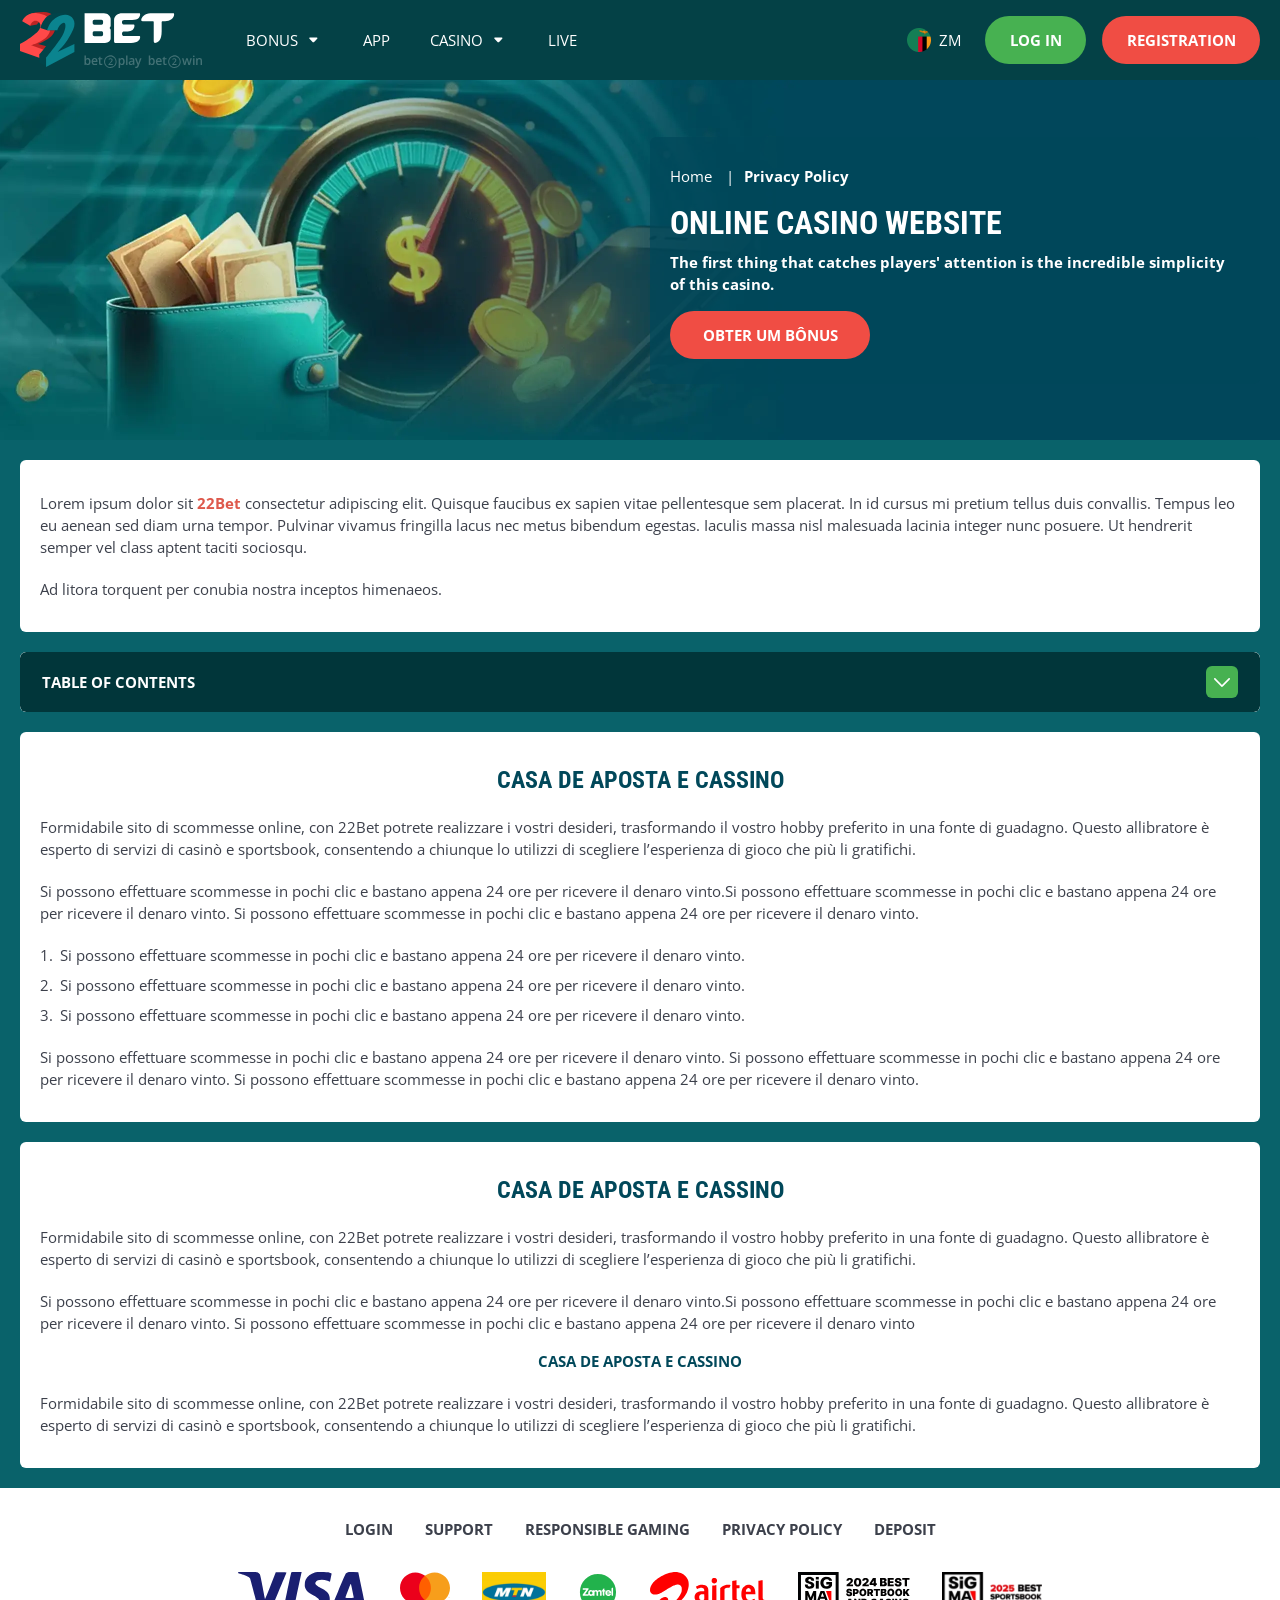
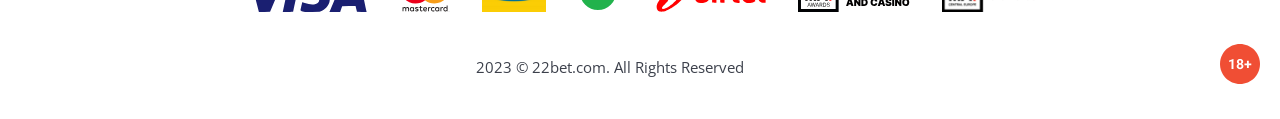
<file: policy.html>
<!DOCTYPE html>
<html lang="zm">
  <head>
    <meta charset="UTF-8" />
   
    <meta name="viewport" content="width=device-width, initial-scale=1.0" />
    <title>22Bet </title>
    <meta name="description" content />
    <meta property="og:site_name" content />
    <meta property="og:title" content />
    <meta property="og:type" content="website" />
    <meta property="og:url" content />
    <meta property="og:image" content />
    <meta property="og:image:alt" content />
    <meta property="og:locale" content="zm" />
    <meta property="og:description" content />
    <link rel="preconnect" href="https://fonts.googleapis.com" />
    <link rel="preconnect" href="https://fonts.gstatic.com" crossorigin="anonymous" />
   <link href="https://fonts.googleapis.com/css2?family=Open+Sans:ital,wght@0,300..800;1,300..800&display=swap" rel="stylesheet">
<link href="https://fonts.googleapis.com/css?family=Roboto+Condensed&display=swap" rel="stylesheet">

   <link rel="stylesheet" href="./css/reset.css" />
    <link rel="stylesheet" href="./css/main.css" />
    <link rel="stylesheet" href="./css/media.css"/>
    <link rel="icon" href="./images/Group.png" type="image/x-icon"/>
    <script
    src="https://code.jquery.com/jquery-3.6.1.min.js"
    integrity="sha256-o88AwQnZB+VDvE9tvIXrMQaPlFFSUTR+nldQm1LuPXQ="
    crossorigin="anonymous"
  ></script>
  </head>
  <body>
    <header class="header">
      <section class="content header__content">
        <a href="./index.html" class="logo header__logo"
          ><img src="./images/logo.svg" alt="logo" title
        /></a>
        <button class="header__btn-menu" >
          <svg width="16px" height="16px" viewBox="0 0 16 16" xmlns="http://www.w3.org/2000/svg">
              <rect y="0" width="16" height="3" rx="1.5"></rect>
              <rect y="6.5" width="16" height="3" rx="1.5"></rect>
              <rect y="13" width="16" height="3" rx="1.5"></rect>
            </svg>
        </button>

          <nav class="menu header__menu">
            <ul class="header__menu-list">
                
              <li class="">
              <div class="header__menu-wrapper">
                <div class="js-button-expander js-button-expander--menu" >
                <a href="./bonus.html" >
                <span>Bonus</span>
              </a>
              </div>
              <div class="header__menu-wrap js-expand-content js-expand-content--menu">
                <ul >
                  <li>
                    <a href="./freeSpins.html">
                    <span>Free Spins</span>
                  </a></li>
                  <li><a href="./promoCode.html">
                    <span>Promo Code</span>
                  </a>
                </li>
                  <li><a href="./welcomeBonus.html">
                    <span>Welcome Bonus</span>
                  </a>
                </li>
                <li><a href="./vip.html">
                    <span>VIP</span>
                  </a>
                </li>
                </ul>
              </div>
              </div>
               <a href="./bonus.html" class="header__menu-item">
                <span>Bonus</span>
              </a>
            </li>
              <li>
                <a href="./app.html">
                 App
                </a>
              </li>
              
              <li class="">
              <div class="header__menu-wrapper">
                <div class="js-button-expander js-button-expander--menu" >
                <a href="./casino.html" >
                <span> Casino</span>
              </a>
              </div>
              <div class="header__menu-wrap js-expand-content js-expand-content--menu">
                <ul >
                  <li>
                    <a href="./slots.html">
                    <span>Slots</span>
                  </a></li>
                 
                </ul>
              </div>
              </div>
               <a href="./casino.html" class="header__menu-item">
                <span>Casino</span>
              </a>
            </li>
               <li>
                <a href="./live.html">
               Live
                </a>
              </li>
              <li>
                    <a href="./freeSpins.html">
                    <span>Free Spins</span>
                  </a></li>
                  <li><a href="./promoCode.html">
                    <span>Promo Code</span>
                  </a>
                </li>
                  <li><a href="./welcomeBonus.html">
                    <span>Welcome Bonus</span>
                  </a>
                </li>
                <li><a href="./vip.html">
                    <span>VIP</span>
                  </a>
                </li>
             <li>
                    <a href="./slots.html">
                    <span>Slots</span>
                  </a></li>
             
             
            </ul>
            <div class="header__button header__button-menu " >
              <a href="#" class="button  button__login-menu">log in</a>
              <a href="#" class="button button__menu">registration</a>
            </div>
           
          </nav>
            <a href="" class="header__flag">
                <span><img src="./images/flag.png" alt="flag" title /></span>
                <span>zm</span>
              </a>
            <a href="#" class="button button__login">log in</a>
            <a href="#" class="button button__singup">registration</a>
            <!-- <div id="clock" class="header__time">00:00</div>
             -->
      </section>
    </header>
     <main class="main home main-page">
        <section class=" hero hero__page">
           
            <div class="background  background-page">
              <img src="./images/layout-images/bg-policy.webp" alt="hero" title />
              
            </div>
            <div class="hero__wrapper hero__wrapper-page">
              <div class="hero__data hero__data-bonus">
                <ul
                class="breadcrumbs "
                
              >
                <li
                  
                >
                  <a href="#" >
                    <span >Home</span></a
                  >
                 
                </li>
                <li
                  
                >
                  <a href="#" > <span >Privacy Policy</span></a>
                 
                </li>
              </ul>
                <h1 class="title general hero__title">
                  Online Casino Website
                </h1>
                 <p class="hero__text">The first thing that catches players' attention is the incredible simplicity of this casino.</p>
               
                <a href="#" class="button  hero__button ">Obter um Bônus</a>
               
              </div>
             
            </div>
          </section>
      <section class="main__wrap main__wrap-page">
       
       <section class="content__wrapper content__wrapper-page">

         
        
       
          <section class="content article">
            <p>
             Lorem ipsum dolor sit <a href="#">22Bet</a> consectetur adipiscing elit. Quisque faucibus ex sapien vitae pellentesque sem placerat. In id cursus mi pretium tellus duis convallis. Tempus leo eu aenean sed diam urna tempor. Pulvinar vivamus fringilla lacus nec metus bibendum egestas. Iaculis massa nisl malesuada lacinia integer nunc posuere. Ut hendrerit semper vel class aptent taciti sociosqu.
            </p>
            <p>
             Ad litora torquent per conubia nostra inceptos himenaeos.
            </p>
          </section>
        
        
              <section class="content menu-review__content">
              

            
                <div class="menu__review-desk menu__review-content">Table of Contents</div>
                <ul class="menu__review menu__review-list">
                  <li><a href="#">Casa de Aposta e Cassino</a></li>
                    <li><a href="#">Casa de Aposta e Cassino</a></li>
                      <li><a href="#">Casa de Aposta e Cassino</a></li>
                        <li><a href="#">Casa de Aposta e Cassino</a></li>
                          <li><a href="#">Frequently Asked Questions</a></li>
                 
                </ul>
             
          
          </section>
          
        
          <section class="content article">
            <h2 class="title high article__title">Casa de Aposta e Cassino</h2>
             
            <p>
             Formidabile sito di scommesse online, con 22Bet potrete realizzare i vostri desideri, trasformando il vostro hobby preferito in una fonte di guadagno. Questo allibratore è esperto di servizi di casinò e sportsbook, consentendo a chiunque lo utilizzi di scegliere l’esperienza di gioco che più li gratifichi.
            </p>
            <p>
             Si possono effettuare scommesse in pochi clic e bastano appena 24 ore per ricevere il denaro vinto.Si possono effettuare scommesse in pochi clic e bastano appena 24 ore per ricevere il denaro vinto. Si possono effettuare scommesse in pochi clic e bastano appena 24 ore per ricevere il denaro vinto.
            </p>
           <ol>
              <li>Si possono effettuare scommesse in pochi clic e bastano appena 24 ore per ricevere il denaro vinto.</li>
              <li>Si possono effettuare scommesse in pochi clic e bastano appena 24 ore per ricevere il denaro vinto.</li>
              <li>Si possono effettuare scommesse in pochi clic e bastano appena 24 ore per ricevere il denaro vinto.</li>
            </ol>
            <p>Si possono effettuare scommesse in pochi clic e bastano appena 24 ore per ricevere il denaro vinto. Si possono effettuare scommesse in pochi clic e bastano appena 24 ore per ricevere il denaro vinto. Si possono effettuare scommesse in pochi clic e bastano appena 24 ore per ricevere il denaro vinto.</p>
          </section>
         
         
           <section class="content article">
            <h2 class="title high article__title">Casa de Aposta e Cassino</h2>
            <p>Formidabile sito di scommesse online, con 22Bet potrete realizzare i vostri desideri, trasformando il vostro hobby preferito in una fonte di guadagno. Questo allibratore è esperto di servizi di casinò e sportsbook, consentendo a chiunque lo utilizzi di scegliere l’esperienza di gioco che più li gratifichi.</p>
            <p>Si possono effettuare scommesse in pochi clic e bastano appena 24 ore per ricevere il denaro vinto.Si possono effettuare scommesse in pochi clic e bastano appena 24 ore per ricevere il denaro vinto. Si possono effettuare scommesse in pochi clic e bastano appena 24 ore per ricevere il denaro vinto</p>
            <h3>Casa de Aposta e Cassino</h3>
            <p>Formidabile sito di scommesse online, con 22Bet potrete realizzare i vostri desideri, trasformando il vostro hobby preferito in una fonte di guadagno. Questo allibratore è esperto di servizi di casinò e sportsbook, consentendo a chiunque lo utilizzi di scegliere l’esperienza di gioco che più li gratifichi.</p>
           </section>

        </section> 
      
        <div class=""  onclick="scrollToTop()">
          <button class="main__arrow" id="scrollToTopBtn"></button>
        </div> 
        
      </section>
    </main> 
     <footer class=" footer ">
      <section class="content footer__content">
        <ul class="footer__menu">
         <li><a href="./login.html">Login</a></li>
         <li><a href="./support.html">Support</a></li>
         <li><a href="./responsible.html">Responsible Gaming</a></li>
         <li><a href="./policy.html">Privacy Policy</a></li>
         <li><a href="./deposit.html">Deposit</a></li>
        </ul>
       
            <ul class="footer__cards-list">
           
            <li>
              <a href="#"
                ><img src="./images/footer-img1.svg" alt="cardpay" title
              /></a>
            </li>
             <li>
              <a href="#"
                ><img src="./images/footer-img2.svg" alt="cardpay" title
              /></a>
            </li>
             <li>
              <a href="#"
                ><img src="./images/footer-img3.svg" alt="cardpay" title
              /></a>
            </li>
             <li>
              <a href="#"
                ><img src="./images/footer-img4.svg" alt="cardpay" title
              /></a>
            </li>
             <li>
              <a href="#"
                ><img src="./images/footer-img5.svg" alt="cardpay" title
              /></a>
            </li>
             <li>
              <a href="#"
                ><img src="./images/footer-img6.svg" alt="cardpay" title
              /></a>
            </li>
             <li>
              <a href="#"
                ><img src="./images/footer-img7.svg" alt="cardpay" title
              /></a>
            </li>
           
            
          </ul>
       
       
        <div class="footer__wrapp">
          <div class="footer__text">
           
            <p>2023 &copy; 22bet.com. All Rights Reserved
</p>
           
          </div>
          <div class="footer__age">
            <img src="./images/age.svg" alt="age" title />
          </div>
        </div>
      
      </section>
    </footer>
    <script src="./js/arrowUp.js" defer></script>
    <script src="./js/sidebar.js" defer></script>
    <script src="./js/expander.js" defer></script>
    <script src="./js/mobile-menu.js" defer></script>
    <!-- <script src="./js/clock.js" defer></script> -->
  </body>
</html>
</file>
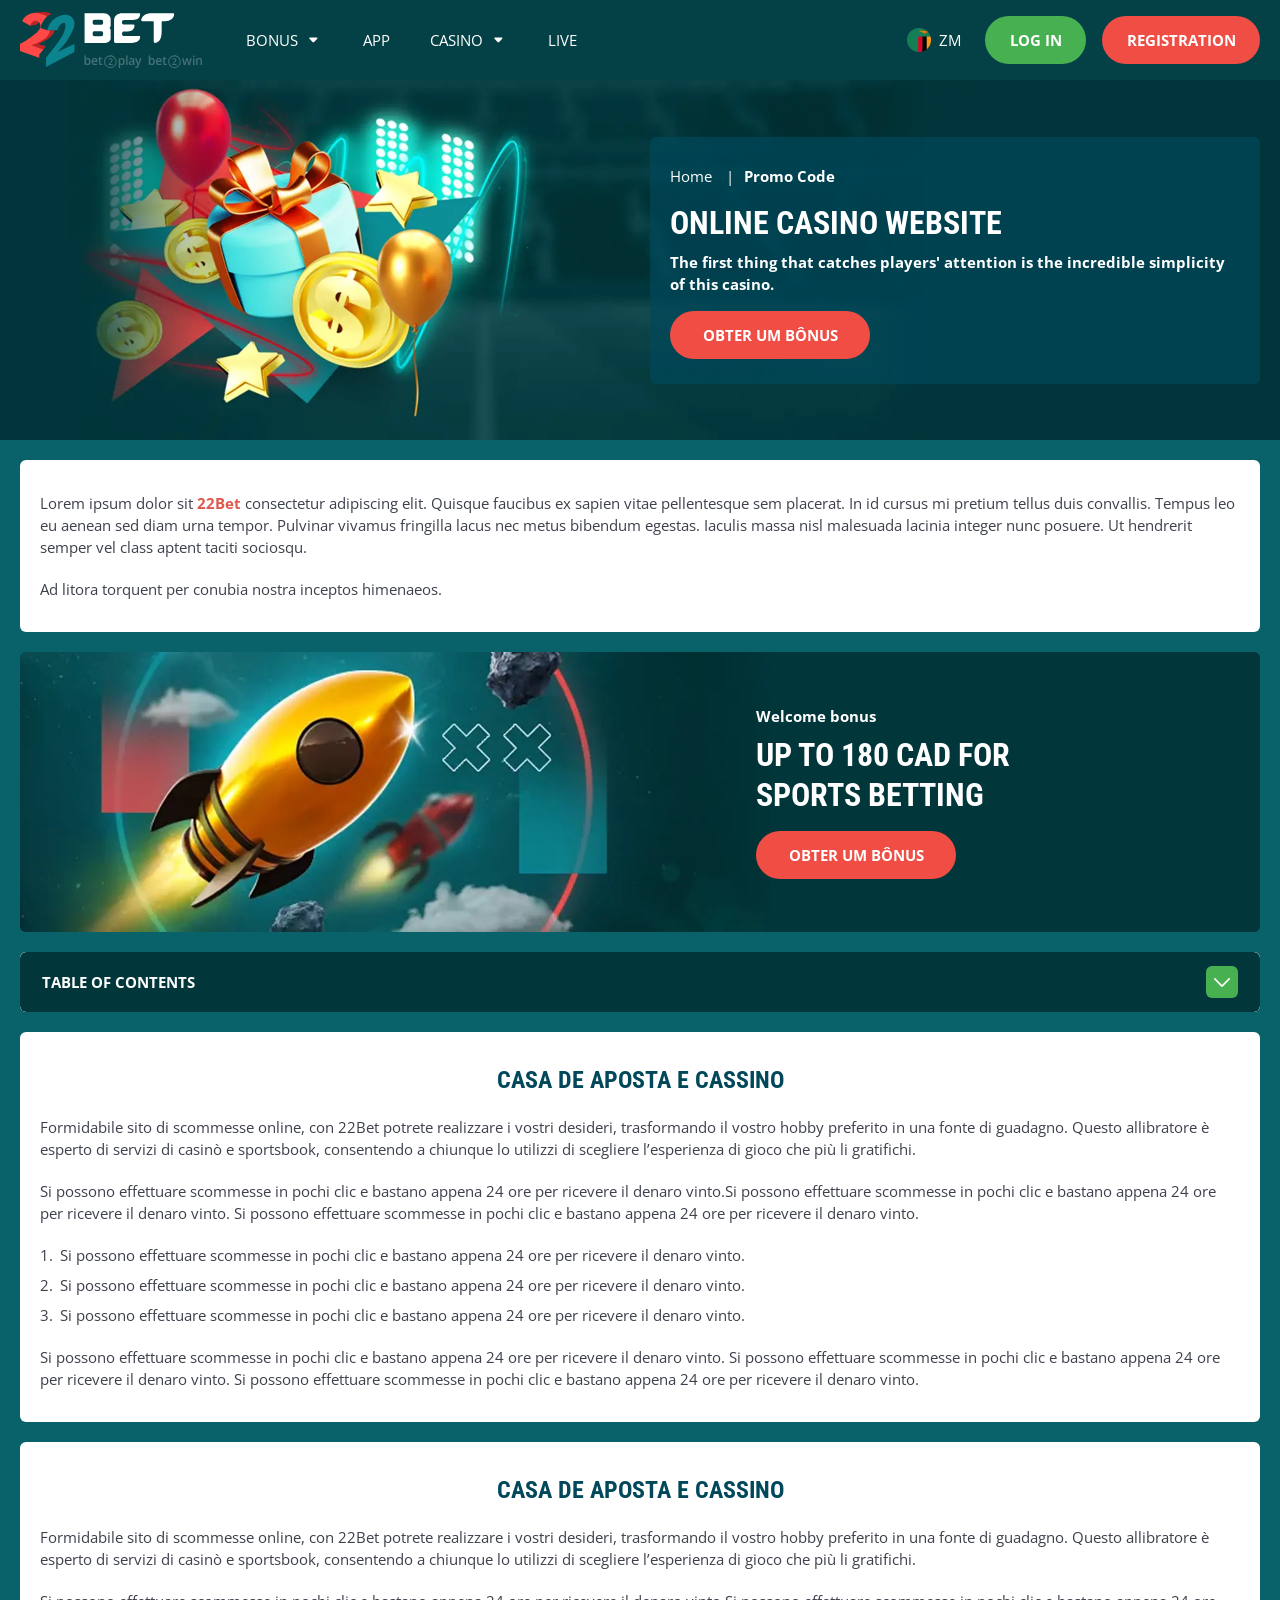
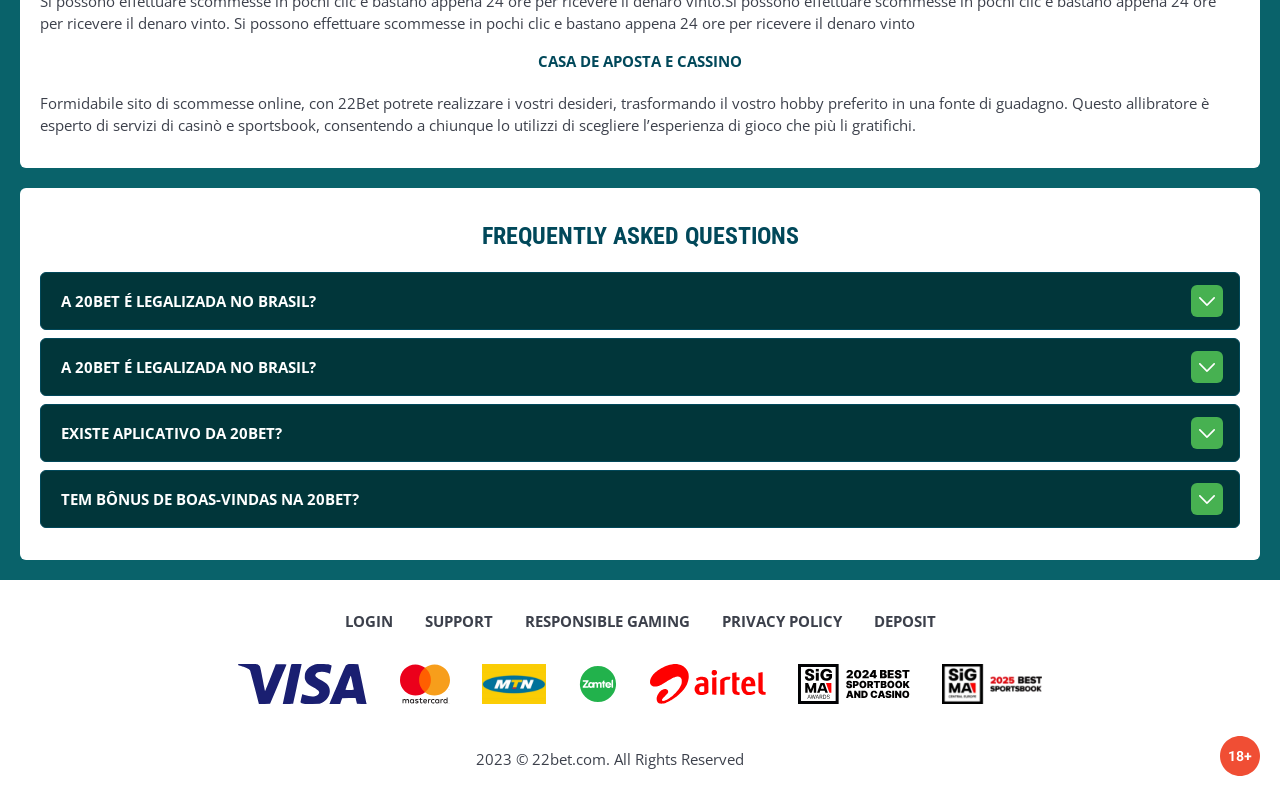
<file: promoCode.html>
<!DOCTYPE html>
<html lang="zm">
  <head>
    <meta charset="UTF-8" />
   
    <meta name="viewport" content="width=device-width, initial-scale=1.0" />
    <title>22Bet </title>
    <meta name="description" content />
    <meta property="og:site_name" content />
    <meta property="og:title" content />
    <meta property="og:type" content="website" />
    <meta property="og:url" content />
    <meta property="og:image" content />
    <meta property="og:image:alt" content />
    <meta property="og:locale" content="zm" />
    <meta property="og:description" content />
    <link rel="preconnect" href="https://fonts.googleapis.com" />
    <link rel="preconnect" href="https://fonts.gstatic.com" crossorigin="anonymous" />
   <link href="https://fonts.googleapis.com/css2?family=Open+Sans:ital,wght@0,300..800;1,300..800&display=swap" rel="stylesheet">
<link href="https://fonts.googleapis.com/css?family=Roboto+Condensed&display=swap" rel="stylesheet">

   <link rel="stylesheet" href="./css/reset.css" />
    <link rel="stylesheet" href="./css/main.css" />
    <link rel="stylesheet" href="./css/media.css"/>
    <link rel="icon" href="./images/Group.png" type="image/x-icon"/>
    <script
    src="https://code.jquery.com/jquery-3.6.1.min.js"
    integrity="sha256-o88AwQnZB+VDvE9tvIXrMQaPlFFSUTR+nldQm1LuPXQ="
    crossorigin="anonymous"
  ></script>
  </head>
  <body>
    <header class="header">
      <section class="content header__content">
        <a href="./index.html" class="logo header__logo"
          ><img src="./images/logo.svg" alt="logo" title
        /></a>
        <button class="header__btn-menu" >
          <svg width="16px" height="16px" viewBox="0 0 16 16" xmlns="http://www.w3.org/2000/svg">
              <rect y="0" width="16" height="3" rx="1.5"></rect>
              <rect y="6.5" width="16" height="3" rx="1.5"></rect>
              <rect y="13" width="16" height="3" rx="1.5"></rect>
            </svg>
        </button>

          <nav class="menu header__menu">
            <ul class="header__menu-list">
                
              <li class="">
              <div class="header__menu-wrapper">
                <div class="js-button-expander js-button-expander--menu" >
                <a href="./bonus.html" >
                <span>Bonus</span>
              </a>
              </div>
              <div class="header__menu-wrap js-expand-content js-expand-content--menu">
                <ul >
                  <li>
                    <a href="./freeSpins.html">
                    <span>Free Spins</span>
                  </a></li>
                  <li><a href="./promoCode.html">
                    <span>Promo Code</span>
                  </a>
                </li>
                  <li><a href="./welcomeBonus.html">
                    <span>Welcome Bonus</span>
                  </a>
                </li>
                <li><a href="./vip.html">
                    <span>VIP</span>
                  </a>
                </li>
                </ul>
              </div>
              </div>
               <a href="./bonus.html" class="header__menu-item">
                <span>Bonus</span>
              </a>
            </li>
              <li>
                <a href="./app.html">
                 App
                </a>
              </li>
              
              <li class="">
              <div class="header__menu-wrapper">
                <div class="js-button-expander js-button-expander--menu" >
                <a href="./casino.html" >
                <span> Casino</span>
              </a>
              </div>
              <div class="header__menu-wrap js-expand-content js-expand-content--menu">
                <ul >
                  <li>
                    <a href="./slots.html">
                    <span>Slots</span>
                  </a></li>
                 
                </ul>
              </div>
              </div>
               <a href="./casino.html" class="header__menu-item">
                <span>Casino</span>
              </a>
            </li>
               <li>
                <a href="./live.html">
               Live
                </a>
              </li>
              <li>
                    <a href="./freeSpins.html">
                    <span>Free Spins</span>
                  </a></li>
                  <li><a href="./promoCode.html">
                    <span>Promo Code</span>
                  </a>
                </li>
                  <li><a href="./welcomeBonus.html">
                    <span>Welcome Bonus</span>
                  </a>
                </li>
                <li><a href="./vip.html">
                    <span>VIP</span>
                  </a>
                </li>
             <li>
                    <a href="./slots.html">
                    <span>Slots</span>
                  </a></li>
             
             
            </ul>
            <div class="header__button header__button-menu " >
              <a href="#" class="button  button__login-menu">log in</a>
              <a href="#" class="button button__menu">registration</a>
            </div>
           
          </nav>
            <a href="" class="header__flag">
                <span><img src="./images/flag.png" alt="flag" title /></span>
                <span>zm</span>
              </a>
            <a href="#" class="button button__login">log in</a>
            <a href="#" class="button button__singup">registration</a>
            <!-- <div id="clock" class="header__time">00:00</div>
             -->
      </section>
    </header>
     <main class="main home main-page">
        <section class=" hero hero__page">
           
            <div class="background ">
              <img src="./images/layout-images/bg-promoCode.webp" alt="hero" title />
              
            </div>
            <div class="hero__wrapper hero__wrapper-page">
              <div class="hero__data hero__data-bonus">
                <ul
                class="breadcrumbs "
                
              >
                <li
                  
                >
                  <a href="#" >
                    <span >Home</span></a
                  >
                 
                </li>
                <li
                  
                >
                  <a href="#" > <span >Promo Code</span></a>
                 
                </li>
              </ul>
                <h1 class="title general hero__title">
                  Online Casino Website
                </h1>
                 <p class="hero__text">The first thing that catches players' attention is the incredible simplicity of this casino.</p>
               
                <a href="#" class="button  hero__button ">Obter um Bônus</a>
               
              </div>
             
            </div>
          </section>
      <section class="main__wrap main__wrap-page">
       
       <section class="content__wrapper content__wrapper-page">

         
        
       
          <section class="content article">
            <p>
             Lorem ipsum dolor sit <a href="#">22Bet</a> consectetur adipiscing elit. Quisque faucibus ex sapien vitae pellentesque sem placerat. In id cursus mi pretium tellus duis convallis. Tempus leo eu aenean sed diam urna tempor. Pulvinar vivamus fringilla lacus nec metus bibendum egestas. Iaculis massa nisl malesuada lacinia integer nunc posuere. Ut hendrerit semper vel class aptent taciti sociosqu.
            </p>
            <p>
             Ad litora torquent per conubia nostra inceptos himenaeos.
            </p>
          </section>
         
             
             <section class="content banner">
            <div class="background  ">
              
              <!-- <img src="./images/layout-images/banner-promoCode.webp" alt="banner" title />
               -->
               <div class="background__decor  ">
              
              <img src="./images/layout-images/decor-bannerPC.webp" alt="banner" title /> 
             
            </div>
            </div>
            <div class="banner__info">
              <p class="banner__subtitle">Welcome bonus</p>
              <h2 class="title high banner__title-main">
                  
               up to 180 CAD
for sports betting
              </h2>
            
              <a href="#" class="button banner__button">Obter um Bônus</a>
            </div>
          </section>
        
              <section class="content menu-review__content">
              

            
                <div class="menu__review-desk menu__review-content">Table of Contents</div>
                <ul class="menu__review menu__review-list">
                  <li><a href="#">Casa de Aposta e Cassino</a></li>
                    <li><a href="#">Casa de Aposta e Cassino</a></li>
                      <li><a href="#">Casa de Aposta e Cassino</a></li>
                        <li><a href="#">Casa de Aposta e Cassino</a></li>
                          <li><a href="#">Frequently Asked Questions</a></li>
                 
                </ul>
             
          
          </section>
          
        
          <section class="content article">
            <h2 class="title high article__title">Casa de Aposta e Cassino</h2>
             
            <p>
             Formidabile sito di scommesse online, con 22Bet potrete realizzare i vostri desideri, trasformando il vostro hobby preferito in una fonte di guadagno. Questo allibratore è esperto di servizi di casinò e sportsbook, consentendo a chiunque lo utilizzi di scegliere l’esperienza di gioco che più li gratifichi.
            </p>
            <p>
             Si possono effettuare scommesse in pochi clic e bastano appena 24 ore per ricevere il denaro vinto.Si possono effettuare scommesse in pochi clic e bastano appena 24 ore per ricevere il denaro vinto. Si possono effettuare scommesse in pochi clic e bastano appena 24 ore per ricevere il denaro vinto.
            </p>
           <ol>
              <li>Si possono effettuare scommesse in pochi clic e bastano appena 24 ore per ricevere il denaro vinto.</li>
              <li>Si possono effettuare scommesse in pochi clic e bastano appena 24 ore per ricevere il denaro vinto.</li>
              <li>Si possono effettuare scommesse in pochi clic e bastano appena 24 ore per ricevere il denaro vinto.</li>
            </ol>
            <p>Si possono effettuare scommesse in pochi clic e bastano appena 24 ore per ricevere il denaro vinto. Si possono effettuare scommesse in pochi clic e bastano appena 24 ore per ricevere il denaro vinto. Si possono effettuare scommesse in pochi clic e bastano appena 24 ore per ricevere il denaro vinto.</p>
          </section>
         
         
           <section class="content article">
            <h2 class="title high article__title">Casa de Aposta e Cassino</h2>
            <p>Formidabile sito di scommesse online, con 22Bet potrete realizzare i vostri desideri, trasformando il vostro hobby preferito in una fonte di guadagno. Questo allibratore è esperto di servizi di casinò e sportsbook, consentendo a chiunque lo utilizzi di scegliere l’esperienza di gioco che più li gratifichi.</p>
            <p>Si possono effettuare scommesse in pochi clic e bastano appena 24 ore per ricevere il denaro vinto.Si possono effettuare scommesse in pochi clic e bastano appena 24 ore per ricevere il denaro vinto. Si possono effettuare scommesse in pochi clic e bastano appena 24 ore per ricevere il denaro vinto</p>
            <h3>Casa de Aposta e Cassino</h3>
            <p>Formidabile sito di scommesse online, con 22Bet potrete realizzare i vostri desideri, trasformando il vostro hobby preferito in una fonte di guadagno. Questo allibratore è esperto di servizi di casinò e sportsbook, consentendo a chiunque lo utilizzi di scegliere l’esperienza di gioco che più li gratifichi.</p>
           </section>

          <section class="content faq">
            <h2 class="title high faq__title">Frequently Asked Questions</h2>
            <ul class="faq__list " >
              <li class="faq__item"  >
                <h3 class="title medium faq__subtitle js-button-expander js-button-expander--faq"  >A 20Bet é legalizada no Brasil?
                 </h3>
                <div  class="faq__answer js-expand-content js-expand-content--faq" >
                  <p  >
                    Sim, a casa de apostas tem licença emitida por Curaçao, que é reconhecida no Brasil e a permite atuar por aqui.
                  </p>
                </div>
              </li>
              <li class="faq__item"  >
                <h3 class="title medium faq__subtitle js-button-expander js-button-expander--faq"  >A 20Bet é legalizada no Brasil?</h3>
                <div class="faq__answer js-expand-content js-expand-content--faq" >
                  <p  >
                    Sim, a casa de apostas tem licença emitida por Curaçao, que é reconhecida no Brasil e a permite atuar por aqui.
                  </p>
                </div>
              </li> 
              <li class="faq__item"  >
                <h3 class="title medium faq__subtitle js-button-expander js-button-expander--faq"  >Existe aplicativo da 20Bet?</h3>
                <div class="faq__answer js-expand-content js-expand-content--faq" >
                  <p  >
                   Sim, disponível para sistemas operacionais iOS e Android.
                  </p>
                </div>
              </li> 
              <li class="faq__item"  >
                <h3 class="title medium faq__subtitle js-button-expander js-button-expander--faq"  >Tem bônus de boas-vindas na 20Bet?</h3>
                <div class="faq__answer js-expand-content js-expand-content--faq" >
                  <p  >
                   O pacote especial para novos usuários da 20Bet paga 100% sobre o primeiro depósito, com limite de 600 BRL.
                  </p>
                </div>
              </li> 
             
            </ul>
          </section>
          
        </section> 
      
        <div class=""  onclick="scrollToTop()">
          <button class="main__arrow" id="scrollToTopBtn"></button>
        </div> 
        
      </section>
    </main> 
   <footer class=" footer ">
      <section class="content footer__content">
        <ul class="footer__menu">
         <li><a href="./login.html">Login</a></li>
         <li><a href="./support.html">Support</a></li>
         <li><a href="./responsible.html">Responsible Gaming</a></li>
         <li><a href="./policy.html">Privacy Policy</a></li>
         <li><a href="./deposit.html">Deposit</a></li>
        </ul>
         <ul class="footer__cards-list">
           
            <li>
              <a href="#"
                ><img src="./images/footer-img1.svg" alt="cardpay" title
              /></a>
            </li>
             <li>
              <a href="#"
                ><img src="./images/footer-img2.svg" alt="cardpay" title
              /></a>
            </li>
             <li>
              <a href="#"
                ><img src="./images/footer-img3.svg" alt="cardpay" title
              /></a>
            </li>
             <li>
              <a href="#"
                ><img src="./images/footer-img4.svg" alt="cardpay" title
              /></a>
            </li>
             <li>
              <a href="#"
                ><img src="./images/footer-img5.svg" alt="cardpay" title
              /></a>
            </li>
             <li>
              <a href="#"
                ><img src="./images/footer-img6.svg" alt="cardpay" title
              /></a>
            </li>
             <li>
              <a href="#"
                ><img src="./images/footer-img7.svg" alt="cardpay" title
              /></a>
            </li>
           
            
          </ul>
       
        <div class="footer__wrapp">
          <div class="footer__text">
           
            <p>2023 &copy; 22bet.com. All Rights Reserved
</p>
           
          </div>
          <div class="footer__age">
            <img src="./images/age.svg" alt="age" title />
          </div>
        </div>
      
      </section>
    </footer>
    <script src="./js/arrowUp.js" defer></script>
    <script src="./js/sidebar.js" defer></script>
    <script src="./js/expander.js" defer></script>
    <script src="./js/mobile-menu.js" defer></script>
    <!-- <script src="./js/clock.js" defer></script> -->
  </body>
</html>
</file>
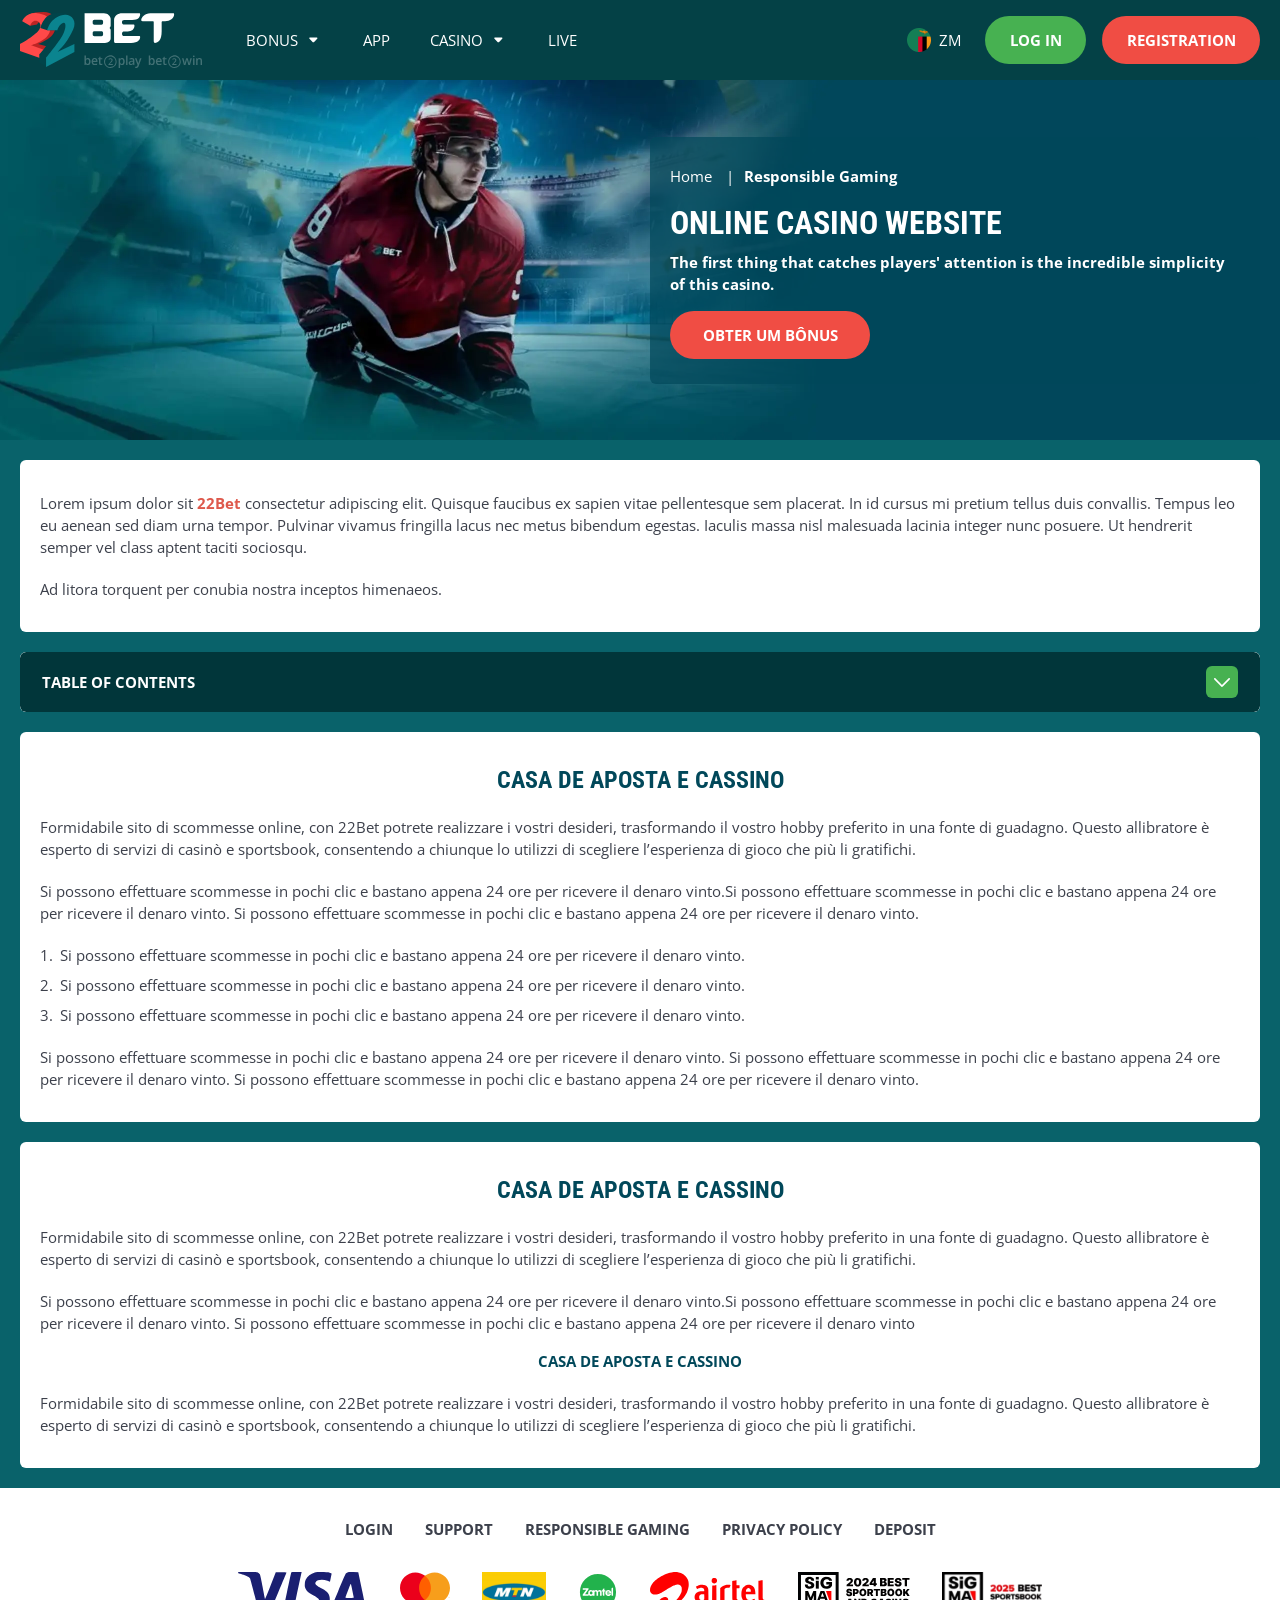
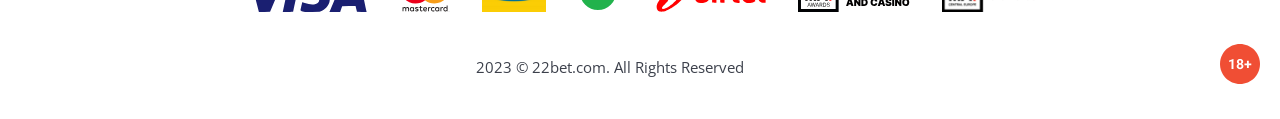
<file: responsible.html>
<!DOCTYPE html>
<html lang="zm">
  <head>
    <meta charset="UTF-8" />
   
    <meta name="viewport" content="width=device-width, initial-scale=1.0" />
    <title>22Bet </title>
    <meta name="description" content />
    <meta property="og:site_name" content />
    <meta property="og:title" content />
    <meta property="og:type" content="website" />
    <meta property="og:url" content />
    <meta property="og:image" content />
    <meta property="og:image:alt" content />
    <meta property="og:locale" content="zm" />
    <meta property="og:description" content />
    <link rel="preconnect" href="https://fonts.googleapis.com" />
    <link rel="preconnect" href="https://fonts.gstatic.com" crossorigin="anonymous" />
   <link href="https://fonts.googleapis.com/css2?family=Open+Sans:ital,wght@0,300..800;1,300..800&display=swap" rel="stylesheet">
<link href="https://fonts.googleapis.com/css?family=Roboto+Condensed&display=swap" rel="stylesheet">

   <link rel="stylesheet" href="./css/reset.css" />
    <link rel="stylesheet" href="./css/main.css" />
    <link rel="stylesheet" href="./css/media.css"/>
    <link rel="icon" href="./images/Group.png" type="image/x-icon"/>
    <script
    src="https://code.jquery.com/jquery-3.6.1.min.js"
    integrity="sha256-o88AwQnZB+VDvE9tvIXrMQaPlFFSUTR+nldQm1LuPXQ="
    crossorigin="anonymous"
  ></script>
  </head>
  <body>
    <header class="header">
      <section class="content header__content">
        <a href="./index.html" class="logo header__logo"
          ><img src="./images/logo.svg" alt="logo" title
        /></a>
        <button class="header__btn-menu" >
          <svg width="16px" height="16px" viewBox="0 0 16 16" xmlns="http://www.w3.org/2000/svg">
              <rect y="0" width="16" height="3" rx="1.5"></rect>
              <rect y="6.5" width="16" height="3" rx="1.5"></rect>
              <rect y="13" width="16" height="3" rx="1.5"></rect>
            </svg>
        </button>

          <nav class="menu header__menu">
            <ul class="header__menu-list">
                
              <li class="">
              <div class="header__menu-wrapper">
                <div class="js-button-expander js-button-expander--menu" >
                <a href="./bonus.html" >
                <span>Bonus</span>
              </a>
              </div>
              <div class="header__menu-wrap js-expand-content js-expand-content--menu">
                <ul >
                  <li>
                    <a href="./freeSpins.html">
                    <span>Free Spins</span>
                  </a></li>
                  <li><a href="./promoCode.html">
                    <span>Promo Code</span>
                  </a>
                </li>
                  <li><a href="./welcomeBonus.html">
                    <span>Welcome Bonus</span>
                  </a>
                </li>
                <li><a href="./vip.html">
                    <span>VIP</span>
                  </a>
                </li>
                </ul>
              </div>
              </div>
               <a href="./bonus.html" class="header__menu-item">
                <span>Bonus</span>
              </a>
            </li>
              <li>
                <a href="./app.html">
                 App
                </a>
              </li>
              
              <li class="">
              <div class="header__menu-wrapper">
                <div class="js-button-expander js-button-expander--menu" >
                <a href="./casino.html" >
                <span> Casino</span>
              </a>
              </div>
              <div class="header__menu-wrap js-expand-content js-expand-content--menu">
                <ul >
                  <li>
                    <a href="./slots.html">
                    <span>Slots</span>
                  </a></li>
                 
                </ul>
              </div>
              </div>
               <a href="./casino.html" class="header__menu-item">
                <span>Casino</span>
              </a>
            </li>
               <li>
                <a href="./live.html">
               Live
                </a>
              </li>
              <li>
                    <a href="./freeSpins.html">
                    <span>Free Spins</span>
                  </a></li>
                  <li><a href="./promoCode.html">
                    <span>Promo Code</span>
                  </a>
                </li>
                  <li><a href="./welcomeBonus.html">
                    <span>Welcome Bonus</span>
                  </a>
                </li>
                <li><a href="./vip.html">
                    <span>VIP</span>
                  </a>
                </li>
             <li>
                    <a href="./slots.html">
                    <span>Slots</span>
                  </a></li>
             
             
            </ul>
            <div class="header__button header__button-menu " >
              <a href="#" class="button  button__login-menu">log in</a>
              <a href="#" class="button button__menu">registration</a>
            </div>
           
          </nav>
          <a href="" class="header__flag">
                <span><img src="./images/flag.png" alt="flag" title /></span>
                <span>zm</span>
              </a>
            <a href="#" class="button button__login">log in</a>
            <a href="#" class="button button__singup">registration</a>
            <!-- <div id="clock" class="header__time">00:00</div>
             -->
      </section>
    </header>
     <main class="main home main-page">
        <section class=" hero hero__page">
           
            <div class="background background-page">
              <img src="./images/layout-images/bg-responsible.webp" alt="hero" title />
              
            </div>
            <div class="hero__wrapper hero__wrapper-page">
              <div class="hero__data hero__data-bonus">
                <ul
                class="breadcrumbs "
                
              >
                <li
                  
                >
                  <a href="#" >
                    <span >Home</span></a
                  >
                 
                </li>
                <li
                  
                >
                  <a href="#" > <span >Responsible Gaming</span></a>
                 
                </li>
              </ul>
                <h1 class="title general hero__title">
                  Online Casino Website
                </h1>
                 <p class="hero__text">The first thing that catches players' attention is the incredible simplicity of this casino.</p>
               
                <a href="#" class="button  hero__button ">Obter um Bônus</a>
               
              </div>
             
            </div>
          </section>
      <section class="main__wrap main__wrap-page">
       
       <section class="content__wrapper content__wrapper-page">

         
        
       
          <section class="content article">
            <p>
             Lorem ipsum dolor sit <a href="#">22Bet</a> consectetur adipiscing elit. Quisque faucibus ex sapien vitae pellentesque sem placerat. In id cursus mi pretium tellus duis convallis. Tempus leo eu aenean sed diam urna tempor. Pulvinar vivamus fringilla lacus nec metus bibendum egestas. Iaculis massa nisl malesuada lacinia integer nunc posuere. Ut hendrerit semper vel class aptent taciti sociosqu.
            </p>
            <p>
             Ad litora torquent per conubia nostra inceptos himenaeos.
            </p>
          </section>
        
        
              <section class="content menu-review__content">
              

            
                <div class="menu__review-desk menu__review-content">Table of Contents</div>
                <ul class="menu__review menu__review-list">
                  <li><a href="#">Casa de Aposta e Cassino</a></li>
                    <li><a href="#">Casa de Aposta e Cassino</a></li>
                      <li><a href="#">Casa de Aposta e Cassino</a></li>
                        <li><a href="#">Casa de Aposta e Cassino</a></li>
                          <li><a href="#">Frequently Asked Questions</a></li>
                 
                </ul>
             
          
          </section>
          
        
          <section class="content article">
            <h2 class="title high article__title">Casa de Aposta e Cassino</h2>
             
            <p>
             Formidabile sito di scommesse online, con 22Bet potrete realizzare i vostri desideri, trasformando il vostro hobby preferito in una fonte di guadagno. Questo allibratore è esperto di servizi di casinò e sportsbook, consentendo a chiunque lo utilizzi di scegliere l’esperienza di gioco che più li gratifichi.
            </p>
            <p>
             Si possono effettuare scommesse in pochi clic e bastano appena 24 ore per ricevere il denaro vinto.Si possono effettuare scommesse in pochi clic e bastano appena 24 ore per ricevere il denaro vinto. Si possono effettuare scommesse in pochi clic e bastano appena 24 ore per ricevere il denaro vinto.
            </p>
           <ol>
              <li>Si possono effettuare scommesse in pochi clic e bastano appena 24 ore per ricevere il denaro vinto.</li>
              <li>Si possono effettuare scommesse in pochi clic e bastano appena 24 ore per ricevere il denaro vinto.</li>
              <li>Si possono effettuare scommesse in pochi clic e bastano appena 24 ore per ricevere il denaro vinto.</li>
            </ol>
            <p>Si possono effettuare scommesse in pochi clic e bastano appena 24 ore per ricevere il denaro vinto. Si possono effettuare scommesse in pochi clic e bastano appena 24 ore per ricevere il denaro vinto. Si possono effettuare scommesse in pochi clic e bastano appena 24 ore per ricevere il denaro vinto.</p>
          </section>
         
         
           <section class="content article">
            <h2 class="title high article__title">Casa de Aposta e Cassino</h2>
            <p>Formidabile sito di scommesse online, con 22Bet potrete realizzare i vostri desideri, trasformando il vostro hobby preferito in una fonte di guadagno. Questo allibratore è esperto di servizi di casinò e sportsbook, consentendo a chiunque lo utilizzi di scegliere l’esperienza di gioco che più li gratifichi.</p>
            <p>Si possono effettuare scommesse in pochi clic e bastano appena 24 ore per ricevere il denaro vinto.Si possono effettuare scommesse in pochi clic e bastano appena 24 ore per ricevere il denaro vinto. Si possono effettuare scommesse in pochi clic e bastano appena 24 ore per ricevere il denaro vinto</p>
            <h3>Casa de Aposta e Cassino</h3>
            <p>Formidabile sito di scommesse online, con 22Bet potrete realizzare i vostri desideri, trasformando il vostro hobby preferito in una fonte di guadagno. Questo allibratore è esperto di servizi di casinò e sportsbook, consentendo a chiunque lo utilizzi di scegliere l’esperienza di gioco che più li gratifichi.</p>
           </section>

        </section> 
      
        <div class=""  onclick="scrollToTop()">
          <button class="main__arrow" id="scrollToTopBtn"></button>
        </div> 
        
      </section>
    </main> 
     <footer class=" footer ">
      <section class="content footer__content">
        <ul class="footer__menu">
         <li><a href="./login.html">Login</a></li>
         <li><a href="./support.html">Support</a></li>
         <li><a href="./responsible.html">Responsible Gaming</a></li>
         <li><a href="./policy.html">Privacy Policy</a></li>
         <li><a href="./deposit.html">Deposit</a></li>
        </ul>
       
      <ul class="footer__cards-list">
           
            <li>
              <a href="#"
                ><img src="./images/footer-img1.svg" alt="cardpay" title
              /></a>
            </li>
             <li>
              <a href="#"
                ><img src="./images/footer-img2.svg" alt="cardpay" title
              /></a>
            </li>
             <li>
              <a href="#"
                ><img src="./images/footer-img3.svg" alt="cardpay" title
              /></a>
            </li>
             <li>
              <a href="#"
                ><img src="./images/footer-img4.svg" alt="cardpay" title
              /></a>
            </li>
             <li>
              <a href="#"
                ><img src="./images/footer-img5.svg" alt="cardpay" title
              /></a>
            </li>
             <li>
              <a href="#"
                ><img src="./images/footer-img6.svg" alt="cardpay" title
              /></a>
            </li>
             <li>
              <a href="#"
                ><img src="./images/footer-img7.svg" alt="cardpay" title
              /></a>
            </li>
           
            
          </ul>
       
        <div class="footer__wrapp">
          <div class="footer__text">
           
            <p>2023 &copy; 22bet.com. All Rights Reserved
</p>
           
          </div>
          <div class="footer__age">
            <img src="./images/age.svg" alt="age" title />
          </div>
        </div>
      
      </section>
    </footer>
    <script src="./js/arrowUp.js" defer></script>
    <script src="./js/sidebar.js" defer></script>
    <script src="./js/expander.js" defer></script>
    <script src="./js/mobile-menu.js" defer></script>
    <!-- <script src="./js/clock.js" defer></script> -->
  </body>
</html>
</file>
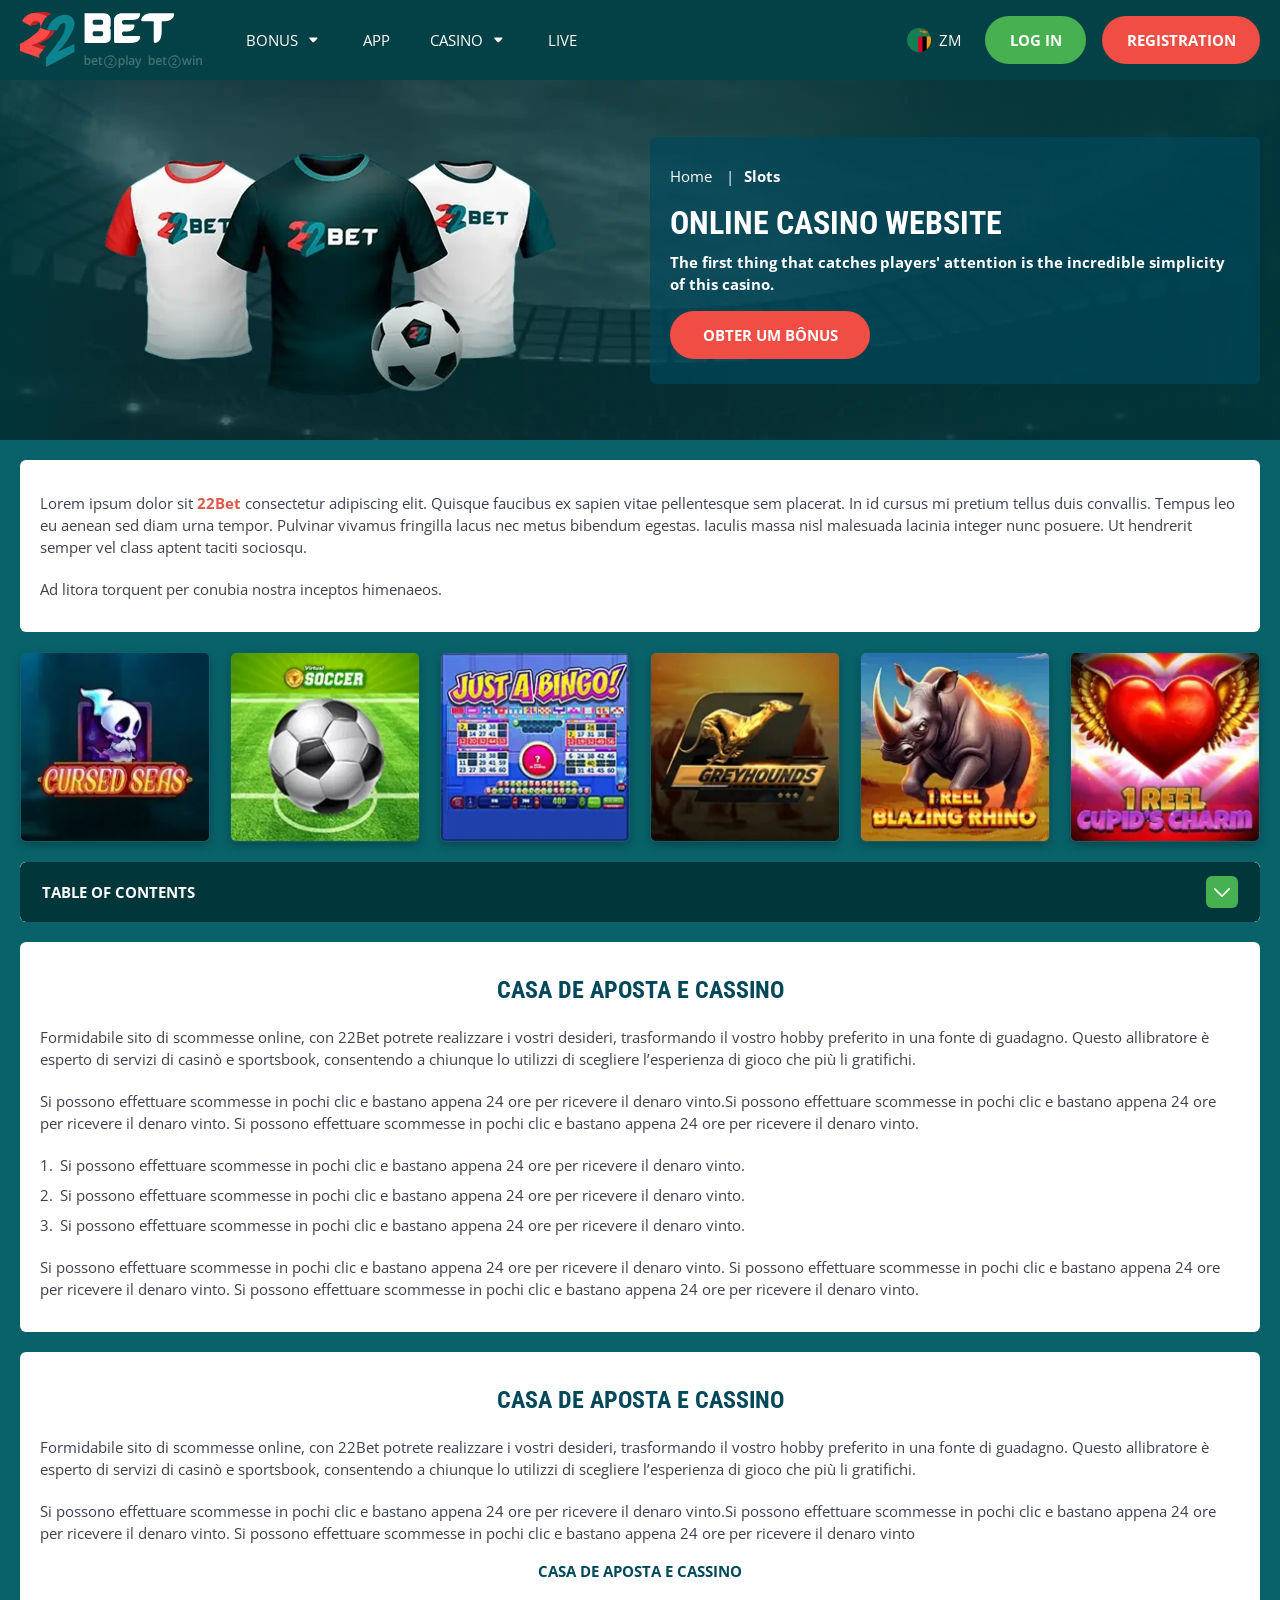
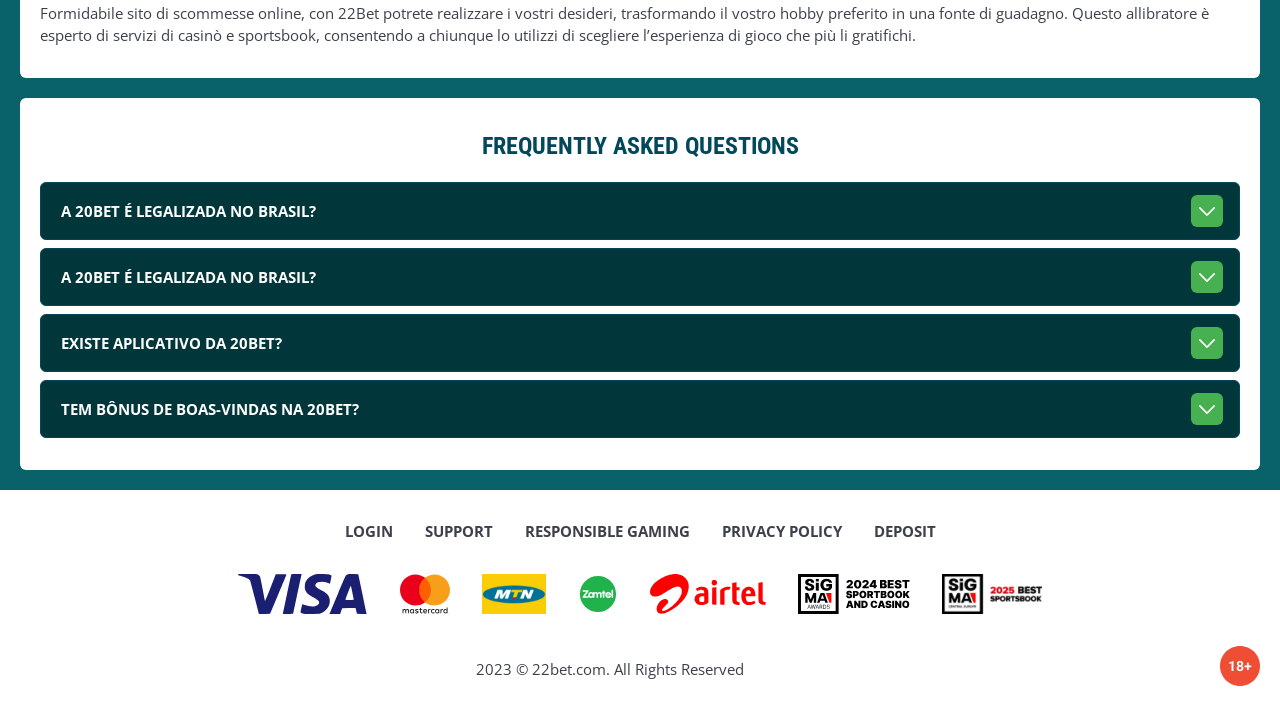
<file: slots.html>
<!DOCTYPE html>
<html lang="zm">
  <head>
    <meta charset="UTF-8" />
   
    <meta name="viewport" content="width=device-width, initial-scale=1.0" />
    <title>22Bet </title>
    <meta name="description" content />
    <meta property="og:site_name" content />
    <meta property="og:title" content />
    <meta property="og:type" content="website" />
    <meta property="og:url" content />
    <meta property="og:image" content />
    <meta property="og:image:alt" content />
    <meta property="og:locale" content="zm" />
    <meta property="og:description" content />
    <link rel="preconnect" href="https://fonts.googleapis.com" />
    <link rel="preconnect" href="https://fonts.gstatic.com" crossorigin="anonymous" />
   <link href="https://fonts.googleapis.com/css2?family=Open+Sans:ital,wght@0,300..800;1,300..800&display=swap" rel="stylesheet">
<link href="https://fonts.googleapis.com/css?family=Roboto+Condensed&display=swap" rel="stylesheet">

   <link rel="stylesheet" href="./css/reset.css" />
    <link rel="stylesheet" href="./css/main.css" />
    <link rel="stylesheet" href="./css/media.css"/>
    <link rel="icon" href="./images/Group.png" type="image/x-icon"/>
    <script
    src="https://code.jquery.com/jquery-3.6.1.min.js"
    integrity="sha256-o88AwQnZB+VDvE9tvIXrMQaPlFFSUTR+nldQm1LuPXQ="
    crossorigin="anonymous"
  ></script>
  </head>
  <body>
    <header class="header">
      <section class="content header__content">
        <a href="./index.html" class="logo header__logo"
          ><img src="./images/logo.svg" alt="logo" title
        /></a>
        <button class="header__btn-menu" >
          <svg width="16px" height="16px" viewBox="0 0 16 16" xmlns="http://www.w3.org/2000/svg">
              <rect y="0" width="16" height="3" rx="1.5"></rect>
              <rect y="6.5" width="16" height="3" rx="1.5"></rect>
              <rect y="13" width="16" height="3" rx="1.5"></rect>
            </svg>
        </button>

          <nav class="menu header__menu">
            <ul class="header__menu-list">
                
              <li class="">
              <div class="header__menu-wrapper">
                <div class="js-button-expander js-button-expander--menu" >
                <a href="./bonus.html" >
                <span>Bonus</span>
              </a>
              </div>
              <div class="header__menu-wrap js-expand-content js-expand-content--menu">
                <ul >
                  <li>
                    <a href="./freeSpins.html">
                    <span>Free Spins</span>
                  </a></li>
                  <li><a href="./promoCode.html">
                    <span>Promo Code</span>
                  </a>
                </li>
                  <li><a href="./welcomeBonus.html">
                    <span>Welcome Bonus</span>
                  </a>
                </li>
                <li><a href="./vip.html">
                    <span>VIP</span>
                  </a>
                </li>
                </ul>
              </div>
              </div>
               <a href="./bonus.html" class="header__menu-item">
                <span>Bonus</span>
              </a>
            </li>
              <li>
                <a href="./app.html">
                 App
                </a>
              </li>
              
              <li class="">
              <div class="header__menu-wrapper">
                <div class="js-button-expander js-button-expander--menu" >
                <a href="./casino.html" >
                <span> Casino</span>
              </a>
              </div>
              <div class="header__menu-wrap js-expand-content js-expand-content--menu">
                <ul >
                  <li>
                    <a href="./slots.html">
                    <span>Slots</span>
                  </a></li>
                 
                </ul>
              </div>
              </div>
               <a href="./casino.html" class="header__menu-item">
                <span>Casino</span>
              </a>
            </li>
               <li>
                <a href="./live.html">
               Live
                </a>
              </li>
              <li>
                    <a href="./freeSpins.html">
                    <span>Free Spins</span>
                  </a></li>
                  <li><a href="./promoCode.html">
                    <span>Promo Code</span>
                  </a>
                </li>
                  <li><a href="./welcomeBonus.html">
                    <span>Welcome Bonus</span>
                  </a>
                </li>
                <li><a href="./vip.html">
                    <span>VIP</span>
                  </a>
                </li>
             <li>
                    <a href="./slots.html">
                    <span>Slots</span>
                  </a></li>
             
             
            </ul>
            <div class="header__button header__button-menu " >
              <a href="#" class="button  button__login-menu">log in</a>
              <a href="#" class="button button__menu">registration</a>
            </div>
           
          </nav>
           <a href="" class="header__flag">
                <span><img src="./images/flag.png" alt="flag" title /></span>
                <span>zm</span>
              </a>
            <a href="#" class="button button__login">log in</a>
            <a href="#" class="button button__singup">registration</a>
            <!-- <div id="clock" class="header__time">00:00</div> -->
           
      </section>
    </header>
     <main class="main home main-page">
        <section class=" hero hero__page">
           
            <div class="background ">
              <img src="./images/slots/bg-slots.webp" alt="hero" title />
              
            </div>
            <div class="hero__wrapper hero__wrapper-page">
              <div class="hero__data hero__data-bonus">
                <ul
                class="breadcrumbs "
                
              >
                <li
                  
                >
                  <a href="#" >
                    <span >Home</span></a
                  >
                 
                </li>
                <li
                  
                >
                  <a href="#" > <span >Slots</span></a>
                 
                </li>
              </ul>
                <h1 class="title general hero__title">
                  Online Casino Website
                </h1>
                 <p class="hero__text">The first thing that catches players' attention is the incredible simplicity of this casino.</p>
               
                <a href="#" class="button  hero__button ">Obter um Bônus</a>
               
              </div>
             
            </div>
          </section>
      <section class="main__wrap main__wrap-page">
       
       <section class="content__wrapper content__wrapper-page">

         
        
       
          <section class="content article">
            <p>
             Lorem ipsum dolor sit <a href="#">22Bet</a> consectetur adipiscing elit. Quisque faucibus ex sapien vitae pellentesque sem placerat. In id cursus mi pretium tellus duis convallis. Tempus leo eu aenean sed diam urna tempor. Pulvinar vivamus fringilla lacus nec metus bibendum egestas. Iaculis massa nisl malesuada lacinia integer nunc posuere. Ut hendrerit semper vel class aptent taciti sociosqu.
            </p>
            <p>
             Ad litora torquent per conubia nostra inceptos himenaeos.
            </p>
          </section>
               <section class="content casino">
           
              <ul class="casino__list">
                <li class="casino__item">
                    <div class="casino__wrapper">
                      <img class="casino__img" src="./images/slots/card-slots1.webp" alt="" title>
                    <div class="casino__hover casino__hover-live">
                        
                        <div class="casino-box">
                            
                        <a href="#" class="button  casino__buttons">Play now</a>
                        </div>
                    </div>
                    </div>
                    
                </li>
                <li class="casino__item">
                  <div class="casino__wrapper">
                    <img class="casino__img" src="./images/slots/card-slots2.webp" alt="" title>
                <div class="casino__hover casino__hover-live">
                      
                        <div class="casino-box">
                            
                        <a href="#" class="button  casino__buttons">Play now</a>
                        </div>
                    </div>
                  </div>
                 
              </li>
              <li class="casino__item">
                <div class="casino__wrapper">
                  <img class="casino__img" src="./images/slots/card-slots3.webp" alt="" title>
               <div class="casino__hover casino__hover-live">
                        
                        <div class="casino-box">
                            
                        <a href="#" class="button  casino__buttons">Play now</a>
                        </div>
                    </div>
               
            </li>
             <li class="casino__item">
                <div class="casino__wrapper">
                  <img class="casino__img" src="./images/slots/card-slots4.webp" alt="" title>
               <div class="casino__hover casino__hover-live">
                        
                        <div class="casino-box">
                            
                        <a href="#" class="button  casino__buttons">Play now</a>
                        </div>
                    </div>
               
            </li>
             <li class="casino__item">
                <div class="casino__wrapper">
                  <img class="casino__img" src="./images/slots/card-slots5.webp" alt="" title>
               <div class="casino__hover casino__hover-live">
                        
                        <div class="casino-box">
                            
                        <a href="#" class="button  casino__buttons">Play now</a>
                        </div>
                    </div>
               
            </li>
              <li class="casino__item">
                <div class="casino__wrapper">
                  <img class="casino__img" src="./images/slots/card-slots6.webp" alt="" title>
               <div class="casino__hover casino__hover-live">
                        
                        <div class="casino-box">
                            
                        <a href="#" class="button  casino__buttons">Play now</a>
                        </div>
                    </div>
               
            </li>
           
    
      

              </ul>
         </section>
             
        
        
              <section class="content menu-review__content">
              

            
                <div class="menu__review-desk menu__review-content">Table of Contents</div>
                <ul class="menu__review menu__review-list">
                  <li><a href="#">Casa de Aposta e Cassino</a></li>
                    <li><a href="#">Casa de Aposta e Cassino</a></li>
                      <li><a href="#">Casa de Aposta e Cassino</a></li>
                        <li><a href="#">Casa de Aposta e Cassino</a></li>
                          <li><a href="#">Frequently Asked Questions</a></li>
                 
                </ul>
             
          
          </section>
          
        
          <section class="content article">
            <h2 class="title high article__title">Casa de Aposta e Cassino</h2>
             
            <p>
             Formidabile sito di scommesse online, con 22Bet potrete realizzare i vostri desideri, trasformando il vostro hobby preferito in una fonte di guadagno. Questo allibratore è esperto di servizi di casinò e sportsbook, consentendo a chiunque lo utilizzi di scegliere l’esperienza di gioco che più li gratifichi.
            </p>
            <p>
             Si possono effettuare scommesse in pochi clic e bastano appena 24 ore per ricevere il denaro vinto.Si possono effettuare scommesse in pochi clic e bastano appena 24 ore per ricevere il denaro vinto. Si possono effettuare scommesse in pochi clic e bastano appena 24 ore per ricevere il denaro vinto.
            </p>
           <ol>
              <li>Si possono effettuare scommesse in pochi clic e bastano appena 24 ore per ricevere il denaro vinto.</li>
              <li>Si possono effettuare scommesse in pochi clic e bastano appena 24 ore per ricevere il denaro vinto.</li>
              <li>Si possono effettuare scommesse in pochi clic e bastano appena 24 ore per ricevere il denaro vinto.</li>
            </ol>
            <p>Si possono effettuare scommesse in pochi clic e bastano appena 24 ore per ricevere il denaro vinto. Si possono effettuare scommesse in pochi clic e bastano appena 24 ore per ricevere il denaro vinto. Si possono effettuare scommesse in pochi clic e bastano appena 24 ore per ricevere il denaro vinto.</p>
          </section>
         
         
           <section class="content article">
            <h2 class="title high article__title">Casa de Aposta e Cassino</h2>
            <p>Formidabile sito di scommesse online, con 22Bet potrete realizzare i vostri desideri, trasformando il vostro hobby preferito in una fonte di guadagno. Questo allibratore è esperto di servizi di casinò e sportsbook, consentendo a chiunque lo utilizzi di scegliere l’esperienza di gioco che più li gratifichi.</p>
            <p>Si possono effettuare scommesse in pochi clic e bastano appena 24 ore per ricevere il denaro vinto.Si possono effettuare scommesse in pochi clic e bastano appena 24 ore per ricevere il denaro vinto. Si possono effettuare scommesse in pochi clic e bastano appena 24 ore per ricevere il denaro vinto</p>
            <h3>Casa de Aposta e Cassino</h3>
            <p>Formidabile sito di scommesse online, con 22Bet potrete realizzare i vostri desideri, trasformando il vostro hobby preferito in una fonte di guadagno. Questo allibratore è esperto di servizi di casinò e sportsbook, consentendo a chiunque lo utilizzi di scegliere l’esperienza di gioco che più li gratifichi.</p>
           </section>

          <section class="content faq">
            <h2 class="title high faq__title">Frequently Asked Questions</h2>
            <ul class="faq__list " >
              <li class="faq__item"  >
                <h3 class="title medium faq__subtitle js-button-expander js-button-expander--faq"  >A 20Bet é legalizada no Brasil?
                 </h3>
                <div  class="faq__answer js-expand-content js-expand-content--faq" >
                  <p  >
                    Sim, a casa de apostas tem licença emitida por Curaçao, que é reconhecida no Brasil e a permite atuar por aqui.
                  </p>
                </div>
              </li>
              <li class="faq__item"  >
                <h3 class="title medium faq__subtitle js-button-expander js-button-expander--faq"  >A 20Bet é legalizada no Brasil?</h3>
                <div class="faq__answer js-expand-content js-expand-content--faq" >
                  <p  >
                    Sim, a casa de apostas tem licença emitida por Curaçao, que é reconhecida no Brasil e a permite atuar por aqui.
                  </p>
                </div>
              </li> 
              <li class="faq__item"  >
                <h3 class="title medium faq__subtitle js-button-expander js-button-expander--faq"  >Existe aplicativo da 20Bet?</h3>
                <div class="faq__answer js-expand-content js-expand-content--faq" >
                  <p  >
                   Sim, disponível para sistemas operacionais iOS e Android.
                  </p>
                </div>
              </li> 
              <li class="faq__item"  >
                <h3 class="title medium faq__subtitle js-button-expander js-button-expander--faq"  >Tem bônus de boas-vindas na 20Bet?</h3>
                <div class="faq__answer js-expand-content js-expand-content--faq" >
                  <p  >
                   O pacote especial para novos usuários da 20Bet paga 100% sobre o primeiro depósito, com limite de 600 BRL.
                  </p>
                </div>
              </li> 
             
            </ul>
          </section>
          
        </section> 
      
        <div class=""  onclick="scrollToTop()">
          <button class="main__arrow" id="scrollToTopBtn"></button>
        </div> 
        
      </section>
    </main> 
      <footer class=" footer ">
      <section class="content footer__content">
        <ul class="footer__menu">
         <li><a href="./login.html">Login</a></li>
         <li><a href="./support.html">Support</a></li>
         <li><a href="./responsible.html">Responsible Gaming</a></li>
         <li><a href="./policy.html">Privacy Policy</a></li>
         <li><a href="./deposit.html">Deposit</a></li>
        </ul>
       
       <ul class="footer__cards-list">
           
            <li>
              <a href="#"
                ><img src="./images/footer-img1.svg" alt="cardpay" title
              /></a>
            </li>
             <li>
              <a href="#"
                ><img src="./images/footer-img2.svg" alt="cardpay" title
              /></a>
            </li>
             <li>
              <a href="#"
                ><img src="./images/footer-img3.svg" alt="cardpay" title
              /></a>
            </li>
             <li>
              <a href="#"
                ><img src="./images/footer-img4.svg" alt="cardpay" title
              /></a>
            </li>
             <li>
              <a href="#"
                ><img src="./images/footer-img5.svg" alt="cardpay" title
              /></a>
            </li>
             <li>
              <a href="#"
                ><img src="./images/footer-img6.svg" alt="cardpay" title
              /></a>
            </li>
             <li>
              <a href="#"
                ><img src="./images/footer-img7.svg" alt="cardpay" title
              /></a>
            </li>
           
            
          </ul>
        <div class="footer__wrapp">
          <div class="footer__text">
           
            <p>2023 &copy; 22bet.com. All Rights Reserved
</p>
           
          </div>
          <div class="footer__age">
            <img src="./images/age.svg" alt="age" title />
          </div>
        </div>
      
      </section>
    </footer>
    <script src="./js/arrowUp.js" defer></script>
    <script src="./js/sidebar.js" defer></script>
    <script src="./js/expander.js" defer></script>
    <script src="./js/mobile-menu.js" defer></script>
    <!-- <script src="./js/clock.js" defer></script> -->
  </body>
</html>
</file>
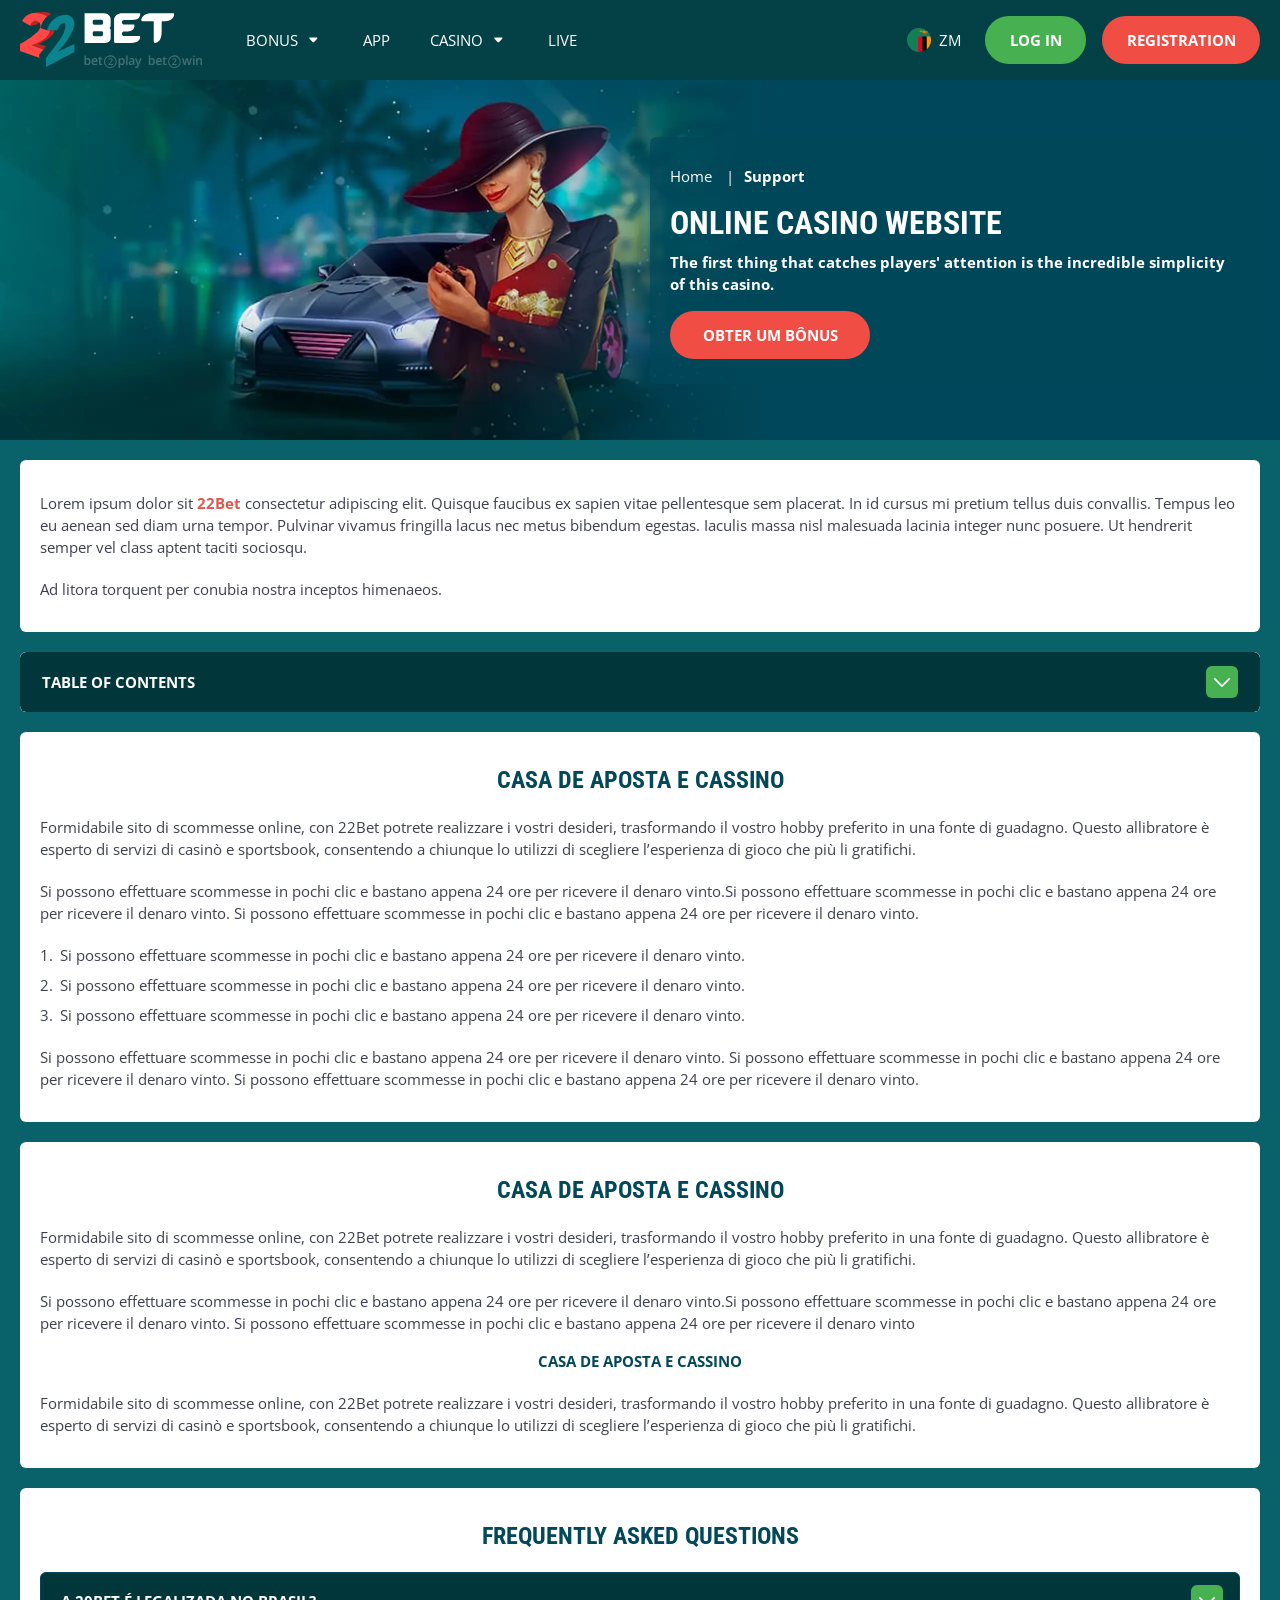
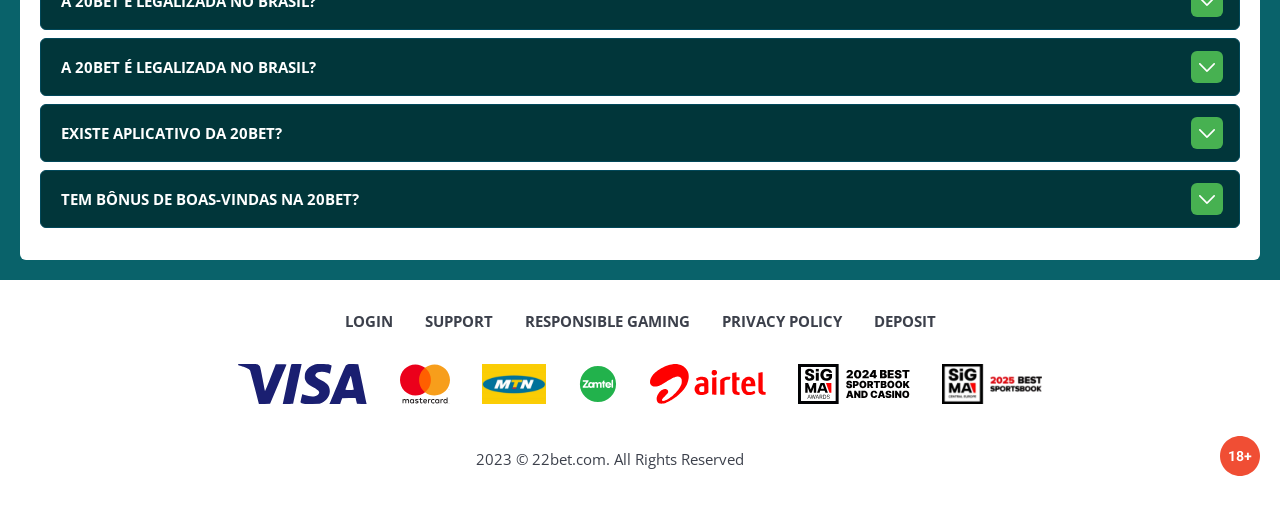
<file: support.html>
<!DOCTYPE html>
<html lang="zm">
  <head>
    <meta charset="UTF-8" />
   
    <meta name="viewport" content="width=device-width, initial-scale=1.0" />
    <title>22Bet </title>
    <meta name="description" content />
    <meta property="og:site_name" content />
    <meta property="og:title" content />
    <meta property="og:type" content="website" />
    <meta property="og:url" content />
    <meta property="og:image" content />
    <meta property="og:image:alt" content />
    <meta property="og:locale" content="zm" />
    <meta property="og:description" content />
    <link rel="preconnect" href="https://fonts.googleapis.com" />
    <link rel="preconnect" href="https://fonts.gstatic.com" crossorigin="anonymous" />
   <link href="https://fonts.googleapis.com/css2?family=Open+Sans:ital,wght@0,300..800;1,300..800&display=swap" rel="stylesheet">
<link href="https://fonts.googleapis.com/css?family=Roboto+Condensed&display=swap" rel="stylesheet">

   <link rel="stylesheet" href="./css/reset.css" />
    <link rel="stylesheet" href="./css/main.css" />
    <link rel="stylesheet" href="./css/media.css"/>
    <link rel="icon" href="./images/Group.png" type="image/x-icon"/>
    <script
    src="https://code.jquery.com/jquery-3.6.1.min.js"
    integrity="sha256-o88AwQnZB+VDvE9tvIXrMQaPlFFSUTR+nldQm1LuPXQ="
    crossorigin="anonymous"
  ></script>
  </head>
  <body>
    <header class="header">
      <section class="content header__content">
        <a href="./index.html" class="logo header__logo"
          ><img src="./images/logo.svg" alt="logo" title
        /></a>
        <button class="header__btn-menu" >
          <svg width="16px" height="16px" viewBox="0 0 16 16" xmlns="http://www.w3.org/2000/svg">
              <rect y="0" width="16" height="3" rx="1.5"></rect>
              <rect y="6.5" width="16" height="3" rx="1.5"></rect>
              <rect y="13" width="16" height="3" rx="1.5"></rect>
            </svg>
        </button>

          <nav class="menu header__menu">
            <ul class="header__menu-list">
                
              <li class="">
              <div class="header__menu-wrapper">
                <div class="js-button-expander js-button-expander--menu" >
                <a href="./bonus.html" >
                <span>Bonus</span>
              </a>
              </div>
              <div class="header__menu-wrap js-expand-content js-expand-content--menu">
                <ul >
                  <li>
                    <a href="./freeSpins.html">
                    <span>Free Spins</span>
                  </a></li>
                  <li><a href="./promoCode.html">
                    <span>Promo Code</span>
                  </a>
                </li>
                  <li><a href="./welcomeBonus.html">
                    <span>Welcome Bonus</span>
                  </a>
                </li>
                <li><a href="./vip.html">
                    <span>VIP</span>
                  </a>
                </li>
                </ul>
              </div>
              </div>
               <a href="./bonus.html" class="header__menu-item">
                <span>Bonus</span>
              </a>
            </li>
              <li>
                <a href="./app.html">
                 App
                </a>
              </li>
              
              <li class="">
              <div class="header__menu-wrapper">
                <div class="js-button-expander js-button-expander--menu" >
                <a href="./casino.html" >
                <span> Casino</span>
              </a>
              </div>
              <div class="header__menu-wrap js-expand-content js-expand-content--menu">
                <ul >
                  <li>
                    <a href="./slots.html">
                    <span>Slots</span>
                  </a></li>
                 
                </ul>
              </div>
              </div>
               <a href="./casino.html" class="header__menu-item">
                <span>Casino</span>
              </a>
            </li>
               <li>
                <a href="./live.html">
               Live
                </a>
              </li>
              <li>
                    <a href="./freeSpins.html">
                    <span>Free Spins</span>
                  </a></li>
                  <li><a href="./promoCode.html">
                    <span>Promo Code</span>
                  </a>
                </li>
                  <li><a href="./welcomeBonus.html">
                    <span>Welcome Bonus</span>
                  </a>
                </li>
                <li><a href="./vip.html">
                    <span>VIP</span>
                  </a>
                </li>
             <li>
                    <a href="./slots.html">
                    <span>Slots</span>
                  </a></li>
             
             
            </ul>
            <div class="header__button header__button-menu " >
              <a href="#" class="button  button__login-menu">log in</a>
              <a href="#" class="button button__menu">registration</a>
            </div>
           
          </nav>
            <a href="" class="header__flag">
                <span><img src="./images/flag.png" alt="flag" title /></span>
                <span>zm</span>
              </a>
            <a href="#" class="button button__login">log in</a>
            <a href="#" class="button button__singup">registration</a>
            <!-- <div id="clock" class="header__time">00:00</div>
           -->
      </section>
    </header>
     <main class="main home main-page">
        <section class=" hero hero__page">
           
            <div class="background background-page">
              <img src="./images/layout-images/bg-support.webp" alt="hero" title />
              
            </div>
            <div class="hero__wrapper hero__wrapper-page">
              <div class="hero__data hero__data-bonus">
                <ul
                class="breadcrumbs "
                
              >
                <li
                  
                >
                  <a href="#" >
                    <span >Home</span></a
                  >
                 
                </li>
                <li
                  
                >
                  <a href="#" > <span >Support</span></a>
                 
                </li>
              </ul>
                <h1 class="title general hero__title">
                  Online Casino Website
                </h1>
                 <p class="hero__text">The first thing that catches players' attention is the incredible simplicity of this casino.</p>
               
                <a href="#" class="button  hero__button ">Obter um Bônus</a>
               
              </div>
             
            </div>
          </section>
      <section class="main__wrap main__wrap-page">
       
       <section class="content__wrapper content__wrapper-page">

         
        
       
          <section class="content article">
            <p>
             Lorem ipsum dolor sit <a href="#">22Bet</a> consectetur adipiscing elit. Quisque faucibus ex sapien vitae pellentesque sem placerat. In id cursus mi pretium tellus duis convallis. Tempus leo eu aenean sed diam urna tempor. Pulvinar vivamus fringilla lacus nec metus bibendum egestas. Iaculis massa nisl malesuada lacinia integer nunc posuere. Ut hendrerit semper vel class aptent taciti sociosqu.
            </p>
            <p>
             Ad litora torquent per conubia nostra inceptos himenaeos.
            </p>
          </section>
        
        
              <section class="content menu-review__content">
              

            
                <div class="menu__review-desk menu__review-content">Table of Contents</div>
                <ul class="menu__review menu__review-list">
                  <li><a href="#">Casa de Aposta e Cassino</a></li>
                    <li><a href="#">Casa de Aposta e Cassino</a></li>
                      <li><a href="#">Casa de Aposta e Cassino</a></li>
                        <li><a href="#">Casa de Aposta e Cassino</a></li>
                          <li><a href="#">Frequently Asked Questions</a></li>
                 
                </ul>
             
          
          </section>
          
        
          <section class="content article">
            <h2 class="title high article__title">Casa de Aposta e Cassino</h2>
             
            <p>
             Formidabile sito di scommesse online, con 22Bet potrete realizzare i vostri desideri, trasformando il vostro hobby preferito in una fonte di guadagno. Questo allibratore è esperto di servizi di casinò e sportsbook, consentendo a chiunque lo utilizzi di scegliere l’esperienza di gioco che più li gratifichi.
            </p>
            <p>
             Si possono effettuare scommesse in pochi clic e bastano appena 24 ore per ricevere il denaro vinto.Si possono effettuare scommesse in pochi clic e bastano appena 24 ore per ricevere il denaro vinto. Si possono effettuare scommesse in pochi clic e bastano appena 24 ore per ricevere il denaro vinto.
            </p>
           <ol>
              <li>Si possono effettuare scommesse in pochi clic e bastano appena 24 ore per ricevere il denaro vinto.</li>
              <li>Si possono effettuare scommesse in pochi clic e bastano appena 24 ore per ricevere il denaro vinto.</li>
              <li>Si possono effettuare scommesse in pochi clic e bastano appena 24 ore per ricevere il denaro vinto.</li>
            </ol>
            <p>Si possono effettuare scommesse in pochi clic e bastano appena 24 ore per ricevere il denaro vinto. Si possono effettuare scommesse in pochi clic e bastano appena 24 ore per ricevere il denaro vinto. Si possono effettuare scommesse in pochi clic e bastano appena 24 ore per ricevere il denaro vinto.</p>
          </section>
         
         
           <section class="content article">
            <h2 class="title high article__title">Casa de Aposta e Cassino</h2>
            <p>Formidabile sito di scommesse online, con 22Bet potrete realizzare i vostri desideri, trasformando il vostro hobby preferito in una fonte di guadagno. Questo allibratore è esperto di servizi di casinò e sportsbook, consentendo a chiunque lo utilizzi di scegliere l’esperienza di gioco che più li gratifichi.</p>
            <p>Si possono effettuare scommesse in pochi clic e bastano appena 24 ore per ricevere il denaro vinto.Si possono effettuare scommesse in pochi clic e bastano appena 24 ore per ricevere il denaro vinto. Si possono effettuare scommesse in pochi clic e bastano appena 24 ore per ricevere il denaro vinto</p>
            <h3>Casa de Aposta e Cassino</h3>
            <p>Formidabile sito di scommesse online, con 22Bet potrete realizzare i vostri desideri, trasformando il vostro hobby preferito in una fonte di guadagno. Questo allibratore è esperto di servizi di casinò e sportsbook, consentendo a chiunque lo utilizzi di scegliere l’esperienza di gioco che più li gratifichi.</p>
           </section>

          <section class="content faq">
            <h2 class="title high faq__title">Frequently Asked Questions</h2>
            <ul class="faq__list " >
              <li class="faq__item"  >
                <h3 class="title medium faq__subtitle js-button-expander js-button-expander--faq"  >A 20Bet é legalizada no Brasil?
                 </h3>
                <div  class="faq__answer js-expand-content js-expand-content--faq" >
                  <p  >
                    Sim, a casa de apostas tem licença emitida por Curaçao, que é reconhecida no Brasil e a permite atuar por aqui.
                  </p>
                </div>
              </li>
              <li class="faq__item"  >
                <h3 class="title medium faq__subtitle js-button-expander js-button-expander--faq"  >A 20Bet é legalizada no Brasil?</h3>
                <div class="faq__answer js-expand-content js-expand-content--faq" >
                  <p  >
                    Sim, a casa de apostas tem licença emitida por Curaçao, que é reconhecida no Brasil e a permite atuar por aqui.
                  </p>
                </div>
              </li> 
              <li class="faq__item"  >
                <h3 class="title medium faq__subtitle js-button-expander js-button-expander--faq"  >Existe aplicativo da 20Bet?</h3>
                <div class="faq__answer js-expand-content js-expand-content--faq" >
                  <p  >
                   Sim, disponível para sistemas operacionais iOS e Android.
                  </p>
                </div>
              </li> 
              <li class="faq__item"  >
                <h3 class="title medium faq__subtitle js-button-expander js-button-expander--faq"  >Tem bônus de boas-vindas na 20Bet?</h3>
                <div class="faq__answer js-expand-content js-expand-content--faq" >
                  <p  >
                   O pacote especial para novos usuários da 20Bet paga 100% sobre o primeiro depósito, com limite de 600 BRL.
                  </p>
                </div>
              </li> 
             
            </ul>
          </section>
          
        </section> 
      
        <div class=""  onclick="scrollToTop()">
          <button class="main__arrow" id="scrollToTopBtn"></button>
        </div> 
        
      </section>
    </main> 
      <footer class=" footer ">
      <section class="content footer__content">
        <ul class="footer__menu">
         <li><a href="./login.html">Login</a></li>
         <li><a href="./support.html">Support</a></li>
         <li><a href="./responsible.html">Responsible Gaming</a></li>
         <li><a href="./policy.html">Privacy Policy</a></li>
         <li><a href="./deposit.html">Deposit</a></li>
        </ul>
       
        <ul class="footer__cards-list">
           
            <li>
              <a href="#"
                ><img src="./images/footer-img1.svg" alt="cardpay" title
              /></a>
            </li>
             <li>
              <a href="#"
                ><img src="./images/footer-img2.svg" alt="cardpay" title
              /></a>
            </li>
             <li>
              <a href="#"
                ><img src="./images/footer-img3.svg" alt="cardpay" title
              /></a>
            </li>
             <li>
              <a href="#"
                ><img src="./images/footer-img4.svg" alt="cardpay" title
              /></a>
            </li>
             <li>
              <a href="#"
                ><img src="./images/footer-img5.svg" alt="cardpay" title
              /></a>
            </li>
             <li>
              <a href="#"
                ><img src="./images/footer-img6.svg" alt="cardpay" title
              /></a>
            </li>
             <li>
              <a href="#"
                ><img src="./images/footer-img7.svg" alt="cardpay" title
              /></a>
            </li>
           
            
          </ul>
       
        <div class="footer__wrapp">
          <div class="footer__text">
           
            <p>2023 &copy; 22bet.com. All Rights Reserved
</p>
           
          </div>
          <div class="footer__age">
            <img src="./images/age.svg" alt="age" title />
          </div>
        </div>
      
      </section>
    </footer>
    <script src="./js/arrowUp.js" defer></script>
    <script src="./js/sidebar.js" defer></script>
    <script src="./js/expander.js" defer></script>
    <script src="./js/mobile-menu.js" defer></script>
    <!-- <script src="./js/clock.js" defer></script> -->
  </body>
</html>
</file>
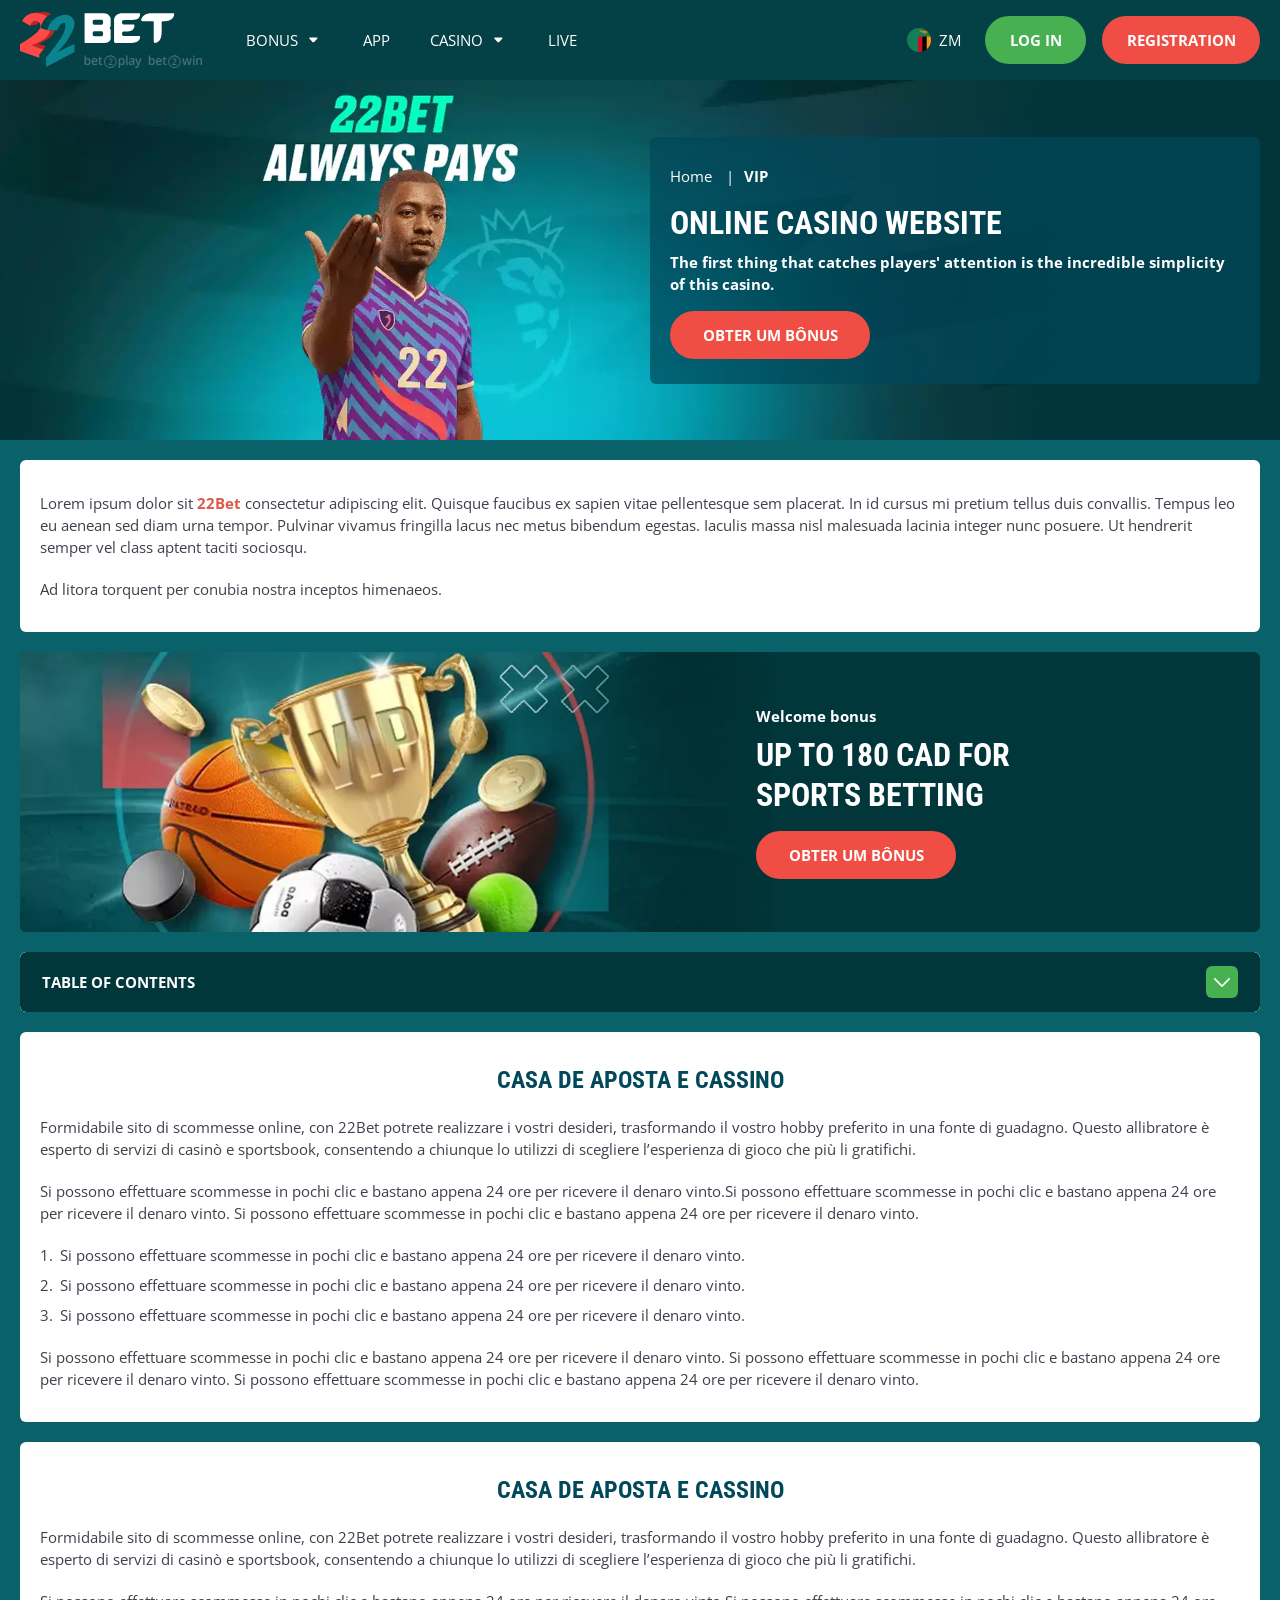
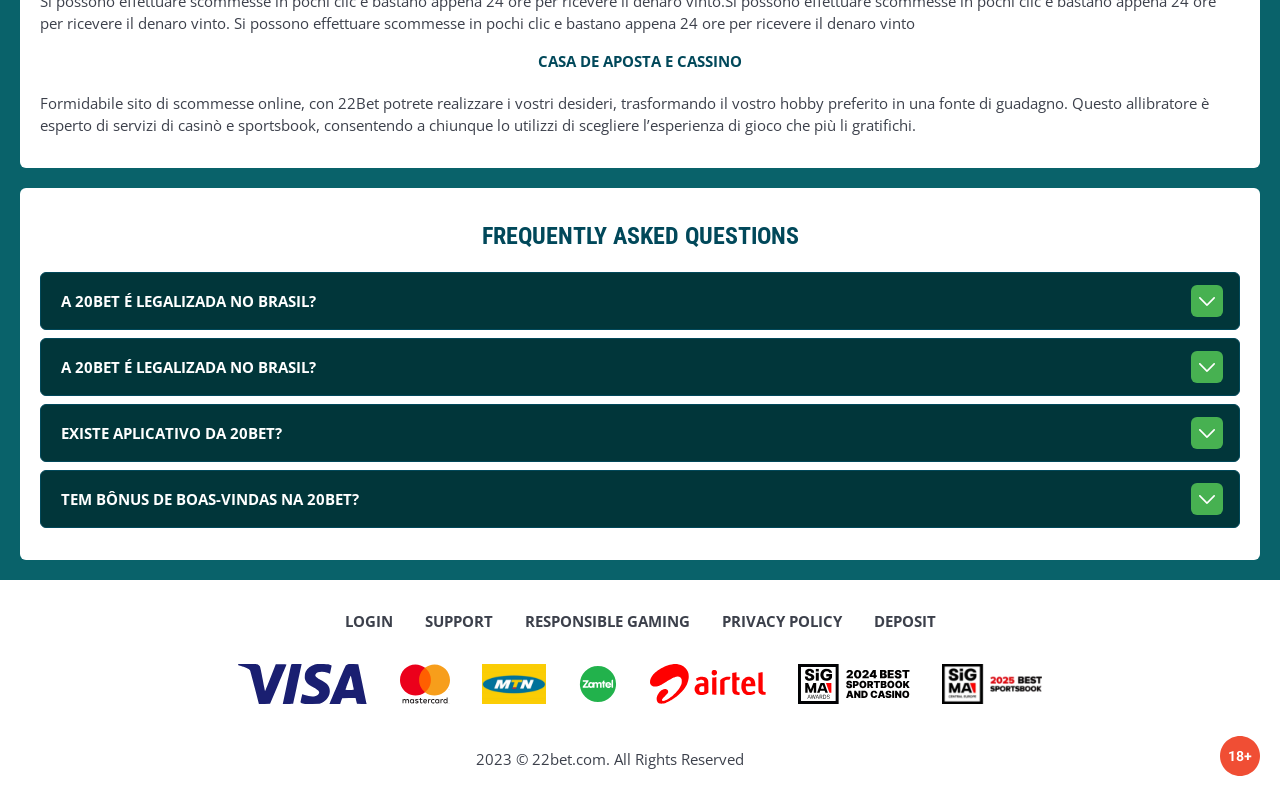
<file: vip.html>
<!DOCTYPE html>
<html lang="zm">
  <head>
    <meta charset="UTF-8" />
   
    <meta name="viewport" content="width=device-width, initial-scale=1.0" />
    <title>22Bet </title>
    <meta name="description" content />
    <meta property="og:site_name" content />
    <meta property="og:title" content />
    <meta property="og:type" content="website" />
    <meta property="og:url" content />
    <meta property="og:image" content />
    <meta property="og:image:alt" content />
    <meta property="og:locale" content="zm" />
    <meta property="og:description" content />
    <link rel="preconnect" href="https://fonts.googleapis.com" />
    <link rel="preconnect" href="https://fonts.gstatic.com" crossorigin="anonymous" />
   <link href="https://fonts.googleapis.com/css2?family=Open+Sans:ital,wght@0,300..800;1,300..800&display=swap" rel="stylesheet">
<link href="https://fonts.googleapis.com/css?family=Roboto+Condensed&display=swap" rel="stylesheet">

   <link rel="stylesheet" href="./css/reset.css" />
    <link rel="stylesheet" href="./css/main.css" />
    <link rel="stylesheet" href="./css/media.css"/>
    <link rel="icon" href="./images/Group.png" type="image/x-icon"/>
    <script
    src="https://code.jquery.com/jquery-3.6.1.min.js"
    integrity="sha256-o88AwQnZB+VDvE9tvIXrMQaPlFFSUTR+nldQm1LuPXQ="
    crossorigin="anonymous"
  ></script>
  </head>
  <body>
    <header class="header">
      <section class="content header__content">
        <a href="./index.html" class="logo header__logo"
          ><img src="./images/logo.svg" alt="logo" title
        /></a>
        <button class="header__btn-menu" >
          <svg width="16px" height="16px" viewBox="0 0 16 16" xmlns="http://www.w3.org/2000/svg">
              <rect y="0" width="16" height="3" rx="1.5"></rect>
              <rect y="6.5" width="16" height="3" rx="1.5"></rect>
              <rect y="13" width="16" height="3" rx="1.5"></rect>
            </svg>
        </button>

          <nav class="menu header__menu">
            <ul class="header__menu-list">
                
              <li class="">
              <div class="header__menu-wrapper">
                <div class="js-button-expander js-button-expander--menu" >
                <a href="./bonus.html" >
                <span>Bonus</span>
              </a>
              </div>
              <div class="header__menu-wrap js-expand-content js-expand-content--menu">
                <ul >
                  <li>
                    <a href="./freeSpins.html">
                    <span>Free Spins</span>
                  </a></li>
                  <li><a href="./promoCode.html">
                    <span>Promo Code</span>
                  </a>
                </li>
                  <li><a href="./welcomeBonus.html">
                    <span>Welcome Bonus</span>
                  </a>
                </li>
                <li><a href="./vip.html">
                    <span>VIP</span>
                  </a>
                </li>
                </ul>
              </div>
              </div>
               <a href="./bonus.html" class="header__menu-item">
                <span>Bonus</span>
              </a>
            </li>
              <li>
                <a href="./app.html">
                 App
                </a>
              </li>
              
              <li class="">
              <div class="header__menu-wrapper">
                <div class="js-button-expander js-button-expander--menu" >
                <a href="./casino.html" >
                <span> Casino</span>
              </a>
              </div>
              <div class="header__menu-wrap js-expand-content js-expand-content--menu">
                <ul >
                  <li>
                    <a href="./slots.html">
                    <span>Slots</span>
                  </a></li>
                 
                </ul>
              </div>
              </div>
               <a href="./casino.html" class="header__menu-item">
                <span>Casino</span>
              </a>
            </li>
               <li>
                <a href="./live.html">
               Live
                </a>
              </li>
              <li>
                    <a href="./freeSpins.html">
                    <span>Free Spins</span>
                  </a></li>
                  <li><a href="./promoCode.html">
                    <span>Promo Code</span>
                  </a>
                </li>
                  <li><a href="./welcomeBonus.html">
                    <span>Welcome Bonus</span>
                  </a>
                </li>
                <li><a href="./vip.html">
                    <span>VIP</span>
                  </a>
                </li>
             <li>
                    <a href="./slots.html">
                    <span>Slots</span>
                  </a></li>
             
             
            </ul>
            <div class="header__button header__button-menu " >
              <a href="#" class="button  button__login-menu">log in</a>
              <a href="#" class="button button__menu">registration</a>
            </div>
           
          </nav>
            <a href="" class="header__flag">
                <span><img src="./images/flag.png" alt="flag" title /></span>
                <span>zm</span>
              </a>
            <a href="#" class="button button__login">log in</a>
            <a href="#" class="button button__singup">registration</a>
            <!-- <div id="clock" class="header__time">00:00</div>
           -->
      </section>
    </header>
     <main class="main home main-page">
        <section class=" hero hero__page">
           
            <div class="background background-page">
              <img src="./images/layout-images/bg-vip.webp" alt="hero" title />
              
            </div>
            <div class="hero__wrapper hero__wrapper-page">
              <div class="hero__data hero__data-bonus">
                <ul
                class="breadcrumbs "
                
              >
                <li
                  
                >
                  <a href="#" >
                    <span >Home</span></a
                  >
                 
                </li>
                <li
                  
                >
                  <a href="#" > <span >VIP</span></a>
                 
                </li>
              </ul>
                <h1 class="title general hero__title">
                  Online Casino Website
                </h1>
                 <p class="hero__text">The first thing that catches players' attention is the incredible simplicity of this casino.</p>
               
                <a href="#" class="button  hero__button ">Obter um Bônus</a>
               
              </div>
             
            </div>
          </section>
      <section class="main__wrap main__wrap-page">
       
       <section class="content__wrapper content__wrapper-page">

         
        
       
          <section class="content article">
            <p>
             Lorem ipsum dolor sit <a href="#">22Bet</a> consectetur adipiscing elit. Quisque faucibus ex sapien vitae pellentesque sem placerat. In id cursus mi pretium tellus duis convallis. Tempus leo eu aenean sed diam urna tempor. Pulvinar vivamus fringilla lacus nec metus bibendum egestas. Iaculis massa nisl malesuada lacinia integer nunc posuere. Ut hendrerit semper vel class aptent taciti sociosqu.
            </p>
            <p>
             Ad litora torquent per conubia nostra inceptos himenaeos.
            </p>
          </section>
         
             
             <section class="content banner">
            <div class="background ">
<!--               
              <img src="./images/layout-images/banner-vip.webp" alt="banner" title /> -->
              <div class="background__decor  ">
              
              <img src="./images/layout-images/decor-bannerVip.webp" alt="banner" title /> 
             
            </div>
            </div>
            <div class="banner__info">
               <p class="banner__subtitle">Welcome bonus</p>
              <h2 class="title high banner__title-main">
                 
               up to 180 CAD
for sports betting
              </h2>
            
              <a href="#" class="button banner__button">Obter um Bônus</a>
            </div>
          </section>
        
              <section class="content menu-review__content">
              

            
                <div class="menu__review-desk menu__review-content">Table of Contents</div>
                <ul class="menu__review menu__review-list">
                  <li><a href="#">Casa de Aposta e Cassino</a></li>
                    <li><a href="#">Casa de Aposta e Cassino</a></li>
                      <li><a href="#">Casa de Aposta e Cassino</a></li>
                        <li><a href="#">Casa de Aposta e Cassino</a></li>
                          <li><a href="#">Frequently Asked Questions</a></li>
                 
                </ul>
             
          
          </section>
          
        
          <section class="content article">
            <h2 class="title high article__title">Casa de Aposta e Cassino</h2>
             
            <p>
             Formidabile sito di scommesse online, con 22Bet potrete realizzare i vostri desideri, trasformando il vostro hobby preferito in una fonte di guadagno. Questo allibratore è esperto di servizi di casinò e sportsbook, consentendo a chiunque lo utilizzi di scegliere l’esperienza di gioco che più li gratifichi.
            </p>
            <p>
             Si possono effettuare scommesse in pochi clic e bastano appena 24 ore per ricevere il denaro vinto.Si possono effettuare scommesse in pochi clic e bastano appena 24 ore per ricevere il denaro vinto. Si possono effettuare scommesse in pochi clic e bastano appena 24 ore per ricevere il denaro vinto.
            </p>
           <ol>
              <li>Si possono effettuare scommesse in pochi clic e bastano appena 24 ore per ricevere il denaro vinto.</li>
              <li>Si possono effettuare scommesse in pochi clic e bastano appena 24 ore per ricevere il denaro vinto.</li>
              <li>Si possono effettuare scommesse in pochi clic e bastano appena 24 ore per ricevere il denaro vinto.</li>
            </ol>
            <p>Si possono effettuare scommesse in pochi clic e bastano appena 24 ore per ricevere il denaro vinto. Si possono effettuare scommesse in pochi clic e bastano appena 24 ore per ricevere il denaro vinto. Si possono effettuare scommesse in pochi clic e bastano appena 24 ore per ricevere il denaro vinto.</p>
          </section>
         
         
           <section class="content article">
            <h2 class="title high article__title">Casa de Aposta e Cassino</h2>
            <p>Formidabile sito di scommesse online, con 22Bet potrete realizzare i vostri desideri, trasformando il vostro hobby preferito in una fonte di guadagno. Questo allibratore è esperto di servizi di casinò e sportsbook, consentendo a chiunque lo utilizzi di scegliere l’esperienza di gioco che più li gratifichi.</p>
            <p>Si possono effettuare scommesse in pochi clic e bastano appena 24 ore per ricevere il denaro vinto.Si possono effettuare scommesse in pochi clic e bastano appena 24 ore per ricevere il denaro vinto. Si possono effettuare scommesse in pochi clic e bastano appena 24 ore per ricevere il denaro vinto</p>
            <h3>Casa de Aposta e Cassino</h3>
            <p>Formidabile sito di scommesse online, con 22Bet potrete realizzare i vostri desideri, trasformando il vostro hobby preferito in una fonte di guadagno. Questo allibratore è esperto di servizi di casinò e sportsbook, consentendo a chiunque lo utilizzi di scegliere l’esperienza di gioco che più li gratifichi.</p>
           </section>

          <section class="content faq">
            <h2 class="title high faq__title">Frequently Asked Questions</h2>
            <ul class="faq__list " >
              <li class="faq__item"  >
                <h3 class="title medium faq__subtitle js-button-expander js-button-expander--faq"  >A 20Bet é legalizada no Brasil?
                 </h3>
                <div  class="faq__answer js-expand-content js-expand-content--faq" >
                  <p  >
                    Sim, a casa de apostas tem licença emitida por Curaçao, que é reconhecida no Brasil e a permite atuar por aqui.
                  </p>
                </div>
              </li>
              <li class="faq__item"  >
                <h3 class="title medium faq__subtitle js-button-expander js-button-expander--faq"  >A 20Bet é legalizada no Brasil?</h3>
                <div class="faq__answer js-expand-content js-expand-content--faq" >
                  <p  >
                    Sim, a casa de apostas tem licença emitida por Curaçao, que é reconhecida no Brasil e a permite atuar por aqui.
                  </p>
                </div>
              </li> 
              <li class="faq__item"  >
                <h3 class="title medium faq__subtitle js-button-expander js-button-expander--faq"  >Existe aplicativo da 20Bet?</h3>
                <div class="faq__answer js-expand-content js-expand-content--faq" >
                  <p  >
                   Sim, disponível para sistemas operacionais iOS e Android.
                  </p>
                </div>
              </li> 
              <li class="faq__item"  >
                <h3 class="title medium faq__subtitle js-button-expander js-button-expander--faq"  >Tem bônus de boas-vindas na 20Bet?</h3>
                <div class="faq__answer js-expand-content js-expand-content--faq" >
                  <p  >
                   O pacote especial para novos usuários da 20Bet paga 100% sobre o primeiro depósito, com limite de 600 BRL.
                  </p>
                </div>
              </li> 
             
            </ul>
          </section>
          
        </section> 
      
        <div class=""  onclick="scrollToTop()">
          <button class="main__arrow" id="scrollToTopBtn"></button>
        </div> 
        
      </section>
    </main> 
       <footer class=" footer ">
      <section class="content footer__content">
        <ul class="footer__menu">
         <li><a href="./login.html">Login</a></li>
         <li><a href="./support.html">Support</a></li>
         <li><a href="./responsible.html">Responsible Gaming</a></li>
         <li><a href="./policy.html">Privacy Policy</a></li>
         <li><a href="./deposit.html">Deposit</a></li>
        </ul>
       
          <ul class="footer__cards-list">
           
            <li>
              <a href="#"
                ><img src="./images/footer-img1.svg" alt="cardpay" title
              /></a>
            </li>
             <li>
              <a href="#"
                ><img src="./images/footer-img2.svg" alt="cardpay" title
              /></a>
            </li>
             <li>
              <a href="#"
                ><img src="./images/footer-img3.svg" alt="cardpay" title
              /></a>
            </li>
             <li>
              <a href="#"
                ><img src="./images/footer-img4.svg" alt="cardpay" title
              /></a>
            </li>
             <li>
              <a href="#"
                ><img src="./images/footer-img5.svg" alt="cardpay" title
              /></a>
            </li>
             <li>
              <a href="#"
                ><img src="./images/footer-img6.svg" alt="cardpay" title
              /></a>
            </li>
             <li>
              <a href="#"
                ><img src="./images/footer-img7.svg" alt="cardpay" title
              /></a>
            </li>
           
            
          </ul>
       
        <div class="footer__wrapp">
          <div class="footer__text">
           
            <p>2023 &copy; 22bet.com. All Rights Reserved
</p>
           
          </div>
          <div class="footer__age">
            <img src="./images/age.svg" alt="age" title />
          </div>
        </div>
      
      </section>
    </footer>
    <script src="./js/arrowUp.js" defer></script>
    <script src="./js/sidebar.js" defer></script>
    <script src="./js/expander.js" defer></script>
    <script src="./js/mobile-menu.js" defer></script>
    <!-- <script src="./js/clock.js" defer></script> -->
  </body>
</html>
</file>
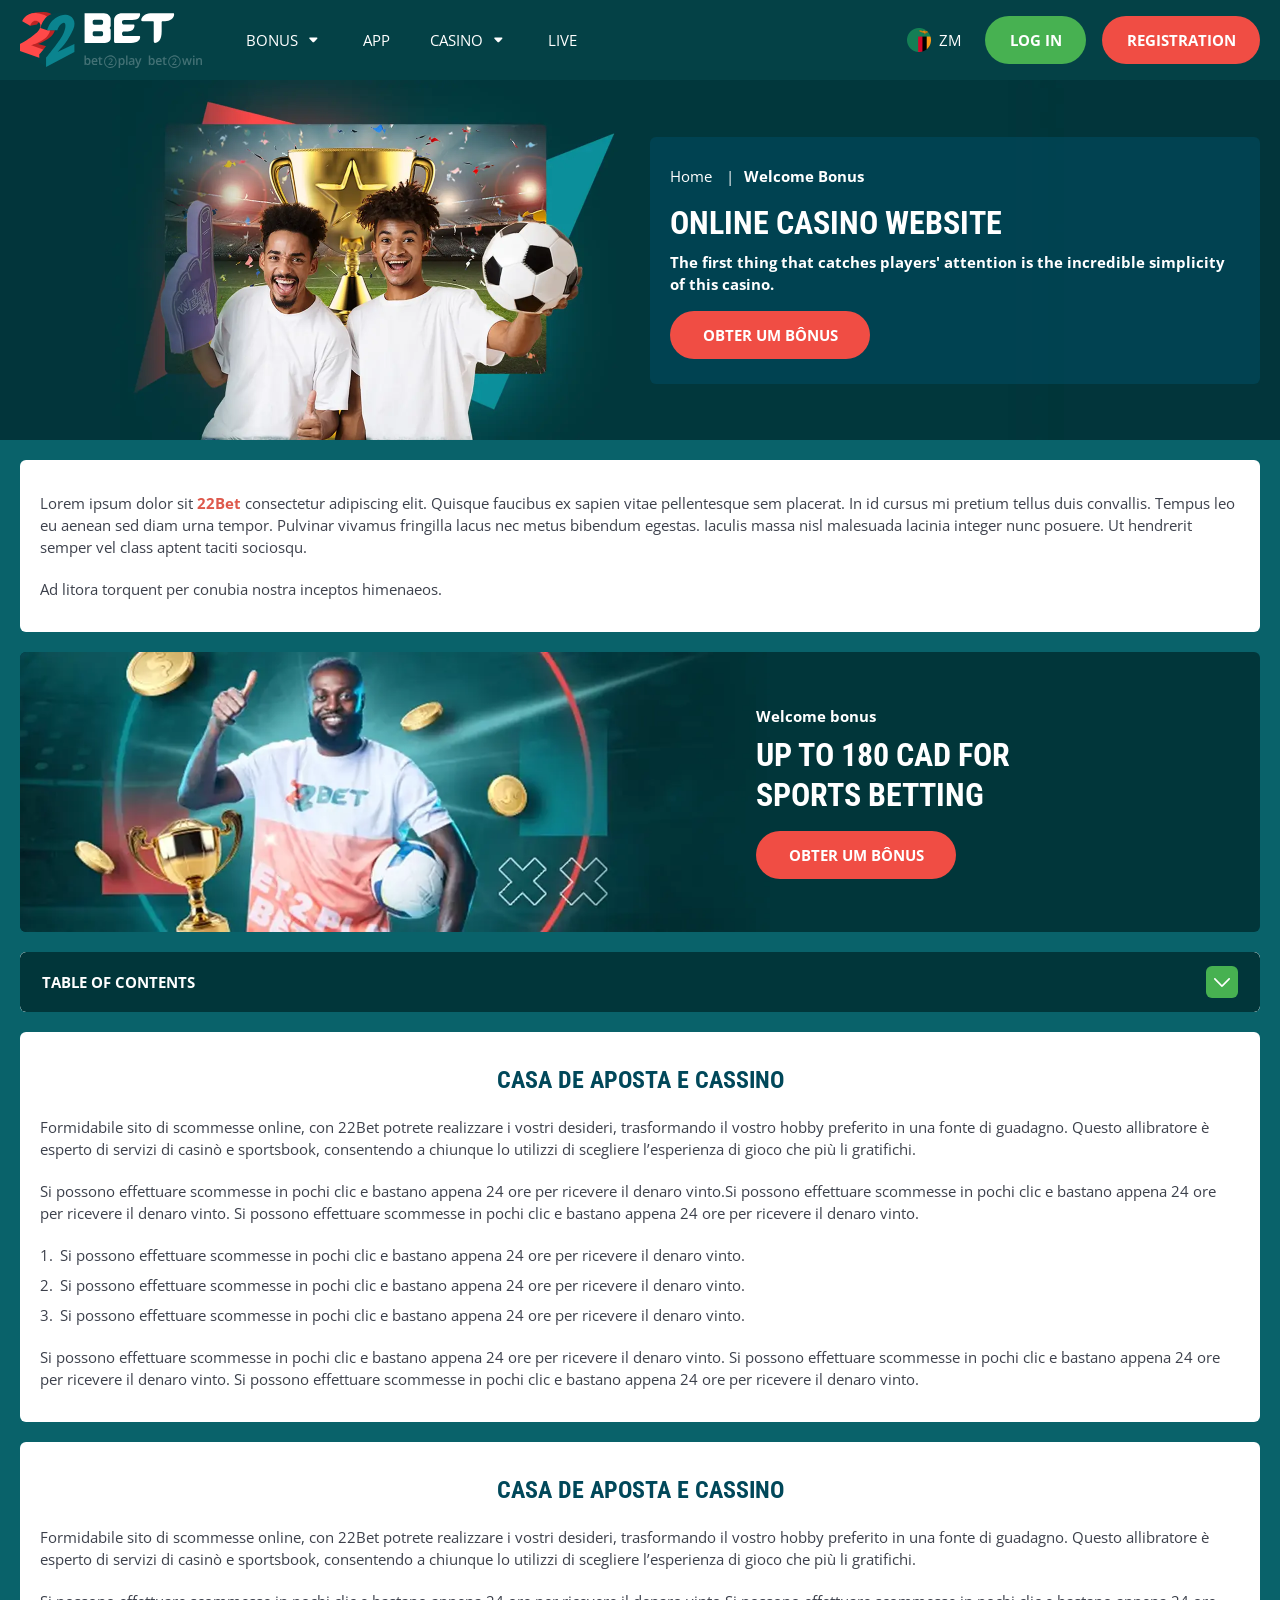
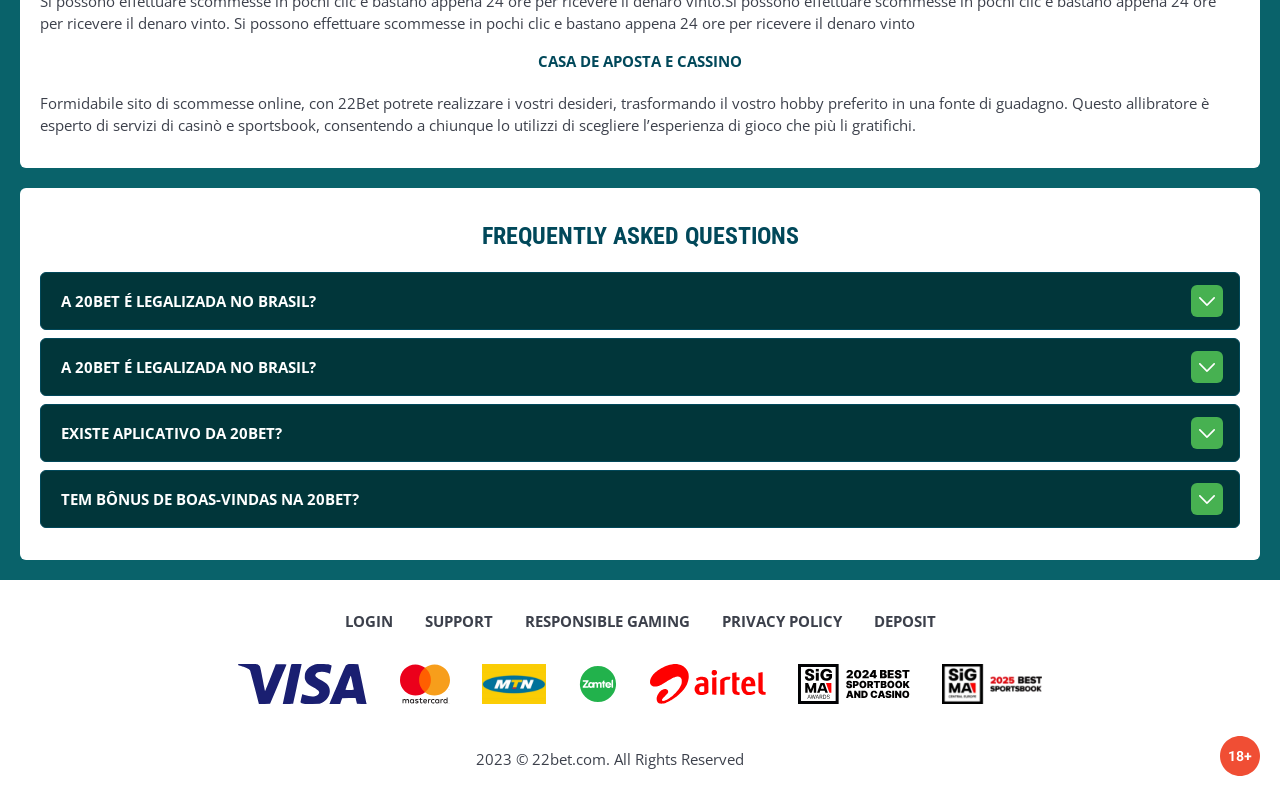
<file: welcomeBonus.html>
<!DOCTYPE html>
<html lang="zm">
  <head>
    <meta charset="UTF-8" />
   
    <meta name="viewport" content="width=device-width, initial-scale=1.0" />
    <title>22Bet </title>
    <meta name="description" content />
    <meta property="og:site_name" content />
    <meta property="og:title" content />
    <meta property="og:type" content="website" />
    <meta property="og:url" content />
    <meta property="og:image" content />
    <meta property="og:image:alt" content />
    <meta property="og:locale" content="zm" />
    <meta property="og:description" content />
    <link rel="preconnect" href="https://fonts.googleapis.com" />
    <link rel="preconnect" href="https://fonts.gstatic.com" crossorigin="anonymous" />
   <link href="https://fonts.googleapis.com/css2?family=Open+Sans:ital,wght@0,300..800;1,300..800&display=swap" rel="stylesheet">
<link href="https://fonts.googleapis.com/css?family=Roboto+Condensed&display=swap" rel="stylesheet">

   <link rel="stylesheet" href="./css/reset.css" />
    <link rel="stylesheet" href="./css/main.css" />
    <link rel="stylesheet" href="./css/media.css"/>
    <link rel="icon" href="./images/Group.png" type="image/x-icon"/>
    <script
    src="https://code.jquery.com/jquery-3.6.1.min.js"
    integrity="sha256-o88AwQnZB+VDvE9tvIXrMQaPlFFSUTR+nldQm1LuPXQ="
    crossorigin="anonymous"
  ></script>
  </head>
  <body>
    <header class="header">
      <section class="content header__content">
        <a href="./index.html" class="logo header__logo"
          ><img src="./images/logo.svg" alt="logo" title
        /></a>
        <button class="header__btn-menu" >
          <svg width="16px" height="16px" viewBox="0 0 16 16" xmlns="http://www.w3.org/2000/svg">
              <rect y="0" width="16" height="3" rx="1.5"></rect>
              <rect y="6.5" width="16" height="3" rx="1.5"></rect>
              <rect y="13" width="16" height="3" rx="1.5"></rect>
            </svg>
        </button>

          <nav class="menu header__menu">
            <ul class="header__menu-list">
                
              <li class="">
              <div class="header__menu-wrapper">
                <div class="js-button-expander js-button-expander--menu" >
                <a href="./bonus.html" >
                <span>Bonus</span>
              </a>
              </div>
              <div class="header__menu-wrap js-expand-content js-expand-content--menu">
                <ul >
                  <li>
                    <a href="./freeSpins.html">
                    <span>Free Spins</span>
                  </a></li>
                  <li><a href="./promoCode.html">
                    <span>Promo Code</span>
                  </a>
                </li>
                  <li><a href="./welcomeBonus.html">
                    <span>Welcome Bonus</span>
                  </a>
                </li>
                <li><a href="./vip.html">
                    <span>VIP</span>
                  </a>
                </li>
                </ul>
              </div>
              </div>
               <a href="./bonus.html" class="header__menu-item">
                <span>Bonus</span>
              </a>
            </li>
              <li>
                <a href="./app.html">
                 App
                </a>
              </li>
              
              <li class="">
              <div class="header__menu-wrapper">
                <div class="js-button-expander js-button-expander--menu" >
                <a href="./casino.html" >
                <span> Casino</span>
              </a>
              </div>
              <div class="header__menu-wrap js-expand-content js-expand-content--menu">
                <ul >
                  <li>
                    <a href="./slots.html">
                    <span>Slots</span>
                  </a></li>
                 
                </ul>
              </div>
              </div>
               <a href="./casino.html" class="header__menu-item">
                <span>Casino</span>
              </a>
            </li>
               <li>
                <a href="./live.html">
               Live
                </a>
              </li>
              <li>
                    <a href="./freeSpins.html">
                    <span>Free Spins</span>
                  </a></li>
                  <li><a href="./promoCode.html">
                    <span>Promo Code</span>
                  </a>
                </li>
                  <li><a href="./welcomeBonus.html">
                    <span>Welcome Bonus</span>
                  </a>
                </li>
                <li><a href="./vip.html">
                    <span>VIP</span>
                  </a>
                </li>
             <li>
                    <a href="./slots.html">
                    <span>Slots</span>
                  </a></li>
             
             
            </ul>
            <div class="header__button header__button-menu " >
              <a href="#" class="button  button__login-menu">log in</a>
              <a href="#" class="button button__menu">registration</a>
            </div>
           
          </nav>
            <a href="" class="header__flag">
                <span><img src="./images/flag.png" alt="flag" title /></span>
                <span>zm</span>
              </a>
            <a href="#" class="button button__login">log in</a>
            <a href="#" class="button button__singup">registration</a>
            <!-- <div id="clock" class="header__time">00:00</div>
           -->
      </section>
    </header>
     <main class="main home main-page">
        <section class=" hero hero__page">
           
            <div class="background ">
              <img src="./images/layout-images/bg-welcome.webp" alt="hero" title />
              
            </div>
            <div class="hero__wrapper hero__wrapper-page">
              <div class="hero__data hero__data-bonus">
                <ul
                class="breadcrumbs "
                
              >
                <li
                  
                >
                  <a href="#" >
                    <span >Home</span></a
                  >
                 
                </li>
                <li
                  
                >
                  <a href="#" > <span >Welcome Bonus</span></a>
                 
                </li>
              </ul>
                <h1 class="title general hero__title">
                  Online Casino Website
                </h1>
                 <p class="hero__text">The first thing that catches players' attention is the incredible simplicity of this casino.</p>
               
                <a href="#" class="button  hero__button ">Obter um Bônus</a>
               
              </div>
             
            </div>
          </section>
      <section class="main__wrap main__wrap-page">
       
       <section class="content__wrapper content__wrapper-page">

         
        
       
          <section class="content article">
            <p>
             Lorem ipsum dolor sit <a href="#">22Bet</a> consectetur adipiscing elit. Quisque faucibus ex sapien vitae pellentesque sem placerat. In id cursus mi pretium tellus duis convallis. Tempus leo eu aenean sed diam urna tempor. Pulvinar vivamus fringilla lacus nec metus bibendum egestas. Iaculis massa nisl malesuada lacinia integer nunc posuere. Ut hendrerit semper vel class aptent taciti sociosqu.
            </p>
            <p>
             Ad litora torquent per conubia nostra inceptos himenaeos.
            </p>
          </section>
         
             
             <section class="content banner">
            <div class="background ">
              
              <!-- <img src="./images/layout-images/banner-welcome.webp" alt="banner" title />
              
                 -->
              <div class="background__decor  ">
              
              <img src="./images/layout-images/decor-bannerWelcome.webp" alt="banner" title /> 
             
            </div>
            </div>
            <div class="banner__info">
               <p class="banner__subtitle">Welcome bonus</p>
              <h2 class="title high banner__title-main">
                 
               up to 180 CAD
for sports betting
              </h2>
            
              <a href="#" class="button banner__button">Obter um Bônus</a>
            </div>
          </section>
        
              <section class="content menu-review__content">
              

            
                <div class="menu__review-desk menu__review-content">Table of Contents</div>
                <ul class="menu__review menu__review-list">
                  <li><a href="#">Casa de Aposta e Cassino</a></li>
                    <li><a href="#">Casa de Aposta e Cassino</a></li>
                      <li><a href="#">Casa de Aposta e Cassino</a></li>
                        <li><a href="#">Casa de Aposta e Cassino</a></li>
                          <li><a href="#">Frequently Asked Questions</a></li>
                 
                </ul>
             
          
          </section>
          
        
          <section class="content article">
            <h2 class="title high article__title">Casa de Aposta e Cassino</h2>
             
            <p>
             Formidabile sito di scommesse online, con 22Bet potrete realizzare i vostri desideri, trasformando il vostro hobby preferito in una fonte di guadagno. Questo allibratore è esperto di servizi di casinò e sportsbook, consentendo a chiunque lo utilizzi di scegliere l’esperienza di gioco che più li gratifichi.
            </p>
            <p>
             Si possono effettuare scommesse in pochi clic e bastano appena 24 ore per ricevere il denaro vinto.Si possono effettuare scommesse in pochi clic e bastano appena 24 ore per ricevere il denaro vinto. Si possono effettuare scommesse in pochi clic e bastano appena 24 ore per ricevere il denaro vinto.
            </p>
           <ol>
              <li>Si possono effettuare scommesse in pochi clic e bastano appena 24 ore per ricevere il denaro vinto.</li>
              <li>Si possono effettuare scommesse in pochi clic e bastano appena 24 ore per ricevere il denaro vinto.</li>
              <li>Si possono effettuare scommesse in pochi clic e bastano appena 24 ore per ricevere il denaro vinto.</li>
            </ol>
            <p>Si possono effettuare scommesse in pochi clic e bastano appena 24 ore per ricevere il denaro vinto. Si possono effettuare scommesse in pochi clic e bastano appena 24 ore per ricevere il denaro vinto. Si possono effettuare scommesse in pochi clic e bastano appena 24 ore per ricevere il denaro vinto.</p>
          </section>
         
         
           <section class="content article">
            <h2 class="title high article__title">Casa de Aposta e Cassino</h2>
            <p>Formidabile sito di scommesse online, con 22Bet potrete realizzare i vostri desideri, trasformando il vostro hobby preferito in una fonte di guadagno. Questo allibratore è esperto di servizi di casinò e sportsbook, consentendo a chiunque lo utilizzi di scegliere l’esperienza di gioco che più li gratifichi.</p>
            <p>Si possono effettuare scommesse in pochi clic e bastano appena 24 ore per ricevere il denaro vinto.Si possono effettuare scommesse in pochi clic e bastano appena 24 ore per ricevere il denaro vinto. Si possono effettuare scommesse in pochi clic e bastano appena 24 ore per ricevere il denaro vinto</p>
            <h3>Casa de Aposta e Cassino</h3>
            <p>Formidabile sito di scommesse online, con 22Bet potrete realizzare i vostri desideri, trasformando il vostro hobby preferito in una fonte di guadagno. Questo allibratore è esperto di servizi di casinò e sportsbook, consentendo a chiunque lo utilizzi di scegliere l’esperienza di gioco che più li gratifichi.</p>
           </section>

          <section class="content faq">
            <h2 class="title high faq__title">Frequently Asked Questions</h2>
            <ul class="faq__list " >
              <li class="faq__item"  >
                <h3 class="title medium faq__subtitle js-button-expander js-button-expander--faq"  >A 20Bet é legalizada no Brasil?
                 </h3>
                <div  class="faq__answer js-expand-content js-expand-content--faq" >
                  <p  >
                    Sim, a casa de apostas tem licença emitida por Curaçao, que é reconhecida no Brasil e a permite atuar por aqui.
                  </p>
                </div>
              </li>
              <li class="faq__item"  >
                <h3 class="title medium faq__subtitle js-button-expander js-button-expander--faq"  >A 20Bet é legalizada no Brasil?</h3>
                <div class="faq__answer js-expand-content js-expand-content--faq" >
                  <p  >
                    Sim, a casa de apostas tem licença emitida por Curaçao, que é reconhecida no Brasil e a permite atuar por aqui.
                  </p>
                </div>
              </li> 
              <li class="faq__item"  >
                <h3 class="title medium faq__subtitle js-button-expander js-button-expander--faq"  >Existe aplicativo da 20Bet?</h3>
                <div class="faq__answer js-expand-content js-expand-content--faq" >
                  <p  >
                   Sim, disponível para sistemas operacionais iOS e Android.
                  </p>
                </div>
              </li> 
              <li class="faq__item"  >
                <h3 class="title medium faq__subtitle js-button-expander js-button-expander--faq"  >Tem bônus de boas-vindas na 20Bet?</h3>
                <div class="faq__answer js-expand-content js-expand-content--faq" >
                  <p  >
                   O pacote especial para novos usuários da 20Bet paga 100% sobre o primeiro depósito, com limite de 600 BRL.
                  </p>
                </div>
              </li> 
             
            </ul>
          </section>
          
        </section> 
      
        <div class=""  onclick="scrollToTop()">
          <button class="main__arrow" id="scrollToTopBtn"></button>
        </div> 
        
      </section>
    </main> 
   <footer class=" footer ">
      <section class="content footer__content">
        <ul class="footer__menu">
         <li><a href="./login.html">Login</a></li>
         <li><a href="./support.html">Support</a></li>
         <li><a href="./responsible.html">Responsible Gaming</a></li>
         <li><a href="./policy.html">Privacy Policy</a></li>
         <li><a href="./deposit.html">Deposit</a></li>
        </ul>
       
        <ul class="footer__cards-list">
           
            <li>
              <a href="#"
                ><img src="./images/footer-img1.svg" alt="cardpay" title
              /></a>
            </li>
             <li>
              <a href="#"
                ><img src="./images/footer-img2.svg" alt="cardpay" title
              /></a>
            </li>
             <li>
              <a href="#"
                ><img src="./images/footer-img3.svg" alt="cardpay" title
              /></a>
            </li>
             <li>
              <a href="#"
                ><img src="./images/footer-img4.svg" alt="cardpay" title
              /></a>
            </li>
             <li>
              <a href="#"
                ><img src="./images/footer-img5.svg" alt="cardpay" title
              /></a>
            </li>
             <li>
              <a href="#"
                ><img src="./images/footer-img6.svg" alt="cardpay" title
              /></a>
            </li>
             <li>
              <a href="#"
                ><img src="./images/footer-img7.svg" alt="cardpay" title
              /></a>
            </li>
           
            
          </ul>
       
        <div class="footer__wrapp">
          <div class="footer__text">
           
            <p>2023 &copy; 22bet.com. All Rights Reserved
</p>
           
          </div>
          <div class="footer__age">
            <img src="./images/age.svg" alt="age" title />
          </div>
        </div>
      
      </section>
    </footer>
    <script src="./js/arrowUp.js" defer></script>
    <script src="./js/sidebar.js" defer></script>
    <script src="./js/expander.js" defer></script>
    <script src="./js/mobile-menu.js" defer></script>
    <!-- <script src="./js/clock.js" defer></script> -->
  </body>
</html>
</file>
<file: css/main.css>
html{
    -webkit-text-size-adjust: 100%;
    scroll-behavior: smooth;
  }
  
  body {
      display: block;
      position: relative;
      width: 100%;
     background: #09626A;

      font-family: 'Open Sans', sans-serif;
      font-size: 15px;
      font-weight: 400;
      line-height: 22px;
      text-align: left;
      color: #3C404B;
      overflow-x: hidden;
    }
  
    
    .content {
      display: block;
      position: relative;
      width: 100%;
      max-width: 1020px;
      max-width: 100%;
      /* overflow: hidden; */
      border-radius: 6px;
      background: #ffffff;
      padding:32px 20px;
      margin: 0 auto 20px auto;
    }
    
    h1,
    h2,
    h3,
    h4,
    .title {
      display: block;
      position: relative;
      font-size: 32px;
      font-weight: 700;
      line-height: 40px;
      text-align: center;
      color: #ffffff;
    }
    
    h1,
    .title.general {
      text-transform: uppercase;
    }
    
    h2,
    .title.high {
      display: flex;
      align-items: center;
      justify-content: center;
      font-size: 24px;
      line-height: 32px;
      color: #01485A;
      text-transform: uppercase;
      font-family: 'Roboto Condensed', sans-serif;
    
    }

    
    h3,
    title.medium {
      font-size: 15px;
      line-height: 22px;
      text-align: center;
      color: #01485A;
      text-transform: uppercase;
    }
    
    article > *,
    .article > *,
    .desk > * {
      margin-top: 20px;
    }
    
    article > *:first-child,
    .article > *:first-child,
    .desk > *:first-child {
      margin-top: 0 !important;
    }
    
    article > h2,
    .article > h2,
    .desk > h2 {
      margin-top: 32px;
    }
    
    article > h3,
    .article > h3,
    .desk > h3 {
      margin-top: 16px;
    }
    
    .button {
      
      position: relative;
    display: inline-block;
      min-width: 200px;
      height: 48px;
      border-radius: 50px;
      background: #F04D44;

      overflow: hidden;
      font-size: 15px;
      font-weight: 700;
      line-height: 22px;
      text-align: center;
      text-decoration: none;
      text-transform: uppercase;
      color: #ffffff;
      white-space: nowrap;
      cursor: pointer;
      padding: 13px 24px;
      margin: 0 auto;
    
      transition: all 0.5s;
    }
    
    .button:hover {
      background: #47B151;

    }
    
    
    .header,
    .main ,.footer {
      display: flex;
      position: relative;
      justify-content: space-between;
      align-items: center;
     
      max-width: 1440px;
      max-width: 100%;
      
      margin: 0 auto;
    }
    
    .background{
      display: block;
      position: absolute;
      bottom: 0;left: 0;
      height: 100%;
      width: 100%;
      overflow: hidden;
    }
    
    .background img{
      position: relative;
      width: 100%;height: 100%;object-fit: cover;
      
    }

    .background-page img{
      border-radius: 0;
    }
    
    .images img{
      border-radius: 6px;
      width: 100%;
      height: 100%;
      overflow: hidden;
      display: block;
    }

    .faq {
      overflow-anchor: none;
    }
    
    /* -------------------HEADER---------------- */
    .header {
      position: fixed;
      top: 0;
      left: 0;
      right: 0;
      width: 100%;
      z-index: 100;
      background: #044146;

    }
    
    .header__content {
      position: relative;
      display: flex;
      flex-direction: row;
      align-items: center;
      justify-content: space-between;
      max-width: 1300px;
      max-height: 80px;
      border-radius: 0;
      background: #044146;

      padding: 16px 30px;
      margin: 0 auto;
    }
    
    .logo {
      display: block;
      position: relative;
      flex: 0 0 182px;
      margin-right: 24px;
    }
    
    .logo img {
      display: block;
      position: relative;
      width: auto;
      max-height: 56px;
    }
    
    .logo:hover{
      transform: scale(1.1);
    }
    .header__menu {
      display: flex;
      white-space: nowrap;
      max-height: calc(100vh - 70px);
    /* overflow-y: auto; */
    }
    
    
    
    .header__menu-list {
      display: flex;
      justify-content: center;
      align-items: center;
      white-space: nowrap;
      flex: 1 1 auto;
      
      border-radius: 50px;
     


    }
    .header__menu-list li {
      display: block;
      padding:  13px 20px;
    }
    
    .header__menu-list li a {
      display: inline-flex;
      position: relative;
      align-items: center;
      font-weight: 400;
      font-size: 15px;
      line-height: 22px;
      text-transform: uppercase;
      color:#FFFFFF;
      transition: all 0.5s;
     
    }
    
    .header__menu-list li:hover {
    background: #0B626A;

border-radius: 50px;
      
    }
    
    .menu a{
      display: none;
    }
    
  
    span {
      display: inline-block;
    }
    
    .header__menu-list a img,
    .header__flag img {
      width: 24px;
      height: 24px;
      vertical-align: middle;
    }
    
    /* .header__menu-list a span:last-child {
      margin-left: 16px;
    } */
    
    .header__flag span:first-child {
      flex: 0 1 24px;
      margin-right: 8px;
      
    }

    .header__menu-wrap {
    display: none;
    display: block;
    position: absolute;
    left: 0;
    top: 55px;
    min-width: 120px;
    height: auto;
   background: #044146;
    border-radius: 6px;
    padding: 8px 16px;
    z-index: 100;
    overflow-y: hidden;
}

.header__menu-wrap ul{
  display: flex;
  flex-direction: column;
  gap: 8px;
}
.header__menu-wrap ul li{
  padding: 0;
}

.header__menu-wrap ul li:hover{
  background: none;
  
}
.header__menu-list li:first-child a ,.header__menu-list li:nth-child(3) a{
    position: relative;
    padding-right: 25px;
}

.header__menu-list .header__menu-item {
    display: none;
}

.header__menu-list li:first-child .header__menu-item {
    padding-left: 0;
}


.header__menu-list > li {
  position: relative;
}

.header__menu-wrap ul li:nth-last-child(-n+4){
  display: block;
}

.header__menu-list li:nth-last-child(-n+5) {
    display: none;
}

.header__menu-list li .header__menu-wrap ul li a{
  color:#FFFFFF !important;
  padding-right: 12px;
}

.header__menu-list li .header__menu-wrap ul li a:hover{
text-decoration: underline !important;
}

.header__menu-list li .header__menu-wrap ul li a::after{
  display: none;
}

.header__menu-wrap.js-expand-content.expanded {
  height: auto;
}
.header__menu-list li:first-child a::after, .header__menu-list li:nth-child(3) a::after{
  content: '';
  display: block;position: absolute;
  width: 20px;height: 20px;
  right: 0;
  top: 50%;
  transform: translateY(-50%);
  background: url(../images/menu-arrowDown.svg) no-repeat center center / contain;
  transition: transform 0.5s ease;
}

.header__menu-list li:first-child.active a::after,.header__menu-list li:nth-child(3).active a::after{
transform: translateY(-50%) rotate(180deg);
}

.header__menu-list li:first-child:hover a::after,.header__menu-list li:nth-child(3):hover a::after{
transform: translateY(-50%) rotate(180deg);
}

li.active .header__menu-wrap{
display: flex;
  gap: 8px;
}
    .header__flag {
      display: flex
;
    align-items: center;
      margin-left: auto;
      color:#ffffff;
      text-transform: uppercase;
      margin-right: 24px;
    }

    .button__login{
        margin-left: auto;
    }

    .button__login{
      line-height: 22px;
        min-width: 101px;
       background: #47B151;

        padding: 13px 24px;
        margin: 0 16px 0 0;
    }
    
 .button__singup{
  line-height: 22px;
  min-width: 158px;
  padding: 13px 24px;
 background: #F04D44;

    margin: 0;
 }

 .button__singup:hover{
  background: #47B151;

 }
    .header__time{
        color:#FFFFFF;
        position: relative;
        margin-left: 24px;
    }

   
    .button__login:hover {
     background: #F04D44;

    }
    
    .header__btn-menu{
      display: block;
      flex: 0 1 auto;
      min-width: 0;
      border:1px solid #ffffff; 
      border-radius: 10px;
      background: #054146;

      padding: 12px;
      margin-left: 12px;
      order: 3;
     
      
    }
    
    
    svg {
      position: relative;
      fill: #ffffff;
      line-height: 1;
      vertical-align: 1;
    }
    
     
    
     
    
    
    /* ------------------ MAIN------------- */
    .main.home{
      display: flex;
     
    }
    
    .main__wrap {
      display: flex;
      position: relative;
      flex: 1 1 100%;
      justify-content: center;
      align-items: stretch;
      max-width: 1300px;
      padding: 20px 30px;
      margin: 0 auto;
    }
    
    
    
   
    .menu__review-content::after {
      content: "";
      position: absolute;
      right: 20px;
      top:50%;
      transform: translateY(-50%);
      width: 32px;
      height: 32px;
     background: url(../images/faq-arrowDown.svg) no-repeat center center / contain;
      transition:  all 0.5s;
    }

   
    
   
    
    .menu__review-content.active::after {
      transform: translateY(-50%) rotate(180deg);
    }
    
    .menu-review__content{
     overflow: hidden;
      padding: 0;
      margin-bottom: 20px;
      
      
    }
  
    .menu__review-content{
      position: relative;
      padding:17px 60px 17px 20px;
      color: #ffffff;
      font-weight: 700;
      border-radius: 6px;
      text-transform: uppercase;
background: #01363A;

border: 2px solid transparent;

    }

    
    .menu__review-content.active{
     /* border: 2px solid #47B151; */
    }
    
    .menu__review li a {
     color: #3C404B;
      position: relative;
     display: flex;
    }
  
    .menu__review li:hover a{
      color: #DE594C;
      font-weight: 700;
      font-size: 15px;
      
    }

    .menu__review li:hover{
      /* border-left: 2px solid #054146; */
     
    }
   
   
     
    .menu__review.active{
      display: block;
      background: #ffffff;
      border-radius: 0 0 6px 6px;
    }
    .menu__review-list{
      padding: 0;
    }
    .menu__review-list li{
      padding: 8px 16px;
    }
    .content__wrapper {
      
    
      flex: 0 1 100% ;
    }

    
  
      
    /* -----------hero ----------- */
    .content__wrapper{
      position: relative;
       
     
    
    }
    
    .hero{
      padding: 0;
      min-height: 360px;
      display: flex;
      background:none;
  
      align-items: center;
      padding: 24px 24px 24px 0;
  }
    
    .hero__wrapper {
     
      display: flex;
      align-items: center;
     
    }
    
  
    .hero__data{
    display: block;
      position: relative;
        max-width: 610px;
      padding: 12px; 
    }
    
    .hero__title{
      margin-bottom: 8px;
      text-align: start;
      font-family: 'Roboto Condensed', sans-serif;
      
    }
  
    .hero__data p{
      color:#ffffff;
      font-weight: 700;
      text-transform: none;
      margin-bottom: 16px;
    }
    
    
    .hero__rating {
      display: flex;
      font-weight: 700;
      align-items: center;
      text-transform: uppercase;
      color:#ffffff;
      margin-bottom: 8px;
    }
    
    .hero__rating p{
       text-transform: uppercase;
     margin-right: 10px;
     margin-bottom: 0;
    
     
    }
    .hero__button{
      display: inline-block;
    
      
      
      
      
    }

    .hero__data  li:nth-child(1) span{
      font-weight: 400;
      padding-left: 0;
    }
    .hero__data span{
      font-size: 15px;
      font-weight: 700;
      line-height: 18px;
     
        color:#FFFFFF;
        white-space: nowrap;
    }

    
    
   .hero__data .hero__span{
      font-weight: 400;
      font-size: 12px;line-height: 18px;
      color:#ffffff;
    }
    
    
    
 

/* ------------features------ */
.features{
 
}
  
.features__wrap {
  display: flex;
  gap:20px;
}
.features__list,
.features__table {
  width: calc(50% - 10px);
  
  border-radius: 6px;
  

}

.features__title{
  margin-bottom: 16px;

}

.features__list li {
  display: flex;
  gap: 8px;
  position: relative;
   padding: 8px 16px ;
}

/* .features__list li + li,
.features__table tr + tr {
  margin-top: 8px;
} */

.features__table tr,.features__list li{
background: #00909F26;

border: 1px solid #01485A;
border-radius: 6px;
  color:#3C404B;
}


.features__table {
border-collapse: separate;
display: flex;
width: 100%;
gap: 20px;
}

.features__table tbody{
  width: 100%;
  display: grid;
  grid-template-columns: repeat(2,1fr);
  gap: 4px;
  column-gap: 20px;
}

.features__table tr {
  font-weight: 700;
  display: flex;
  flex-direction: row;
  gap: 10px;
  text-align: left;
  padding:  16px;
}

.features__table tr td:last-child{
  font-weight: 400;
  
}

.features__table tr td:first-child{
  font-weight: 700;
  text-transform: uppercase;
 
 
}

.features__table td {
  width: 100%;
}



/* -------------banner---------------- */

.banner {
  position:relative;
  display: flex;
  align-items: center;
  justify-content:flex-end;
  overflow: hidden;
  width: 100%;
  min-height: 280px;
  padding:  20px;
 background: #01363A;

    border-radius: 6px;
    margin-bottom: 20px;

  
}

.background__decor{
  position: absolute;
  top: 0;bottom: 0;left: 0;
 
}

.banner__decor{
  position: absolute;
  right: 177px;top: 0;bottom: 0;
}

.banner__info {
  display: flex;
 
  flex-direction: column;
  align-items: flex-start;
  position: relative;
  max-width: 500px;
  
  text-align: center;
 
  border-radius: 20px;
  padding: 16px;
}

.banner .banner__title-main {
  flex-direction: column;
  align-items:flex-start;
  width: auto;
  font-family: 'Roboto Condensed', sans-serif;
  font-weight: 700;
  line-height: 40px;
  font-size: 32px;
  width: 60%;
  color: #FFFFFF;
  text-align: left;
  text-transform: uppercase;
  margin-bottom: 16px;
  padding-left: 0;
  padding-right: 0;
  border-left: none;
}

.banner .banner__title::after,.banner .banner__title-main::before, .banner .banner__title-main::after {
  display: none;
  
}

.banner__subtitle{
  position: relative;
  color: #FFFFFF;
  font-size: 15px;
  line-height: 22px;
  font-weight: 700;
  text-align: left;
  text-transform: none;
  
  margin-bottom: 8px;
  
}



.banner__button {
  
 margin-left:0;
}



   
        /* ----------------review------------- */
    
      
        .article {
          display: flex;
          flex-direction: column;
        }
        .article ul li{
          position: relative;
          padding-left: 15px;
          
        }
    
        .article ul li + li,.article ol li + li{
          margin-top: 8px;
        }
    
        .article ul li::before{
          content:'';
          position: absolute;
          left: 0;
          top:50%;
          transform: translateY(-50%);
          width: 6px;height: 6px;
          border-radius: 50%;
          background:#3C404B;
        }

        .article-page ul li::before{

          background:#054146;
        }

       

       
    
    
        .article  .button{
          margin: 20px auto 0 auto;
          

        }

        .article__background .article__button:hover{
          background: #2E9344;

        }
  
    

        .article a:not(.button){
            color:#DE594C; 
            font-weight: 700;
        }

        /* для нумерованного списка */

.article ol {
  counter-reset: ol;
  position: relative;
  
}

.article ol li {
  counter-increment: ol; 
  position: relative; 
  padding-left: 20px;}

.article ol li::before {
  content: counter(ol) "."; 
  display: inline-block;
  position: absolute;
  font: inherit;
  font-weight: 400;
  color: inherit;
  left: 0;
  
}
/*  */
    
        /* ------------sidebar-right----------- */
    
        .menu__casino{
          display: flex;
          flex-wrap: wrap;
          gap:8px;
          align-items: center;
          padding: 8px;
        }
    
        .menu__casino li a{
          border-radius: 10px;
          overflow: hidden;
        }
  
        .menu__casino li a img{
          display: block;
          border-radius: 12px;
        }
    
    
        .main__sidebar-right{
          margin-bottom: 0;
        }
      /* --------------rating------------------- */
      .ratings__list {
  display: flex;

  flex-wrap: wrap;
  gap: 20px;
  display: grid;
  grid-template-columns: repeat(6,1fr);
}

.ratings__list li {
  position: relative;
  display: flex;
  justify-content: center;
  flex-direction: column;
  width: 100%;

  color: #ffffff;
}

.ratings__content {
  display: flex;
  flex-direction: column;
  gap: 4px;
  margin-bottom: 16px;
  margin-top: 16px;
}

.ratings__info {
  display: flex;
  flex-direction: column-reverse;
  justify-content: center;
  align-items: center;
  font-size: 15px;
  line-height: 22px;
  font-weight: 400;
 background: #ECF5F8;

  border-radius: 6px;
  color: #185A61;
  text-transform: uppercase;
  gap: 8px;
  padding: 16px 20px ;
}

.ratings__list p {
  font-size: 15px;
  line-height: 22px;
  font-weight: 700;
  text-transform: uppercase;
 text-align: center;
  color: #185A61;
}

.ratings__img {
  display: flex;
  gap: 4px;
}

.ratings__img img {
  width: 32px;
  height: 32px;
}




.ratings__data span:first-child {
  font-weight: 700;
}

    /* ----------faq----------------------- */
    
    .faq__subtitle {
      position: relative;
      font-weight: 700;
      font-size: 15px;
      line-height: 22px;
      text-align: left;
      color: #ffffff;
 background: #01363A;
border: 1px solid #01485A;
      border-radius: 6px;
      text-transform: uppercase;
      cursor: pointer;
      padding: 17px 56px 17px 20px;
    }
    
    
  
    .faq__title{
      margin-bottom: 20px;
    }
    
    .faq__subtitle::after {
      content: "";
      display: block;
      position: absolute;
      top: 50%;
      transform: translateY(-50%);
      right: 16px;
      width: 32px;
      height: 32px;
      background: url(../images/faq-arrowDown.svg) no-repeat center center / contain;
      transition: transform 0.3s ease-in-out;
    }
    
    .faq__subtitle.active::after {
     
      transform: translateY(-50%) rotate(180deg); 
    }
    
    .faq__item{
      position: relative;
      
    }
    
    .faq__item + .faq__item{
      margin-top: 8px;
    }
    .faq__subtitle.active {
  background: #00909F26;

  border-radius: 6px 6px 0 0;
      color: #3C404B;
  border-bottom: none;

    }
    
    .faq__answer {
      position: relative;
  background: #00909F26;
border: 1px solid #01485A;
      color: #3C404B;
      border-top: none;
     border-radius:0 0 6px 6px;
      padding: 0 20px 12px 20px;
      
    }
    
    .js-expand-content {
      display: none;
      overflow: hidden;
    }
    
    .js-expand-content.expanded {
      height: 100%;
    }
    
    
    /* ---------main__arrow------ */
    .main__arrow {
      display: block;
      position: fixed;
      width: 40px;
      height: 40px;
      right: 20px;
      bottom: 80px;
       box-shadow: 0 4px 12px rgba(0, 0, 0, 0.25);
    overflow: hidden;
    border-radius: 6px;
      background: url(../images/ArrowUp.svg) no-repeat center center / contain;
      z-index: 100;
  
      
  }

  .content:last-child{
    margin-bottom: 0;
  }
    
    /* ------------footer----------------- */
    .footer{
       display: flex;
      position: relative;
     
      background: #ffffff;
       
      
    }
    
    .footer__content{
      display: flex
;
    flex-direction: column;
    align-items: center;
      gap:32px;
      max-width: 1280px;
      padding: 30px 20px;
      /* padding: 30px 10px 10px 30px; */
      background: transparent;
      margin-bottom: 0;
      
    }
    .footer__menu{
      display: flex;
      justify-content:center;
      gap: 32px;
      flex-wrap: wrap;
    }
    
   

    .footer__menu li a{
      font-weight: 700;text-transform: uppercase;
        position: relative;
        color:#3C404B;
        transition: all 0.5s;
    
    }

    .footer__menu li:hover a{
color: #5AB060;
    }
    .footer__info{
        position: relative;
    }

    
    .footer__info a{
     
      color: inherit;
    
    } 
    
    .footer__cards-list {
      display: flex;
      flex-wrap: wrap;
      align-content: center;
      justify-content: center;
      align-items: center;
      gap:32px;
      
    }
    
    
    
    .footer__cards-list li img {
      width: 100%;
      
      height: auto;
      display: block;
    }

    .footer__cards-list li{
      transition:  all 0.5s;
    }
    .footer__cards-list li:hover{
      transform: scale(1.1);
    }
    
    .footer__text{
      text-align: center;
      margin-left: auto;
      margin-right: auto;
      
    }
    
    .footer__text p{
      color: #3C404B;
      font-size: 15px;
      font-weight: 400;
      line-height: 22px;
    }
    
    .footer__text p + p {
      margin-top: 8px;
    }
    
    .footer__wrapp{
      display: flex;
      width: 100%;
      flex-direction: row;
      justify-content: space-between;
      align-items: center;
      gap: 20px;
    }
    
    
    
    .footer__age img{
     max-width: 40px;
     max-height: 40px;
    }
    
    .footer__information{
      display: flex;
      justify-content: center;
    }
    
    .footer__information li + li{
      margin-left: 24px;
    }

    .footer__copy{
color: #0B3338;
font-size: 14px;
line-height: 16.41px;
text-align: center;
    }
    
/* --------------bonus page------------- */


    .breadcrumbs {
      display: flex;
      text-align: center;
      margin-bottom: 8px;
      white-space: nowrap;
    }
    
    .breadcrumbs li:not(:last-child) a {
      padding-left: 0;
    }
    
    .breadcrumbs li a span{
      /* font-weight: 400; */
      color: #ffffff;
      padding: 10px;
    }
    
    .breadcrumbs li:first-child a:hover span{
      color: #EB5851;
    }
    
    .breadcrumbs li:last-child a {
      font-weight: 400;
      cursor: default;
    }
    
    .breadcrumbs > li:not(:last-child):after {
      content: "|";
      position: relative;
      color: #ffffff;
      
    }
    
    .main-page.home{
   
      padding-top: 80px;
      display: block;
    }
    
    .main__wrap-page{
      justify-content: flex-start
    }
    
    .home .hero__page{
     
      position: relative;
        width: 100vw;
        display: flex
    ;
        justify-content: end;
        align-items: center;
        background: linear-gradient(to right, rgba(23, 25, 35, 0.8) 100%, rgba(23, 25, 35, 0.6) 40%, rgba(23, 25, 35, 0.2) 70%, rgba(23, 25, 35, 0.8) 80%);
        padding-top: 24px;
        padding-bottom: 24px;
        padding-left: calc(50% - 620px);
        padding-right: calc(50% - 600px);
       
    }

    .hero__data-page{
      max-width: 600px;
      padding: 32px;
    }
    
    .hero__data .hero__text-page{
      font-size: 15px;
      text-transform: none;
      margin-bottom: 32px;

    }

    
    
    .content__wrapper-page{
      top:0;
    }
    
    .content.bonuses {
      padding: 0;
      background: none;
    }
    
    .bonuses__list {
  
      gap: 20px;
      display: grid;
      grid-template-columns: repeat(2, 1fr);}

            
    
    .bonuses__item {
     background: #F8F8F8;

      border-radius: 6px;
      padding: 0;
      overflow: hidden;
    }
    
    .bonuses__item > * {
      position: relative;
    }
    
    .bonuses__item + .bonuses__item {
      margin-top: 0;
    }
    
    .bonuses__item:before {
      display: none;
    }
    
    
    .bonuses__img img {
      display: block;
      width: 100%;
    }
    
    .bonuses__desc {
      margin-top: -40px;
      padding: 0 16px 40px;
    }
    
    .bonuses__desc .wrap {
     background: #FCFCFC;

      border-radius: 3px;
      color: #3C404B;
     box-shadow: 0px 4px 40px 0px #044146;

      padding: 48px 16px 24px;
      text-align: center;
    }
    
    .bonuses__icon {
      background-color: #fff;
      width: 80px;
      height: 80px;
      border-radius: 50%;
      position: absolute;
      top: -40px;
      left: 0;
      right: 0;
      margin: auto;
     
      display: flex;
      
      align-items: center;
      
      justify-content: center;
    }
    
    .title.bonuses__title {
      flex-direction: column;
      color: #0E4852;
      font-size: 24px;
      line-height: 32px;
      border: none;
      
      padding-left: 0;
      position: relative;
    }
  
    
    .bonuses__text {
      margin-top: 16px;
      color: #1A2930;
    }
    
    .bonuses__text p {
      margin-top: 0;
      color:#3C404B;
    }
    
    .bonuses__buttons {
     
      display: flex;
     
      justify-content: center;
     flex-wrap: wrap;
      gap: 8px;
      margin-top: 24px;
    }
    
    .bonuses__button {
      
      height: 48px;
      width: max-content;
      /* max-width: 268px; */
      min-width: 268px;
      font-size: 15px;
      line-height: 22px;
      font-weight: 600;
      padding: 13px 24px;
      /* width: calc(50% - 8px); */
      margin: 0;
    }
    
    .bonuses__button:first-child {
     background: #F04D44;

     
    }
    
    .bonuses__button:first-child:hover {
    background: #778CA9;


    }
    
    .bonuses__button:last-child {
    background: #778CA9;


    }
    
    .bonuses__button:last-child:hover {
    background: #F04D44;



    }
    
    .hero__button-page{
      display: block;
    margin-top: 0;
    margin-left: 0;
    width: 185px;
    margin-right: auto;

    }

    .hero__button-page:hover{
      background:#2E9344;
    }
   
    

    /* --------------------app-page------------- */

    .hero__page-app{
      /* min-height: 650px; */
      height: auto;
    }

    .hero__img{
      
      z-index: 1;
      position: relative;
      
    }

    .hero__images-decor{
      position: absolute;
      bottom:-40px;right: 0;
     
      
    }
    .banner__app {
      display: flex;
      align-items: center;
      justify-content: center;
      min-height: 200px;
      border-radius: 16px;
      padding: 30px;
    }
    .banner__logo {
      max-width: 243px;
      flex: 0 0 243px;
      margin-right: 106px;
      margin-left: 106px;
      z-index: 3;
    }
    
    .banner__logo img {
      max-height: 91px;
    }
    
    .banner__content-app {
      display: flex;
      
      flex-direction: row;
      align-items: center;
      
      gap:16px;
     
      

    }
    .banner__btn {
      display: flex;
      flex-direction: row ;
      position: relative;
      min-width: 200px;
      height: 62px;
      font-size: 15px;
      font-weight: 700;
      align-items: center;
      line-height:18px;
      text-align: center;
      text-decoration: none;
      justify-content: flex-start;
      border-radius: 50px;
      background: transparent;
      color: #ffffff;
     background: #DE594C;
gap: 8px;
      text-transform: uppercase;
        cursor: pointer;
        text-align: left;
      padding:  16px 38px;
      padding: 13px 24px;
      /* margin: 0 auto; */
      transition: all 0.3s ease;
      overflow: hidden;
      z-index: 3;
      
    }
    
    .banner__btn:hover {
     background: #5AB060;

      border:none;

    }
    
   
 
    
    .button__wrap-app {
      display: flex;
      flex-direction: column;
      gap: 16px;
      z-index: 3;
      ;
    }
    
    
    .banner__btn-app img,
    .banner__btn-android img {
     
      width: 24px;
      height: 24px;
      
    }
    
  

    .hero__list{
      position: relative;
      display: flex;
      justify-content: center;
      flex-wrap: wrap;
      flex-direction: row;
      gap:20px;
      margin-bottom: 32px;
    }

    .hero__list li{
      display: flex;
      flex-direction: column;
      position: relative;
      justify-content: center;
      color:#ffffff;
      align-items: center;
      flex: 0 0 112px;
      gap: 8px;
      text-align: center;
      
    }

      .hero__list li img{
        width: 40px;height: 40px;
      }
    /* -------------casino-page------------- */
    .casino__hover-link {
  color: #4da533;
  font-weight: 700;
}
.casino__item h3 {
  display: flex;align-items: center;
  font-weight: 700;
  justify-content: center;
  color: #1a2930;
  padding: 16px;
  text-align: center;
  text-decoration: none;
  text-transform: capitalize;
}

.casino__hover p {
  color: #ffffff;
  font-weight: 700;
}

.casino__buttons {
  min-width: 113px;
  height: 38px;
  line-height: 22px;
  padding: 8px 14px;
  background: #5AB060;

  
}

.casino__buttons:hover{
background: #DE594C;
}
.casino__hover {
  display: flex;
  flex-direction: column;
  justify-content: center;
  align-items: center;
 background: #000000CC;
  border-radius: 6px;
  border-bottom-right-radius: 0;
  border-bottom-left-radius: 0;
  position: absolute;
  left: 0;
  top: 0;
  width: 100%;
  height: 100%;
  opacity: 0;
  transform: translateY(100%);
  transition: transform 250ms cubic-bezier(0.4, 0, 0.2, 1),
    -webkit-transform 250ms cubic-bezier(0.4, 0, 0.2, 1);
    padding: 0;
    gap: 16px;
}


.casino__hover-casino{
justify-content: center;
padding: 24px;
}
.casino__item {
  position: relative;
  border-radius: 6px;
  border: 1px solid transparent;
  box-shadow: 0px 4px 10px 0px #00000040;
  width: 100%;

  overflow: hidden;
}

.casino__item:hover .casino__hover {
  transform: translateY(0);
  opacity: 1;
  z-index: 1;
}

.casino__item:hover{
  border: 1px solid #47B151;
}
.casino__img {
  display: block;
  width: 220px;
  height: 220px;
  width: 100%;
  height: auto;
}

.casino__list {
  display: flex;
  flex-wrap: wrap;
  gap: 20px;
 
  display: grid;
  grid-template-columns: auto auto auto auto auto auto ;
}

.casino__wrapper {
  /* position: relative; */
  overflow: hidden;
}

.casino__hover h3{
color: #ffffff;
text-decoration: none;
text-transform: uppercase;
font-size: 15px;
line-height: 22px;
padding: 0;
}
.casino-box{
  display: flex;flex-direction: column;
  align-items: center;
  gap: 12px;
}

.casino__hover-links{
  color: #FDFDFD;
  text-transform: uppercase
  ;
  
}

.casino{
  background: transparent;
  padding: 0;
}
/*  */
.casino__hover .live__subtitle{
  font-size: 24px;
  line-height: 32px;
}
</file>
<file: css/media.css>
@media screen and (max-width: 480px) {
    .content {
      
      margin-left: 0;
      margin-right: 0;
    }}
  
    /* ----------------header------------------- */
    @media screen and (max-width: 1568px){

      .background img{
        object-position: 50%;
      }
.ratings__info {
  padding: 16px;
}}
    @media screen and (max-width: 1560px){
      .table tr td:nth-child(1) {
        flex: 0 0 200px;
    }
    } 


    @media screen and (max-width: 1524px){
      .ratings__list{
        grid-template-columns: repeat(4, 1fr);
      }
    } 

   @media screen and (max-width: 1340px){
 
  
   .header__wrap-nav{
     margin-right: auto;
   }
  
      .header__app  span:nth-child(3n) {
          display: none;
      }

      .banner__background-page img{
        object-position: 49%;
      }

      .hero__data {
        padding: 20px;
      }
  } 
  
     @media screen and (max-width: 1210px) {
  
   

  .home .hero__page {
        padding-left: 20px;
        padding-right: 20px;
    }

  /* .hero__data{
      background: rgba(0,0,0,0.5);
      border-radius: 6px;
    } */

    .banner__decor {
    right: 0;
    }

  } 
   @media screen and (max-width: 1281px) {
  
   .hero__data{
      background: rgba(1, 72, 90, 0.7);
      border-radius: 6px;
    }
        .home .hero__page {
        padding-left: 20px;
        padding-right: 20px;
    }
  
      .header__btn-menu.active {
        background: #054146;

      }
    }
    
    @media screen and (min-width: 1194px) {
      .header__btn-menu {
        display: none;
       
      }

    
    }
  
    @media screen and (max-width: 1194px) {
      .header__btn-menu svg {
        display: block;
        margin: 0;
      }
      .header__menu-list .header__menu-item {
        display: block;
      }

      .header__menu-list li:nth-last-child(-n+5) {
    display: block;
}

       .header__menu-wrapper {
        display: none;
    }

    .header__menu-list li:first-child a::after, .header__menu-list li:nth-child(3) a::after{
      display: none;
    }

    .header__menu-list li:first-child a, .header__menu-list li:nth-child(3) a {
      padding-right: 0;
    }
    }
    
    @media screen and (max-width: 1194px) {
      .header__btn-menu svg rect {
        transform-origin: 50% 50%;
        transition: all 0.5s;
      }
    }
    
    @media screen and (max-width: 1194px) {
      .header__btn-menu.active svg rect:nth-child(1) {
        x: -2px;
        y: 6px;
        width: 20px;
        transform: rotate(225deg);
      }
    
      .header__btn-menu.active svg rect:nth-child(3) {
        opacity: 0;
      }
    
      .header__btn-menu.active svg rect:nth-child(2) {
        x: -2px;
        y: 6px;
        width: 20px;
        transform: rotate(135deg);
      }
    }
    
   
 @media screen and (max-width: 1194px) {
      .header__menu {
        
        position: fixed; 
        top: 70px; 
        left: 0;
        width: 100%; 
        height: 0;
        overflow: hidden; 
        background: #054146;
        text-align: center;
        z-index: 100; 
        transition: height 0.5s ease, opacity 0.5s ease;
        opacity: 0; 
        padding:20px 50px;
        overflow-y: auto;
        display: block;
        
      }
    
      .header__menu.active {
        display: block; 
        height: 100vh; 
        opacity: 1;
        
      }
    
      
    
      .header {
        z-index: 101; 
      }
    }
    
    @media screen and (max-width: 1194px) {
      .header__menu ul {
          display: flex;
          flex-direction: column;
          justify-content: center;
          text-align: center;
          margin-bottom: 16px;
          gap: 5px;
          background: none;
        
      }
  
      .header__menu ul li{
        font-size: 15px;
        white-space: nowrap;
        padding: 5px;
        
      }
      .header__menu-list li:hover{
        background: none;
       
      }

       .header__menu-list li:hover a{

color: #DE594C;
       }
  
      .header__menu ul li + li{
        margin-top: 5px;
      }
  
      .menu ul li:not(:last-child) {
        margin-right: 0;
        
      }

      .logo{
        margin-right: auto;
      }
  
  
  } 

  @media screen and (max-width: 1188px) {
    .rating__table tr + tr {
      margin-top: 0;
    }
  
    .banner .banner__title-main {
      width: 100%;
    }

    .casino__list {
          grid-template-columns: auto auto auto auto ;
    }

    .casino__buttons {
      min-width: 150px;
      height: 48px;
      padding: 13px 24px;
    }
    .banner__info {
      background: rgba(1, 72, 90, 0.7);
       backdrop-filter: blur(1px);
      border-radius: 6px;
    }
  }

  @media screen and (max-width: 1070px) {
  

    

    .background img {
      object-position: 30%;
    }

        .banner__background-page img {
        object-position: 50%;
    }
    
  
  }
  @media screen and (max-width: 950px) {
   

    .home .hero__page{padding-left: 20px;}
    

     .casino__list {
          grid-template-columns: auto auto auto  ;
    }
  }

  @media screen and (max-width: 829px) {
   

    .hero{
      padding-left: 20px;
    }

    .features__wrap ,.features__table {
      flex-direction: column;
      gap: 4px;
      
    }
    .features__list, .features__table {
      width: 100%;
    }
  



  }


  

  @media screen and (max-width: 774px) {
    .button__login {
      display: none;
    }

   .header__button-menu > .button__login-menu{
        display: inline-block;
            min-width: 101px;
    background: #2D5A61;
        margin: 0;
        
    } 
  
    .button__login-menu:hover{
      background: #5AB060;
    }
  
      .menu .button__singup{
         display: none;
      }
  
      
       .header__button {
        display: block;
        
      }

      
        .table tr td:nth-child(1) {
            flex: 0 0 160px;
        }
  
    }
  
    @media screen and (max-width: 711px) {
    .button__login{
      display: none;
      
  } 
  .sport-menu__list li a{
    padding: 13px;
  }
  .sport-menu__list {
    gap:16px;
  }
 }


  
  @media screen and (max-width: 664px) {
      
      .header__content{
          padding: 15px;
      }
      .menu .button__singup{
          display: inline-block;
          margin: 0;
          margin-left: 10px;
       }
      
      .header__menu .header__button-menu{
        display: flex;
            flex-direction: column;
            
            justify-content: center;
            align-items: center;
      }
  
      .header__menu .button__menu {
        display: inline-block;
        margin-top: 20px;
           background: #5AB060;
            min-width: 158px
        
      }
      .button__singup{display: none;}
     
  }

 

  @media screen and (max-width: 616px) {

    

    .sport-menu{
      flex-direction: column;
      align-items: center;
    }
    .sport-menu__list{
      justify-content: center;
    }

    .sport-menu__wrap {
      width: max-content;
    }
  }

    @media screen and (max-width: 576px) {
      

      .banner__info{
        width: 100%;
        min-width: 0;
      }
    }  


    @media screen and (max-width: 535px) {
      .rating__table img + img {
        margin-left: 2px;
    }

   
    }

    @media screen and (max-width: 509px) {
      .banner__info {
        text-align: center;
       align-items: center;
      }

      .banner .banner__title-main{
        font-size: 28px;
        text-align: center;
        align-items: center;
      }

      .banner__subtitle  {
        text-align: center;
      }

      .banner__button {
        margin-left: auto;
      }

      .table tr td:nth-child(1) {
        font-size: 14px;font-weight: 500;
      }
    }

 
  @media screen and (max-width: 468px) {
      
     
      .header__flag{
        margin-right: 0;
      }

      .hero__data,.hero__title{
        text-align: center;
      }

      .hero__rating{
        justify-content: center;
      }

    
  }

  @media screen and (max-width: 447px) {
    
   
  .table tr td:nth-child(1) {
    font-weight: 700;
  }
  .main__wrap {
    padding: 20px 10px 10px 10px;}
  }

  @media screen and (max-width: 447px) {
    .table tr td:nth-child(1) {
       flex: 0 0 150px;
    }
    .rating__table tr {
      padding: 16px 10px;
  }
  
  }
  
  @media screen and (max-width: 1440px) {
      .sidebar-left{
          display: none;
      }
  
      .header__content {padding-left: 20px;
      padding-right: 20px;}
      
     
     
  
  } 
  
  @media screen and (max-width: 1440px) {
    .menu-review__content{
      display: block;
      padding: 0;
      border-radius: 6px;
     }
  
     
     .menu-review-desk{
       padding: 16px;
     } 
     
    
    .menu-review__content > .menu-review__list.active {
      display: block ;
    }
  }
  
  /* -----------------main--------- */
  
  @media screen and (max-width: 1440px) {
  
    .main__wrap{
      
      padding: 20px;
    }
  
      .content__wrapper  {
          
          flex: 1 1 100%;
          margin: auto 20px 0 0
         
      }
  
       .content__wrapper .content{
        max-width: 100%;
          margin-left: 0;
          margin-right: 0;
         } 
  }
  
  @media screen and (max-width:1100px) {
      
  
      .content__wrapper {
          flex: 1 1 100%;
          margin-right: 0;
          max-width: 100%;
         } 
  }
  
  
  @media screen and (max-width:560px) {
    .main.home{
      display: block;
    }
  }
  
  
  
  /* -----------features---------------- */
  
  @media screen and (max-width:1189px) {
     
    .ratings__list {
        grid-template-columns: repeat(3, 1fr);
    }
        
        .features__table td:last-child {
         
          white-space: normal;
        }
  
        table tr{
          padding: 10px;
        }
  
        

        .background-page-casino img,.background-page-live img{
          object-position: 50%;
        }
  
  }
  
  @media screen and (max-width:1100px) {
      .sidebar-right{
          display: none;
      }
  }

  @media screen and (max-width:859px) {
    .features__content {
      flex-direction: column;
    }

    .features__table tbody {
      grid-template-columns: repeat(2, 1fr);
    }

    .features__wrapp {
      width: 100%;height: 450px;
    }

    .content__wrapp {
      width: 100%;
    }

   .footer__cards-list {
    gap: 20px;
   }

  .rating__table img{
    width: 28px;
  }
  }

  
  @media screen and (max-width:750px) {
    
    .ratings__list li {
        width: 100%;
    }
  
    
  
    .ratings__button{
      margin-left: auto;
    }
  
    .hero__title{
      font-size: 28px;
    }
  
    .rating__table img + img {
      margin-left: 4px;
  }
  
    .review__title, .ratings__title, .faq__title{
      font-size: 28px;
    }
  }

  @media screen and (max-width:713px) {
  

    .ratings__list {
        grid-template-columns: repeat(2, 1fr);
    }

    .hero{
      padding: 20px;
    }

    .hero__data{
     background: rgba(1, 72, 90, 0.7);
      padding: 20px;
      backdrop-filter: blur(1px);
      border-radius: 10px;
    }

        .background img {
        object-position: 20%;
    }
          .background-page img {
        object-position: 30%;
    }
    
    
  }

  @media screen and (max-width: 687px) {
    
    .rating__table tr {
      flex-direction: column;
      justify-content: center;
      gap:12px;
      padding: 16px;
    }

    .table tr td:nth-child(1) {
      flex: 0 ;
      justify-content: center;
  }
  .table tr td:nth-child(3) {
    margin-left: 0;
    flex: 0;
  }
  .rating__table img + img {
    margin-left: 8px;
}

   
  }

  @media screen and (max-width:650px) {
    table{
      flex-direction: column;
    }
   
  }
  
  @media screen and (max-width:600px) {
    .review__title, .ratings__title, .faq__title{
      font-size: 24px;
      line-height: 32px;
      white-space: wrap;
    }
    .hero__title{
      font-size: 24px;
    }
  
   
  }

  @media screen and (max-width:576px) {
    .button__wrap-app{
      flex-direction: column;
    }

   

     .features__table tbody {
      grid-template-columns: repeat(1, 1fr);
    }


     
   

        .banner__background img {
        object-position: 69%;
    }
  }

  

  @media screen and (max-width:536px) {
    

    .features__wrapp {
      height: 350px;
    }
    .ratings__list {
        grid-template-columns: repeat(1, 1fr);
    }
  }

  

  @media screen and (max-width:480px) {
    .hero__wrapper{
      position: relative;
      max-width: 100%;
      align-items: center;
      flex-direction: column;
      justify-content: center;
      
      
    }
        .main__wrap {
        padding: 20px 10px 10px 10px;
    }
    
    .sport-menu{
      display: none;
    }
  
  
    .hero__img{
      position: absolute;
      opacity: 0.5;
      
    }
  
    .hero__title{
      
      
      z-index: 1;
    }
  
    .hero__button{
      
      z-index: 1;
      
    }
    .features__table tr{
      padding: 16px;
      flex-direction: column;
      text-align: center;
    }

    .features__table tr td:first-child ,.features__table tr td:last-child {
width: 100%;
padding-left: 0;padding-right: 0;
    }
  
    .header__logo {
      margin-right: auto;
    }
  
    .features__table td:last-child {
      
      word-wrap: break-word; 
      white-space: normal;  
      
    }

    .rating__table img + img {
      margin-left: 4px;
  }

    
  } 

  @media screen and (max-width:454px) {
    .features-banner__data {
      max-width: 300px;
    }

    .features-banner__title {
      font-size: 22px;
    }

    .header__logo {
      flex: 0 0 140px;
    }

    .main-page.home {
    padding-top: 70px;}

    .rating__table img {
      width: 24px;
  }

  h2, .title.high{
    font-size: 22px;
    line-height: 24px;
  }

  .banner__decorPC{
right: -80px;
  }
  }

  @media screen and (max-width:414px) {
    .features-banner__data {
      max-width: 280px;}

      .features__button {
        min-width: 170px;
        padding-left: 20px;padding-right: 20px;
        
      }
    }
  @media screen and (max-width:395px) {
    .hero__data {
      padding: 16px;
    }

    .features-banner__data {
      max-width: 260px;}

      .features-banner__title {
        font-size: 20px;
        margin-bottom: 16px;
      }

      .features-banner__title span{
        font-size: 12px;
      }
  }
  @media screen and (max-width:387px) {
    .hero__data {
      padding: 13px;
    }

    .features__table tr {
      padding: 12px;
    }
    .rating__table img {
      width: 18px;
  }

  .rating__table img + img {
    margin-left: 3px;
}
  } 


  @media screen and (max-width:385px) {
    .footer__wrapp {
        flex-direction: column;
        gap:12px;
    }
    .footer__text {
        margin-right: 0;
        margin-left: 0;
    }

    .main__arrow {
      bottom: 20px;
      opacity: 0.5;
    }
   
  }
  
  @media screen and (max-width:370px) {
     
  
     .header__app  {
      display: none;
  }
  
    .logo{
        max-width: 100px;
    }
    .banner__logo{
      max-width: 243px;
    }
  
     table td:first-child {
      width: 70%;
      font-size: 14px;
       font-weight: 500;
       white-space:normal;
       padding-right: 10px;
    }
    
    table td:last-child {
      
      font-size: 14px;
    }
  
    
    .header__time::before {
        display: none;
    }
  
    .ratings__wrap{white-space: nowrap;}

    .features-banner__data {
      max-width: 240px;}

      .features-banner__title {
        font-size: 18px;
        
      }
  }
  
  
  @media screen and (max-width:480px) {
   
  
    .footer__information{
      display: flex;
      flex-wrap: wrap;
    }
  
    .footer__information li {
      margin-left: 24px;
      margin-top: 24px;
    }
    .banner__backgroud img {
        object-position: 99%;
    }
}
@media screen and (max-width:442px) {
    .footer__menu{
        display: block;
        text-align: center;
      }
      .footer__menu li{ 
        text-align: center;
        padding-left: 0;
        
      }
      .footer__menu .footer__info li::before {
        display: none;
      }
      .footer__menu div{
        border: none;
      }
    }
  
  
  @media screen and (max-width:440px) {
    
    .banner__info .banner__title {
      font-size: 20px;}

      .banner__button{
          width: 180px;
          padding: 14px;
      }
   
  
    .footer__menu > li:not(:last-child){ 
      margin-bottom: 16px;
      
    }

    .banner__info .banner__title {
        font-size: 24px;}

        .sport-menu__list li a {
          padding: 5px;
        }
  }



  @media screen and (max-width:348px) {
    
  .features-banner__data {
    max-width: 220px;}

    .features-banner__title {
      font-size: 16px;
      
    }

    
  }
  /* ------------bonus-page-------------- */

  
  @media screen and (max-width:1440px) {
    .sidebar-left-page{
      display: block;
      margin-right: 20px;
    }

    .menu-review__content-page{
      display: none;
      
    }
    .bonuses__img img{
      
      width: 100%;
    }
    
    .content__wrapper-page{
      margin-right: 0;
      
    }

    .content.menu-review__content.content-page{
      margin: 0;
    }


    .bonuses__button{
      margin-left: 0;margin-right: 0;
    }
    
  }

@media screen and (max-width:1032px) {
  
.bonuses__desc {
    margin-top: -30px;
  }
}
  @media screen and (max-width:986px) {
    .sidebar-left-page{
      display: none;
    }

    .features__table tbody {
      grid-template-columns: repeat(1,1fr);
    }

    .menu-review__content-page{
      display: block;
      
    }

    .content__wrapper-page{
      margin-right: 0;
    }
    .main__wrap-page{
      display: block;
    }

    .bonuses__buttons {
      flex-wrap: wrap;
    }
  }

  
  /* @media screen and (max-width:713px) {
  .hero__wrapper-page{
    padding: 20px;
  }


} */

@media screen and (max-width:693px) {
  
  .bonuses__desc {
      margin-top: -16px;
    }

    .hero__data-page{
      width: 100%;min-width: 0;
    }

   
  }

@media screen and (max-width:616px) {
    .bonuses__list{ grid-template-columns: repeat(1, 1fr);}

    .bonuses__desc {
      margin-top: -56px;
    }
   } 

@media screen and (max-width:598px) {
  .bonuses__list {
    flex-direction: column;
  }
  .bonuses__item {
    max-width: 100%;
    width: 100%;
    max-width: 560px;
}



    .bonuses__desc {
      margin-top: -36px;
    }

    
}

@media screen and (max-width: 468px) {
  .breadcrumbs{
    justify-content: center;
  }

     

  .bonuses__desc {
    margin-top: -26px;
  }
  .hero__button-page{
    margin-left: auto;
  }
  
}



/* --------------app-page-------------- */
@media screen and (max-width: 1531px) {
  .banner__logo {
    
    margin-right: 80px;
    margin-left: 80px;
  }



}

@media screen and (max-width: 1470px) {
  .banner__logo {
    
    margin-right: 50px;
    margin-left: 50px;
  }
}
@media screen and (max-width: 1440px) {
  .banner__logo {
    
    margin-right: 280px;
    margin-left:280px;
  }
}
@media screen and (max-width: 1391px) {
  .banner__logo {
    
    margin-right: 230px;
    margin-left:230px;
  }
}

@media screen and (max-width: 1291px) {
  .banner__logo {
    
    margin-right: 180px;
    margin-left:180px;
  }
}

@media screen and (max-width: 1240px) {
  .banner__logo {
    
    margin-right: 160px;
    margin-left:160px;
  }
}

@media screen and (max-width: 1145px) {
  .banner__logo {
    
    margin-right: 100px;
    margin-left:100px;
  }

 
}

@media screen and (max-width: 1122px) {
  .content__wrapp {
    flex-direction: column;
  }

  .content__wrapp div{
    width: 100%;
  }
}

@media screen and (max-width: 1014px) {
  .hero__img{
    /* display: none; */
    right: 50px;
  }

  .banner__content-app{
    width: max-content;
  }
}

@media screen and (max-width: 951px) {
  .banner__logo {
    
    margin-right: 50px;
    margin-left:50px;
  }

  


}

@media screen and (max-width: 891px) {
  .banner__logo {
    
    margin-right: 20px;
    margin-left:20px;
  }

  .hero__img{
    display: none;}
}
@media screen and (max-width: 838px) {
 
  .banner__logo {
      margin: 0;
      flex: 0;
  }
  .banner__app{
      justify-content: center;
    }

    .casino__list {
          grid-template-columns: auto auto auto;
    }
}



@media screen and (max-width: 645px) {
 .casino__list {
          grid-template-columns: auto auto ;
    }
}

@media screen and (max-width: 598px) {
.banner__content-app {
  flex-direction: column;
 
}
}

@media screen and (max-width: 480px) {
  .casino__list {
    gap: 16px;
  }
}
@media screen and (max-width: 468px) {
 .banner__content-app {
        width: 100%;}
      }
@media screen and (max-width: 435px) {
.casino__list {
          grid-template-columns: auto ;
    }}

@media screen and (max-width: 426px) {
  .banner__app{
    justify-content: center;
  }
}

@media screen and (max-width: 390px) {
  .banner__content-app {
    background: none;
  }
   .bonuses__desc {
    margin-top: -22px;
  }
}
</file>
